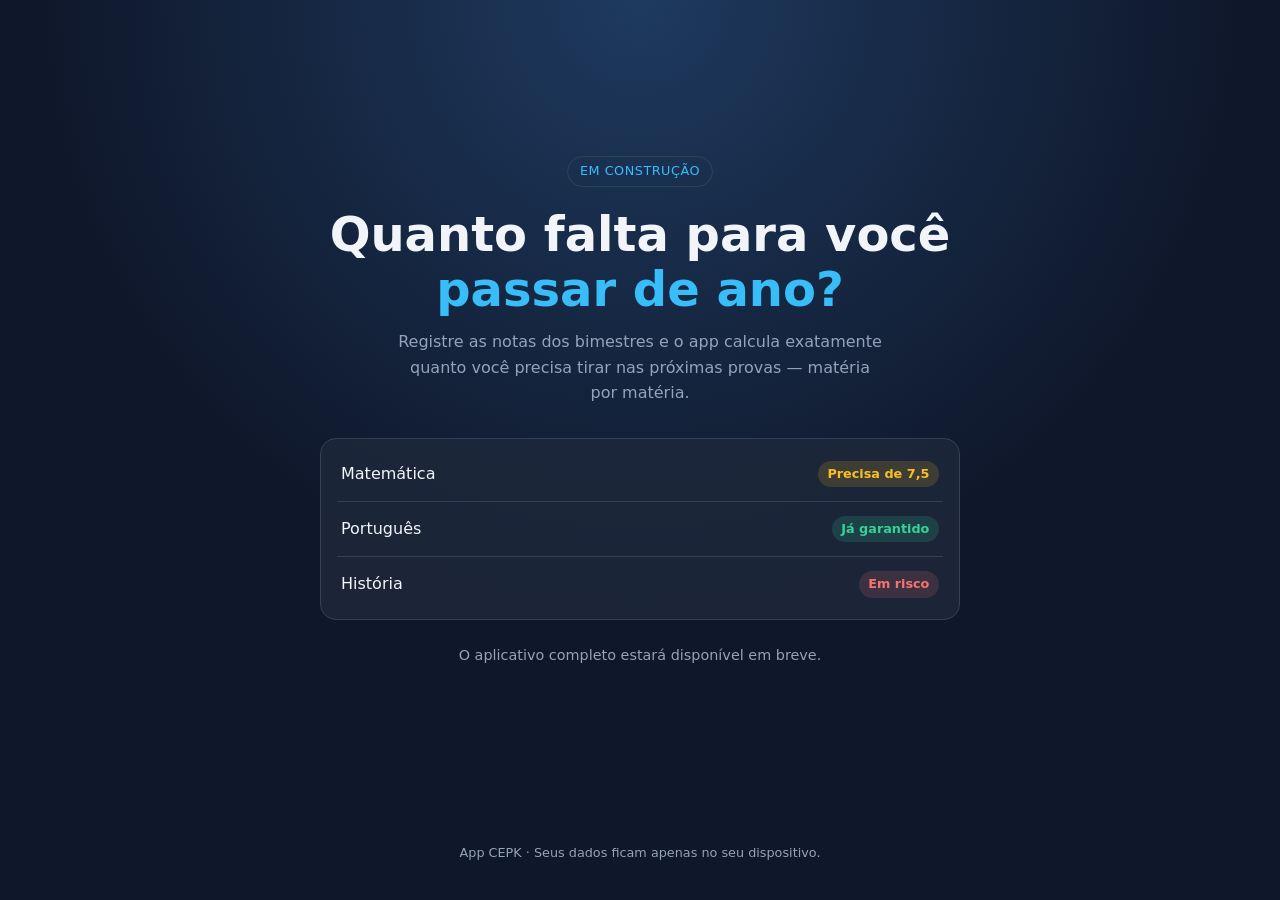
<file: index.html>
<!DOCTYPE html>
<html lang="pt-BR">
<head>
  <meta charset="UTF-8">
  <meta name="viewport" content="width=device-width, initial-scale=1.0">
  <meta name="description" content="Registre suas notas e descubra quanto precisa tirar para passar de ano.">
  <title>App CEPK — Calculadora de notas</title>
  <link rel="stylesheet" href="assets/styles.css">
</head>
<body>
  <main class="hero">
    <span class="badge">Em construção</span>
    <h1>Quanto falta para você <strong>passar de ano?</strong></h1>
    <p class="subtitle">
      Registre as notas dos bimestres e o app calcula exatamente quanto você
      precisa tirar nas próximas provas — matéria por matéria.
    </p>

    <section class="preview" aria-label="Prévia do app">
      <div class="preview-row">
        <span>Matemática</span>
        <span class="status status-risk">Precisa de 7,5</span>
      </div>
      <div class="preview-row">
        <span>Português</span>
        <span class="status status-safe">Já garantido</span>
      </div>
      <div class="preview-row">
        <span>História</span>
        <span class="status status-critical">Em risco</span>
      </div>
    </section>

    <p class="note">O aplicativo completo estará disponível em breve.</p>
  </main>

  <footer>
    <p>App CEPK · Seus dados ficam apenas no seu dispositivo.</p>
  </footer>

  <script type="module" src="src/main.js"></script>
</body>
</html>
</file>
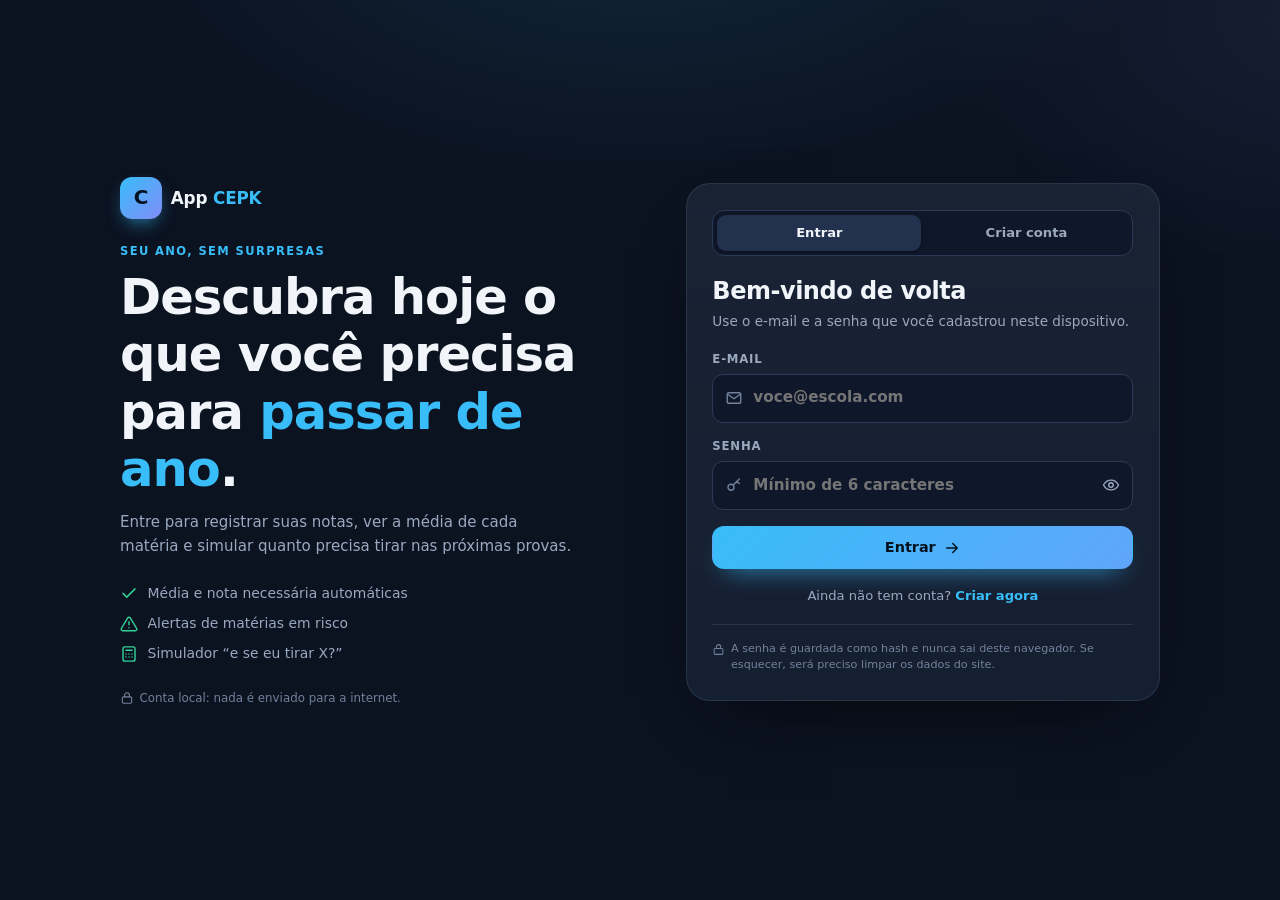
<file: app-cepk.html>
<!DOCTYPE html>
<html lang="pt-BR">
<head>
  <meta charset="UTF-8">
  <meta name="viewport" content="width=device-width, initial-scale=1.0, viewport-fit=cover">
  <meta name="description" content="Registre suas notas e descubra quanto precisa tirar para passar de ano — matéria por matéria.">
  <meta name="theme-color" content="#0f172a">
  <title>App CEPK — Calculadora de notas</title>
  <style>
/* ================================================================== */
/* App CEPK — estilos                                                  */
/* ================================================================== */

:root {
  --bg: #0b1220;
  --bg-2: #0f172a;
  --surface: #162033;
  --surface-2: #1b2840;
  --surface-3: #22314d;
  --border: #2b3b57;
  --border-soft: rgba(148, 163, 184, 0.16);
  --text: #f1f5f9;
  --muted: #9aa9c0;
  --muted-2: #71829c;
  --accent: #38bdf8;
  --accent-2: #818cf8;
  --accent-ink: #04121f;
  --safe: #34d399;
  --attention: #fbbf24;
  --risk: #fb923c;
  --critical: #f87171;
  --empty: #94a3b8;
  --radius: 18px;
  --radius-sm: 12px;
  --shadow: 0 18px 40px -28px rgba(0, 0, 0, 0.9);
  --max: 980px;
  --tabbar-h: 70px;
}

* {
  box-sizing: border-box;
}

[hidden] {
  display: none !important;
}

html {
  scroll-behavior: smooth;
  -webkit-text-size-adjust: 100%;
}

body {
  margin: 0;
  min-height: 100vh;
  min-height: 100dvh;
  background:
    radial-gradient(900px 500px at 50% -12%, rgba(56, 189, 248, 0.13), transparent 60%),
    radial-gradient(700px 420px at 105% 2%, rgba(129, 140, 248, 0.1), transparent 60%),
    var(--bg);
  background-attachment: fixed;
  color: var(--text);
  font-family: system-ui, -apple-system, "Segoe UI", Roboto, "Helvetica Neue", Arial, sans-serif;
  line-height: 1.55;
  -webkit-font-smoothing: antialiased;
}

h1,
h2,
h3,
h4,
p {
  margin: 0;
}

h1,
h2,
h3 {
  line-height: 1.15;
  letter-spacing: -0.02em;
}

button,
input,
select,
textarea {
  font: inherit;
  color: inherit;
}

button {
  cursor: pointer;
}

a {
  color: var(--accent);
}

img,
svg {
  display: block;
}

:focus-visible {
  outline: 2px solid var(--accent);
  outline-offset: 2px;
}

.icon {
  width: 20px;
  height: 20px;
  flex: 0 0 auto;
}

code {
  padding: 0.1rem 0.35rem;
  border-radius: 5px;
  background: rgba(148, 163, 184, 0.12);
  font-size: 0.85em;
}

/* ------------------------------------------------------------------ */
/* Marca e navegação                                                   */
/* ------------------------------------------------------------------ */

.app {
  min-height: 100vh;
  min-height: 100dvh;
}

.noscript {
  max-width: 540px;
  margin: 3rem auto;
  padding: 1.2rem;
  border: 1px solid rgba(251, 191, 36, 0.35);
  border-radius: var(--radius-sm);
  background: rgba(251, 191, 36, 0.08);
  color: #fde68a;
  text-align: center;
}

.noscript strong {
  display: block;
  margin-bottom: 0.25rem;
  color: #fef3c7;
}

.noscript p {
  color: #d6c690;
  font-size: 0.85rem;
}

.topbar {
  position: sticky;
  top: 0;
  z-index: 50;
  display: flex;
  align-items: center;
  gap: 1rem;
  padding: 0.75rem max(1rem, calc((100vw - 1180px) / 2));
  background: rgba(11, 18, 32, 0.82);
  border-bottom: 1px solid var(--border-soft);
  backdrop-filter: blur(16px);
  -webkit-backdrop-filter: blur(16px);
}

.brand {
  display: inline-flex;
  align-items: center;
  gap: 0.55rem;
  color: var(--text);
  text-decoration: none;
  font-weight: 600;
  letter-spacing: -0.01em;
  white-space: nowrap;
}

.brand__mark {
  display: grid;
  place-items: center;
  width: 34px;
  height: 34px;
  border-radius: 10px;
  background: linear-gradient(135deg, var(--accent), var(--accent-2));
  color: var(--accent-ink);
  font-size: 1.05rem;
  font-weight: 900;
  box-shadow: 0 8px 20px -8px rgba(56, 189, 248, 0.9);
}

.brand__text strong {
  color: var(--accent);
}

.brand--lg .brand__mark {
  width: 42px;
  height: 42px;
  border-radius: 12px;
  font-size: 1.25rem;
}

.brand--lg {
  font-size: 1.05rem;
}

.topnav {
  display: flex;
  align-items: center;
  gap: 0.2rem;
  margin-inline: auto;
}

.topnav__link {
  display: inline-flex;
  align-items: center;
  gap: 0.45rem;
  padding: 0.5rem 0.8rem;
  border-radius: 10px;
  color: var(--muted);
  text-decoration: none;
  font-size: 0.85rem;
  font-weight: 600;
  transition: background 0.15s ease, color 0.15s ease;
}

.topnav__link .icon {
  width: 17px;
  height: 17px;
}

.topnav__link:hover {
  color: var(--text);
  background: var(--surface);
}

.topnav__link.is-active {
  color: var(--accent);
  background: rgba(56, 189, 248, 0.1);
}

.topbar__meta {
  display: flex;
  align-items: center;
  gap: 0.5rem;
  margin-left: auto;
}

.student-chip {
  display: inline-flex;
  align-items: center;
  gap: 0.4rem;
  padding: 0.35rem 0.65rem;
  border: 1px solid var(--border-soft);
  border-radius: 999px;
  background: var(--surface);
  color: var(--muted);
  font-size: 0.8rem;
  max-width: 220px;
}

.student-chip .icon {
  width: 16px;
  height: 16px;
}

.student-chip span {
  overflow: hidden;
  text-overflow: ellipsis;
  white-space: nowrap;
}

.student-chip small {
  padding-left: 0.45rem;
  border-left: 1px solid var(--border);
  color: var(--muted-2);
  font-size: 0.7rem;
  white-space: nowrap;
}

.topbar .icon-btn {
  background: transparent;
}

.tabbar {
  position: fixed;
  left: 0;
  right: 0;
  bottom: 0;
  z-index: 60;
  display: grid;
  grid-template-columns: repeat(4, 1fr);
  gap: 0.15rem;
  padding: 0.35rem 0.5rem calc(0.35rem + env(safe-area-inset-bottom));
  background: rgba(11, 18, 32, 0.94);
  border-top: 1px solid var(--border-soft);
  backdrop-filter: blur(16px);
  -webkit-backdrop-filter: blur(16px);
}

.tablink {
  display: flex;
  flex-direction: column;
  align-items: center;
  gap: 0.1rem;
  padding: 0.45rem 0.2rem;
  border-radius: 10px;
  color: var(--muted);
  text-decoration: none;
  font-size: 0.66rem;
  font-weight: 650;
}

.tablink .icon {
  width: 22px;
  height: 22px;
}

.tablink.is-active {
  color: var(--accent);
  background: rgba(56, 189, 248, 0.09);
}

/* ------------------------------------------------------------------ */
/* Layout                                                              */
/* ------------------------------------------------------------------ */

.view {
  width: 100%;
  max-width: var(--max);
  margin: 0 auto;
  padding: 1.5rem 1rem calc(var(--tabbar-h) + 2rem + env(safe-area-inset-bottom));
  outline: none;
}

.page-head {
  display: flex;
  align-items: flex-start;
  justify-content: space-between;
  gap: 1rem;
  margin-bottom: 1.4rem;
}

.page-head h1 {
  margin: 0.2rem 0 0.4rem;
  font-size: clamp(1.7rem, 5.5vw, 2.45rem);
  font-weight: 750;
}

.page-sub {
  max-width: 62ch;
  color: var(--muted);
  font-size: 0.92rem;
}

.eyebrow {
  color: var(--accent);
  font-size: 0.7rem;
  font-weight: 750;
  letter-spacing: 0.11em;
  text-transform: uppercase;
}

.section-head {
  display: flex;
  align-items: center;
  justify-content: space-between;
  gap: 1rem;
  margin: 1.8rem 0 0.8rem;
}

.section-head h2 {
  font-size: 1.15rem;
}

.hint {
  color: var(--muted-2);
  font-size: 0.78rem;
  line-height: 1.5;
}

.hint .icon {
  display: inline-block;
  width: 14px;
  height: 14px;
  vertical-align: -2px;
  margin-right: 0.2rem;
}

.form-error {
  margin-top: 1rem;
  padding: 0.65rem 0.8rem;
  border: 1px solid rgba(248, 113, 113, 0.35);
  border-radius: 10px;
  background: rgba(248, 113, 113, 0.1);
  color: #fca5a5;
  font-size: 0.83rem;
}

.banner {
  display: flex;
  gap: 0.7rem;
  margin-bottom: 1rem;
  padding: 0.85rem 1rem;
  border: 1px solid rgba(251, 191, 36, 0.35);
  border-radius: var(--radius-sm);
  background: rgba(251, 191, 36, 0.08);
  color: #fde68a;
  font-size: 0.82rem;
}

.banner .icon {
  width: 19px;
  height: 19px;
  flex: 0 0 auto;
  margin-top: 0.1rem;
}

.banner strong {
  display: block;
  color: #fef3c7;
}

.banner p {
  margin-top: 0.1rem;
  color: #d6c690;
}

/* ------------------------------------------------------------------ */
/* Botões, campos e pílulas                                            */
/* ------------------------------------------------------------------ */

.btn {
  display: inline-flex;
  align-items: center;
  justify-content: center;
  gap: 0.45rem;
  padding: 0.7rem 1rem;
  border: 1px solid transparent;
  border-radius: 12px;
  font-size: 0.9rem;
  font-weight: 650;
  line-height: 1.2;
  text-decoration: none;
  white-space: nowrap;
  transition: transform 0.15s ease, background 0.15s ease, border-color 0.15s ease,
    filter 0.15s ease;
}

.btn .icon {
  width: 18px;
  height: 18px;
}

.btn--primary {
  background: linear-gradient(135deg, var(--accent), #60a5fa);
  color: var(--accent-ink);
  box-shadow: 0 12px 26px -14px rgba(56, 189, 248, 0.95);
}

.btn--primary:hover {
  filter: brightness(1.07);
  transform: translateY(-1px);
}

.btn--ghost {
  background: var(--surface);
  border-color: var(--border);
  color: var(--text);
}

.btn--ghost:hover {
  background: var(--surface-2);
  border-color: #3d5375;
}

.btn--danger {
  background: rgba(248, 113, 113, 0.12);
  border-color: rgba(248, 113, 113, 0.4);
  color: #fca5a5;
}

.btn--danger:hover {
  background: rgba(248, 113, 113, 0.2);
}

.btn--small {
  padding: 0.45rem 0.7rem;
  border-radius: 9px;
  font-size: 0.8rem;
}

.btn:disabled {
  opacity: 0.45;
  cursor: not-allowed;
  transform: none;
}

.link-btn {
  display: inline-flex;
  align-items: center;
  gap: 0.3rem;
  padding: 0;
  border: 0;
  background: none;
  color: var(--accent);
  font-size: 0.85rem;
  font-weight: 650;
  text-decoration: none;
}

.link-btn:hover {
  text-decoration: underline;
}

.link-btn .icon {
  width: 15px;
  height: 15px;
}

.icon-btn {
  display: inline-grid;
  place-items: center;
  width: 38px;
  height: 38px;
  flex: 0 0 auto;
  border: 1px solid var(--border);
  border-radius: 10px;
  background: var(--surface);
  color: var(--muted);
  transition: background 0.15s ease, color 0.15s ease, border-color 0.15s ease;
}

.icon-btn .icon {
  width: 18px;
  height: 18px;
}

.icon-btn:hover {
  border-color: #3d5375;
  background: var(--surface-2);
  color: var(--text);
}

.icon-btn--danger:hover {
  border-color: rgba(248, 113, 113, 0.4);
  background: rgba(248, 113, 113, 0.1);
  color: var(--critical);
}

.icon-btn:disabled {
  opacity: 0.32;
  cursor: not-allowed;
}

.field {
  display: grid;
  gap: 0.38rem;
  color: var(--muted);
  font-size: 0.85rem;
}

.field > span,
.field__label {
  color: var(--muted);
  font-size: 0.73rem;
  font-weight: 700;
  letter-spacing: 0.07em;
  text-transform: uppercase;
}

.field input,
.field select {
  width: 100%;
  padding: 0.68rem 0.8rem;
  border: 1px solid var(--border);
  border-radius: 11px;
  background: var(--bg-2);
  color: var(--text);
  font-size: 0.95rem;
}

.field input:focus,
.field select:focus {
  border-color: var(--accent);
  outline: none;
  box-shadow: 0 0 0 3px rgba(56, 189, 248, 0.14);
}

.field small {
  color: var(--muted-2);
  font-size: 0.74rem;
}

.field--inline {
  display: flex;
  align-items: center;
  justify-content: space-between;
  gap: 1rem;
  padding: 0.8rem 1rem;
  border: 1px solid var(--border);
  border-radius: 12px;
  background: var(--surface-2);
}

.field__control {
  display: flex;
  align-items: center;
  gap: 0.35rem;
}

.field__control input {
  width: 5rem;
  padding: 0.45rem 0.5rem;
  text-align: center;
  font-weight: 750;
}

.field__suffix {
  color: var(--muted);
  font-size: 0.85rem;
}

.field-grid {
  display: grid;
  grid-template-columns: repeat(2, minmax(0, 1fr));
  gap: 1rem;
}

.field-group {
  margin: 1.2rem 0 0;
  padding: 0;
  border: 0;
}

.field-group legend {
  margin-bottom: 0.5rem;
  padding: 0;
  color: var(--muted);
  font-size: 0.73rem;
  font-weight: 700;
  letter-spacing: 0.07em;
  text-transform: uppercase;
}

.search {
  position: relative;
  display: flex;
  align-items: center;
  flex: 1;
  min-width: 0;
}

.search .icon {
  position: absolute;
  left: 0.8rem;
  width: 18px;
  height: 18px;
  color: var(--muted-2);
  pointer-events: none;
}

.search input {
  width: 100%;
  padding: 0.7rem 0.9rem 0.7rem 2.5rem;
  border: 1px solid var(--border);
  border-radius: 12px;
  background: var(--surface);
  color: var(--text);
}

.search input:focus {
  border-color: var(--accent);
  outline: none;
  box-shadow: 0 0 0 3px rgba(56, 189, 248, 0.14);
}

.pill {
  display: inline-flex;
  align-items: center;
  gap: 0.3rem;
  padding: 0.22rem 0.55rem;
  border: 1px solid transparent;
  border-radius: 999px;
  font-size: 0.69rem;
  font-weight: 750;
  letter-spacing: 0.01em;
  white-space: nowrap;
}

.pill--safe {
  border-color: rgba(52, 211, 153, 0.3);
  background: rgba(52, 211, 153, 0.12);
  color: var(--safe);
}

.pill--attention {
  border-color: rgba(251, 191, 36, 0.3);
  background: rgba(251, 191, 36, 0.12);
  color: var(--attention);
}

.pill--risk {
  border-color: rgba(251, 146, 60, 0.32);
  background: rgba(251, 146, 60, 0.12);
  color: var(--risk);
}

.pill--critical {
  border-color: rgba(248, 113, 113, 0.32);
  background: rgba(248, 113, 113, 0.12);
  color: var(--critical);
}

.pill--empty {
  border-color: var(--border);
  background: rgba(148, 163, 184, 0.08);
  color: var(--muted);
}

.flag {
  display: inline-flex;
  align-items: center;
  padding: 0.12rem 0.4rem;
  border-radius: 5px;
  background: rgba(148, 163, 184, 0.1);
  color: var(--muted);
  font-size: 0.6rem;
  font-weight: 750;
  letter-spacing: 0.07em;
  text-transform: uppercase;
  white-space: nowrap;
}

.flag--warn {
  background: rgba(251, 191, 36, 0.12);
  color: var(--attention);
}

.chip {
  display: inline-flex;
  align-items: center;
  gap: 0.4rem;
  padding: 0.42rem 0.7rem;
  border: 1px solid var(--border);
  border-radius: 999px;
  background: var(--surface);
  color: var(--text);
  font-size: 0.78rem;
  font-weight: 600;
  text-decoration: none;
}

.chip small {
  color: var(--muted);
  font-size: 0.68rem;
  font-weight: 500;
}

.chip--muted {
  background: rgba(148, 163, 184, 0.07);
  color: var(--muted);
  font-size: 0.72rem;
  font-weight: 550;
}

.chip--attention {
  border-color: rgba(251, 191, 36, 0.3);
  background: rgba(251, 191, 36, 0.08);
}

.chip--risk {
  border-color: rgba(251, 146, 60, 0.32);
  background: rgba(251, 146, 60, 0.08);
}

.chip--critical {
  border-color: rgba(248, 113, 113, 0.32);
  background: rgba(248, 113, 113, 0.08);
}

.chip:hover {
  border-color: var(--accent);
}

.meter {
  position: relative;
  height: 8px;
  border-radius: 999px;
  background: #0a1424;
}

.meter > span {
  position: absolute;
  inset: 0 auto 0 0;
  border-radius: 999px;
  background: linear-gradient(90deg, var(--accent), var(--safe));
  transition: width 0.3s ease;
}

.meter > i,
.meter__target {
  position: absolute;
  top: -4px;
  width: 2px;
  height: 16px;
  border-radius: 2px;
  background: #e2e8f0;
  opacity: 0.75;
}

.meter--hero {
  height: 10px;
}

.meter--hero > span {
  background: linear-gradient(90deg, var(--accent), #818cf8 55%, var(--safe));
}

.meter-legend {
  display: flex;
  justify-content: space-between;
  margin-top: 0.35rem;
  color: var(--muted-2);
  font-size: 0.64rem;
}

/* ------------------------------------------------------------------ */
/* Aviso de falha ao carregar (file://)                                */
/* ------------------------------------------------------------------ */

.boot-help {
  min-height: 100vh;
  min-height: 100dvh;
  display: grid;
  place-items: center;
  padding: 1.5rem 1rem 2.5rem;
}

.boot-help__card {
  width: 100%;
  max-width: 560px;
  padding: 1.6rem;
  border: 1px solid var(--border-soft);
  border-radius: 20px;
  background: var(--surface);
  box-shadow: 0 30px 70px -40px rgba(0, 0, 0, 0.95);
}

.boot-help__card .brand {
  margin-bottom: 1.1rem;
}

.boot-help__card h1 {
  margin-bottom: 0.6rem;
  font-size: 1.5rem;
}

.boot-help__card p {
  margin-bottom: 0.7rem;
  color: var(--muted);
  font-size: 0.88rem;
  line-height: 1.6;
}

.boot-help__card strong {
  color: var(--text);
}

.boot-help__label {
  margin-bottom: 0.25rem !important;
  color: var(--muted-2) !important;
  font-size: 0.72rem !important;
  font-weight: 750;
  letter-spacing: 0.06em;
  text-transform: uppercase;
}

.boot-help__card pre {
  margin: 0.4rem 0 0.9rem;
  padding: 0.7rem 0.8rem;
  overflow-x: auto;
  border: 1px solid var(--border);
  border-radius: 10px;
  background: var(--bg-2);
  color: var(--accent);
  font-size: 0.85rem;
}

.boot-help__card a {
  color: var(--accent);
  text-decoration: underline;
}

/* ------------------------------------------------------------------ */
/* Entrar / criar conta                                                */
/* ------------------------------------------------------------------ */

.auth {
  min-height: 100vh;
  min-height: 100dvh;
  display: flex;
  align-items: center;
  padding: 2rem 1rem 3rem;
}

body.is-auth .toasts {
  bottom: calc(0.9rem + env(safe-area-inset-bottom));
}

.auth__inner {
  width: 100%;
  max-width: 1040px;
  margin: 0 auto;
  display: grid;
  grid-template-columns: 1.05fr 0.95fr;
  gap: 2.6rem;
  align-items: center;
}

.auth__intro .brand {
  margin-bottom: 1.5rem;
}

.auth__kicker {
  color: var(--accent);
  font-size: 0.72rem;
  font-weight: 750;
  letter-spacing: 0.12em;
  text-transform: uppercase;
}

.auth__intro h1 {
  margin: 0.55rem 0 0.8rem;
  font-size: clamp(2rem, 4.2vw, 3.1rem);
  font-weight: 780;
}

.auth__intro h1 strong {
  color: var(--accent);
}

.auth__sub {
  max-width: 48ch;
  color: var(--muted);
  font-size: 0.94rem;
  line-height: 1.6;
}

.auth__benefits {
  display: grid;
  gap: 0.55rem;
  margin: 1.5rem 0;
  padding: 0;
  list-style: none;
}

.auth__benefits li {
  display: flex;
  align-items: center;
  gap: 0.6rem;
  color: var(--muted);
  font-size: 0.87rem;
}

.auth__benefits .icon {
  width: 18px;
  height: 18px;
  flex: 0 0 auto;
  color: var(--safe);
}

.auth__privacy {
  display: flex;
  align-items: center;
  gap: 0.35rem;
  color: var(--muted-2);
  font-size: 0.74rem;
}

.auth__privacy .icon {
  width: 14px;
  height: 14px;
  flex: 0 0 auto;
}

.auth__card {
  padding: 1.6rem;
  border: 1px solid var(--border-soft);
  border-radius: 24px;
  background: linear-gradient(180deg, rgba(30, 41, 59, 0.74), rgba(22, 32, 51, 0.94));
  box-shadow: 0 30px 70px -40px rgba(0, 0, 0, 0.95);
}

.auth__tabs {
  display: grid;
  grid-template-columns: repeat(2, minmax(0, 1fr));
  gap: 0.2rem;
  margin-bottom: 1.35rem;
  padding: 0.25rem;
  border: 1px solid var(--border);
  border-radius: 12px;
  background: var(--bg-2);
}

.auth__tabs button {
  padding: 0.5rem 0.6rem;
  border: 0;
  border-radius: 9px;
  background: transparent;
  color: var(--muted);
  font-size: 0.82rem;
  font-weight: 650;
}

.auth__tabs button.is-active {
  background: var(--surface-3);
  color: var(--text);
  box-shadow: 0 1px 4px rgba(0, 0, 0, 0.3);
}

.auth__card h2 {
  font-size: 1.5rem;
}

.auth__hint {
  margin: 0.35rem 0 1.15rem;
  color: var(--muted);
  font-size: 0.85rem;
  line-height: 1.5;
}

.auth__card .field {
  margin-bottom: 0.9rem;
}

.auth__error {
  margin: 0 0 0.85rem;
}

.auth__submit {
  width: 100%;
  margin-top: 0.15rem;
}

.auth__submit.is-busy {
  opacity: 0.75;
  cursor: progress;
}

.auth__switch {
  margin-top: 1.1rem;
  color: var(--muted);
  font-size: 0.82rem;
  text-align: center;
}

.auth__switch .link-btn {
  font-size: 0.82rem;
}

.auth__note {
  display: flex;
  gap: 0.35rem;
  margin-top: 1.1rem;
  padding-top: 0.95rem;
  border-top: 1px solid var(--border-soft);
  color: var(--muted-2);
  font-size: 0.7rem;
  line-height: 1.5;
}

.auth__note .icon {
  width: 13px;
  height: 13px;
  flex: 0 0 auto;
  margin-top: 0.15rem;
}

.auth__banner {
  margin-bottom: 1rem;
}

/* Campo com ícone e botão de mostrar senha */
.input-icon {
  position: relative;
  display: block;
}

.input-icon > .icon {
  position: absolute;
  left: 0.8rem;
  top: 50%;
  width: 18px;
  height: 18px;
  color: var(--muted-2);
  transform: translateY(-50%);
  pointer-events: none;
}

.input-icon input {
  width: 100%;
  padding: 0.72rem 0.8rem 0.72rem 2.5rem;
  border: 1px solid var(--border);
  border-radius: 11px;
  background: var(--bg-2);
  color: var(--text);
  font-size: 0.95rem;
}

.input-icon input:focus {
  border-color: var(--accent);
  outline: none;
  box-shadow: 0 0 0 3px rgba(56, 189, 248, 0.14);
}

.input-icon--password input {
  padding-right: 3rem;
}

.password-toggle {
  position: absolute;
  right: 0.3rem;
  top: 50%;
  display: grid;
  place-items: center;
  width: 36px;
  height: 36px;
  border: 0;
  border-radius: 8px;
  background: transparent;
  color: var(--muted);
  transform: translateY(-50%);
}

.password-toggle:hover {
  background: var(--surface-3);
  color: var(--text);
}

.password-toggle .icon {
  width: 18px;
  height: 18px;
}

/* ------------------------------------------------------------------ */
/* Onboarding                                                          */
/* ------------------------------------------------------------------ */

.onboarding {
  min-height: 100vh;
  min-height: 100dvh;
  display: flex;
  align-items: center;
  padding: 2rem 1rem 3rem;
}

.onboarding__inner {
  width: 100%;
  max-width: 720px;
  margin: 0 auto;
}

.onboarding__header {
  max-width: 620px;
  margin: 0 auto;
  text-align: center;
}

.onboarding__header .brand {
  justify-content: center;
  margin-bottom: 1.4rem;
}

.onboarding__kicker {
  color: var(--accent);
  font-size: 0.72rem;
  font-weight: 750;
  letter-spacing: 0.12em;
  text-transform: uppercase;
}

.onboarding__header h1 {
  margin: 0.5rem 0 0.7rem;
  font-size: clamp(1.8rem, 6vw, 2.8rem);
  font-weight: 780;
}

.onboarding__header h1 strong {
  color: var(--accent);
}

.onboarding__sub {
  color: var(--muted);
  font-size: 0.92rem;
}

.onboarding__card {
  margin-top: 1.8rem;
  padding: 1.4rem;
  border: 1px solid var(--border-soft);
  border-radius: 24px;
  background: linear-gradient(180deg, rgba(30, 41, 59, 0.72), rgba(22, 32, 51, 0.92));
  box-shadow: 0 30px 70px -40px rgba(0, 0, 0, 0.95);
}

.steps {
  display: flex;
  gap: 0.5rem;
  margin: 0 0 1.4rem;
  padding: 0;
  list-style: none;
}

.step {
  flex: 1;
  display: flex;
  align-items: center;
  gap: 0.4rem;
  min-width: 0;
  color: var(--muted-2);
  font-size: 0.72rem;
  font-weight: 600;
}

.step__mark {
  display: grid;
  place-items: center;
  width: 26px;
  height: 26px;
  flex: 0 0 auto;
  border: 1px solid var(--border);
  border-radius: 50%;
  font-size: 0.72rem;
  font-weight: 750;
}

.step__mark .icon {
  width: 14px;
  height: 14px;
}

.step.is-current {
  color: var(--text);
}

.step.is-current .step__mark {
  border-color: var(--accent);
  color: var(--accent);
  box-shadow: 0 0 0 3px rgba(56, 189, 248, 0.12);
}

.step.is-done .step__mark {
  border-color: rgba(52, 211, 153, 0.4);
  background: rgba(52, 211, 153, 0.14);
  color: var(--safe);
}

.onboarding__step h2 {
  margin: 0.35rem 0 0.4rem;
  font-size: 1.4rem;
}

.step__sub {
  margin-bottom: 1.2rem;
  color: var(--muted);
  font-size: 0.88rem;
}

.onboarding__step .field + .field-group,
.onboarding__step .field-group + .field {
  margin-top: 1.2rem;
}

.option-grid {
  display: grid;
  grid-template-columns: repeat(2, minmax(0, 1fr));
  gap: 0.6rem;
}

.option-grid--3 {
  grid-template-columns: repeat(3, minmax(0, 1fr));
}

.option {
  position: relative;
  display: flex;
  flex-direction: column;
  gap: 0.15rem;
  padding: 0.8rem 0.9rem;
  border: 1px solid var(--border);
  border-radius: 12px;
  background: var(--surface-2);
  cursor: pointer;
  transition: border-color 0.15s ease, background 0.15s ease, transform 0.15s ease;
}

.option:hover {
  border-color: #40577a;
  transform: translateY(-1px);
}

.option input {
  position: absolute;
  inset: 0;
  width: 100%;
  height: 100%;
  opacity: 0;
  cursor: pointer;
}

.option:has(input:focus-visible) {
  outline: 2px solid var(--accent);
  outline-offset: 2px;
}

.option.is-selected {
  border-color: var(--accent);
  background: rgba(56, 189, 248, 0.1);
  box-shadow: inset 0 0 0 1px rgba(56, 189, 248, 0.25);
}

.option__title {
  color: var(--text);
  font-size: 0.88rem;
  font-weight: 650;
}

.option__hint {
  color: var(--muted-2);
  font-size: 0.72rem;
  line-height: 1.4;
}

.preview-periods {
  display: flex;
  flex-wrap: wrap;
  gap: 0.4rem;
  margin-top: 1rem;
}

.subject-picker {
  display: flex;
  flex-wrap: wrap;
  gap: 0.5rem;
}

.subject-groups {
  display: grid;
  gap: 1rem;
}

.subject-group {
  margin: 0;
  padding: 0;
  border: 0;
}

.subject-group legend {
  margin-bottom: 0.45rem;
  padding: 0;
  color: var(--muted-2);
  font-size: 0.68rem;
  font-weight: 750;
  letter-spacing: 0.08em;
  text-transform: uppercase;
}

.check-chip {
  position: relative;
  display: inline-flex;
  align-items: center;
  gap: 0.4rem;
  padding: 0.5rem 0.75rem;
  border: 1px solid var(--border);
  border-radius: 999px;
  background: var(--surface-2);
  color: var(--muted);
  font-size: 0.83rem;
  cursor: pointer;
  transition: border-color 0.15s ease, background 0.15s ease, color 0.15s ease;
}

.check-chip input {
  position: absolute;
  opacity: 0;
  width: 1px;
  height: 1px;
}

.check-chip::before {
  content: "+";
  display: grid;
  place-items: center;
  width: 16px;
  height: 16px;
  border-radius: 50%;
  background: rgba(148, 163, 184, 0.12);
  color: var(--muted-2);
  font-size: 0.7rem;
  font-weight: 800;
}

.check-chip.is-checked {
  border-color: rgba(56, 189, 248, 0.55);
  background: rgba(56, 189, 248, 0.12);
  color: var(--text);
}

.check-chip.is-checked::before {
  content: "✓";
  background: var(--accent);
  color: var(--accent-ink);
}

.check-chip:has(input:focus-visible) {
  outline: 2px solid var(--accent);
  outline-offset: 2px;
}

.picker-actions {
  display: flex;
  align-items: center;
  gap: 1rem;
  margin-top: 0.8rem;
}

.picker-count {
  margin-left: auto;
  color: var(--muted-2);
  font-size: 0.75rem;
}

.inline-add {
  display: flex;
  gap: 0.5rem;
  margin-top: 1rem;
}

.inline-add input {
  flex: 1;
  min-width: 0;
  padding: 0.65rem 0.8rem;
  border: 1px solid var(--border);
  border-radius: 11px;
  background: var(--bg-2);
  color: var(--text);
}

.inline-add input:focus {
  border-color: var(--accent);
  outline: none;
  box-shadow: 0 0 0 3px rgba(56, 189, 248, 0.14);
}

.onboarding__actions {
  display: flex;
  align-items: center;
  justify-content: space-between;
  gap: 1rem;
  margin-top: 1.6rem;
  padding-top: 1.2rem;
  border-top: 1px solid var(--border-soft);
}

.onboarding__step-hint {
  color: var(--muted-2);
  font-size: 0.75rem;
}

.onboarding__privacy {
  margin-top: 1.2rem;
  text-align: center;
  color: var(--muted-2);
  font-size: 0.74rem;
}

.onboarding__privacy .icon {
  display: inline-block;
  width: 14px;
  height: 14px;
  vertical-align: -2px;
  margin-right: 0.2rem;
}

/* ------------------------------------------------------------------ */
/* Dashboard                                                           */
/* ------------------------------------------------------------------ */

.hero-card {
  display: grid;
  grid-template-columns: 1.45fr 1fr;
  gap: 1.4rem;
  padding: 1.4rem;
  border: 1px solid rgba(56, 189, 248, 0.18);
  border-radius: 22px;
  background:
    radial-gradient(500px 260px at 0% 0%, rgba(56, 189, 248, 0.14), transparent 70%),
    linear-gradient(145deg, rgba(30, 41, 59, 0.9), rgba(18, 28, 46, 0.95));
  box-shadow: 0 26px 60px -40px rgba(56, 189, 248, 0.5);
}

.hero-card__content {
  min-width: 0;
}

.hero-card__label {
  color: var(--muted);
  font-size: 0.72rem;
  font-weight: 700;
  letter-spacing: 0.09em;
  text-transform: uppercase;
}

.hero-card__value {
  margin: 0.25rem 0 0.1rem;
  font-size: clamp(3rem, 10vw, 4.4rem);
  font-weight: 800;
  line-height: 1;
  letter-spacing: -0.05em;
}

.hero-card__value small {
  margin-left: 0.25rem;
  color: var(--muted-2);
  font-size: 1rem;
  font-weight: 600;
  letter-spacing: 0;
}

.hero-card__hint {
  margin-bottom: 1.1rem;
  color: var(--muted);
  font-size: 0.82rem;
}

.hero-card__grid {
  display: grid;
  grid-template-columns: repeat(2, minmax(0, 1fr));
  gap: 0.55rem;
  align-content: center;
}

.mini-stat {
  display: flex;
  flex-direction: column;
  gap: 0.1rem;
  padding: 0.7rem 0.8rem;
  border: 1px solid var(--border-soft);
  border-radius: 12px;
  background: rgba(11, 18, 32, 0.4);
}

.mini-stat strong {
  font-size: 1.35rem;
  line-height: 1.1;
}

.mini-stat span {
  color: var(--muted-2);
  font-size: 0.66rem;
  font-weight: 650;
  letter-spacing: 0.05em;
  text-transform: uppercase;
}

.mini-stat--safe strong {
  color: var(--safe);
}

.mini-stat--attention strong {
  color: var(--attention);
}

.mini-stat--risk strong {
  color: var(--risk);
}

.mini-stat--critical strong {
  color: var(--critical);
}

.callout {
  display: flex;
  gap: 0.8rem;
  margin-top: 1rem;
  padding: 0.95rem 1rem;
  border: 1px solid var(--border);
  border-radius: 14px;
  background: var(--surface);
}

.callout__icon {
  display: grid;
  place-items: center;
  width: 34px;
  height: 34px;
  flex: 0 0 auto;
  border-radius: 10px;
  background: rgba(148, 163, 184, 0.12);
  color: var(--muted);
}

.callout__icon .icon {
  width: 18px;
  height: 18px;
}

.callout__body strong {
  display: block;
  font-size: 0.9rem;
}

.callout__body p {
  margin-top: 0.15rem;
  color: var(--muted);
  font-size: 0.8rem;
}

.callout--risk {
  border-color: rgba(251, 146, 60, 0.28);
  background: linear-gradient(135deg, rgba(251, 146, 60, 0.09), rgba(248, 113, 113, 0.05));
}

.callout--risk .callout__icon {
  background: rgba(251, 146, 60, 0.14);
  color: var(--risk);
}

.callout--safe {
  border-color: rgba(52, 211, 153, 0.24);
  background: rgba(52, 211, 153, 0.06);
}

.callout--safe .callout__icon {
  background: rgba(52, 211, 153, 0.14);
  color: var(--safe);
}

.alert-chips {
  display: flex;
  flex-wrap: wrap;
  gap: 0.4rem;
  margin-top: 0.7rem;
}

.alert-chips .chip small::before {
  content: "· ";
}

.accumulated-note {
  display: flex;
  align-items: flex-start;
  gap: 0.4rem;
  margin-top: 0.7rem;
  color: var(--attention);
  font-size: 0.76rem;
  line-height: 1.45;
}

.accumulated-note .icon {
  width: 15px;
  height: 15px;
  flex: 0 0 auto;
  margin-top: 0.1rem;
}

.empty-card {
  margin-top: 1rem;
  padding: 1.8rem 1.4rem;
  border: 1px dashed var(--border);
  border-radius: 18px;
  background: rgba(22, 32, 51, 0.5);
  text-align: center;
}

.empty-card__icon {
  display: inline-grid;
  place-items: center;
  width: 46px;
  height: 46px;
  margin-bottom: 0.6rem;
  border-radius: 14px;
  background: rgba(56, 189, 248, 0.12);
  color: var(--accent);
}

.empty-card__icon .icon {
  width: 24px;
  height: 24px;
}

.empty-card h2 {
  font-size: 1.2rem;
}

.empty-card p {
  max-width: 46ch;
  margin: 0.35rem auto 1rem;
  color: var(--muted);
  font-size: 0.86rem;
}

.subject-list {
  display: grid;
  gap: 0.6rem;
}

.subject-row {
  display: flex;
  align-items: center;
  justify-content: space-between;
  gap: 1rem;
  width: 100%;
  padding: 0.9rem 1rem;
  border: 1px solid var(--border-soft);
  border-left: 3px solid var(--status-color, var(--border));
  border-radius: 14px;
  background: var(--surface);
  color: var(--text);
  text-align: left;
  transition: transform 0.15s ease, border-color 0.15s ease, background 0.15s ease;
}

.subject-row[data-status="safe"] {
  --status-color: var(--safe);
}

.subject-row[data-status="attention"] {
  --status-color: var(--attention);
}

.subject-row[data-status="risk"] {
  --status-color: var(--risk);
}

.subject-row[data-status="critical"] {
  --status-color: var(--critical);
}

.subject-row[data-status="empty"] {
  --status-color: var(--border);
}

.subject-row:hover {
  transform: translateY(-1px);
  border-color: #3d5375;
  border-left-color: var(--status-color, var(--accent));
  background: var(--surface-2);
}

.subject-row__main {
  display: flex;
  flex-direction: column;
  gap: 0.45rem;
  min-width: 0;
}

.subject-row__line {
  display: flex;
  align-items: center;
  flex-wrap: wrap;
  gap: 0.45rem;
}

.subject-row__name {
  font-size: 1rem;
  font-weight: 700;
}

.subject-row__stats {
  display: flex;
  align-items: baseline;
  flex-wrap: wrap;
  gap: 0.25rem 1rem;
  color: var(--muted);
  font-size: 0.76rem;
}

.subject-row__stats strong {
  color: var(--text);
  font-size: 0.9rem;
}

.subject-row__needed {
  color: var(--muted);
}

.subject-row[data-status="attention"] .subject-row__needed {
  color: var(--attention);
}

.subject-row[data-status="risk"] .subject-row__needed {
  color: var(--risk);
}

.subject-row[data-status="critical"] .subject-row__needed {
  color: var(--critical);
}

.subject-row__dots {
  display: flex;
  flex-wrap: wrap;
  gap: 0.3rem;
}

.period-dot {
  display: inline-flex;
  align-items: center;
  justify-content: center;
  min-width: 1.55rem;
  height: 1.3rem;
  padding: 0 0.25rem;
  border: 1px solid var(--border);
  border-radius: 6px;
  background: rgba(148, 163, 184, 0.06);
  color: var(--muted-2);
  font-size: 0.61rem;
  font-weight: 700;
}

.period-dot--safe {
  border-color: rgba(52, 211, 153, 0.3);
  background: rgba(52, 211, 153, 0.11);
  color: var(--safe);
}

.period-dot--attention {
  border-color: rgba(251, 191, 36, 0.3);
  background: rgba(251, 191, 36, 0.1);
  color: var(--attention);
}

.period-dot--critical {
  border-color: rgba(248, 113, 113, 0.3);
  background: rgba(248, 113, 113, 0.1);
  color: var(--critical);
}

.period-dot--empty {
  color: var(--muted-2);
}

.subject-row__side {
  display: flex;
  align-items: center;
  gap: 0.7rem;
  flex: 0 0 auto;
}

.subject-row__arrow {
  color: var(--muted-2);
}

.subject-row__arrow .icon {
  width: 16px;
  height: 16px;
}

.quick-actions {
  display: grid;
  grid-template-columns: repeat(3, minmax(0, 1fr));
  gap: 0.6rem;
  margin-top: 1.4rem;
}

.quick-action {
  display: flex;
  align-items: center;
  gap: 0.7rem;
  padding: 0.8rem;
  border: 1px solid var(--border-soft);
  border-radius: 14px;
  background: var(--surface);
  color: var(--text);
  text-align: left;
  text-decoration: none;
  transition: background 0.15s ease, border-color 0.15s ease, transform 0.15s ease;
}

.quick-action:hover {
  border-color: #3d5375;
  background: var(--surface-2);
  transform: translateY(-1px);
}

.quick-action__icon {
  display: grid;
  place-items: center;
  width: 36px;
  height: 36px;
  flex: 0 0 auto;
  border-radius: 10px;
  background: rgba(56, 189, 248, 0.1);
  color: var(--accent);
}

.quick-action__icon .icon {
  width: 18px;
  height: 18px;
}

.quick-action strong {
  display: block;
  font-size: 0.82rem;
}

.quick-action small {
  display: block;
  color: var(--muted-2);
  font-size: 0.68rem;
}

.explainer {
  margin-top: 1.6rem;
  border: 1px solid var(--border-soft);
  border-radius: 14px;
  background: rgba(22, 32, 51, 0.55);
}

.explainer summary {
  padding: 0.8rem 1rem;
  color: var(--muted);
  font-size: 0.82rem;
  font-weight: 650;
  cursor: pointer;
  list-style-position: inside;
}

.explainer[open] summary {
  border-bottom: 1px solid var(--border-soft);
  color: var(--text);
}

.explainer__body {
  display: grid;
  gap: 0.5rem;
  padding: 0.9rem 1rem;
  color: var(--muted);
  font-size: 0.8rem;
}

.explainer__body strong {
  color: var(--text);
}

/* ------------------------------------------------------------------ */
/* Notas                                                               */
/* ------------------------------------------------------------------ */

.notes-toolbar {
  display: flex;
  align-items: center;
  gap: 0.6rem;
  margin-bottom: 1rem;
}

.notes-list {
  display: grid;
  gap: 0.75rem;
}

.subject-card {
  --status-color: var(--empty);
  border: 1px solid var(--border-soft);
  border-left: 3px solid var(--status-color);
  border-radius: var(--radius);
  background: var(--surface);
  overflow: hidden;
  transition: border-color 0.15s ease;
}

.subject-card[data-status="safe"] {
  --status-color: var(--safe);
}

.subject-card[data-status="attention"] {
  --status-color: var(--attention);
}

.subject-card[data-status="risk"] {
  --status-color: var(--risk);
}

.subject-card[data-status="critical"] {
  --status-color: var(--critical);
}

.subject-card.is-open {
  border-color: var(--border);
  border-left-color: var(--status-color);
}

.subject-card__head {
  display: flex;
  align-items: center;
  justify-content: space-between;
  gap: 0.8rem;
  width: 100%;
  padding: 0.9rem 1rem;
  border: 0;
  background: transparent;
  color: var(--text);
  text-align: left;
}

.subject-card__head:hover {
  background: rgba(148, 163, 184, 0.04);
}

.subject-card__identity {
  display: flex;
  align-items: center;
  flex-wrap: wrap;
  gap: 0.4rem;
  min-width: 0;
}

.subject-card__name {
  font-size: 1rem;
  font-weight: 700;
}

.subject-card__flags {
  display: inline-flex;
  flex-wrap: wrap;
  gap: 0.3rem;
}

.subject-card__summary {
  display: flex;
  align-items: center;
  gap: 0.7rem;
  flex: 0 0 auto;
}

.subject-card__avg {
  display: flex;
  flex-direction: column;
  align-items: flex-end;
  line-height: 1.1;
}

.subject-card__avg strong {
  font-size: 1.1rem;
}

.subject-card__avg small {
  color: var(--muted-2);
  font-size: 0.6rem;
  letter-spacing: 0.04em;
  text-transform: uppercase;
}

.chevron {
  color: var(--muted-2);
  transition: transform 0.2s ease;
}

.chevron .icon {
  width: 18px;
  height: 18px;
}

.subject-card.is-open .chevron {
  transform: rotate(180deg);
}

.subject-card__body {
  padding: 0 1rem 1.1rem;
  border-top: 1px solid var(--border-soft);
}

.subject-progress {
  display: grid;
  gap: 0.45rem;
  padding-top: 0.9rem;
}

.subject-card__needed {
  color: var(--muted);
  font-size: 0.78rem;
}

.subject-card[data-status="attention"] .subject-card__needed {
  color: var(--attention);
}

.subject-card[data-status="risk"] .subject-card__needed {
  color: var(--risk);
}

.subject-card[data-status="critical"] .subject-card__needed {
  color: var(--critical);
}

.period {
  margin-top: 0.85rem;
  padding: 0.85rem;
  border: 1px solid var(--border-soft);
  border-radius: 14px;
  background: rgba(11, 18, 32, 0.32);
}

.period__head {
  display: flex;
  align-items: center;
  justify-content: space-between;
  flex-wrap: wrap;
  gap: 0.5rem;
}

.period__title {
  display: flex;
  align-items: center;
  gap: 0.45rem;
}

.period__title h3 {
  font-size: 0.9rem;
  font-weight: 650;
}

.period__dot {
  width: 9px;
  height: 9px;
  flex: 0 0 auto;
  border-radius: 50%;
  background: var(--empty);
}

.period__dot--safe {
  background: var(--safe);
  box-shadow: 0 0 0 3px rgba(52, 211, 153, 0.12);
}

.period__dot--attention {
  background: var(--attention);
  box-shadow: 0 0 0 3px rgba(251, 191, 36, 0.12);
}

.period__dot--critical {
  background: var(--critical);
  box-shadow: 0 0 0 3px rgba(248, 113, 113, 0.12);
}

.period__dot--empty {
  background: var(--empty);
}

.period__stats {
  display: flex;
  align-items: center;
  gap: 0.65rem;
}

.period__avg {
  color: var(--muted);
  font-size: 0.73rem;
  font-weight: 600;
}

.weight-field {
  display: inline-flex;
  align-items: center;
  gap: 0.3rem;
  color: var(--muted-2);
  font-size: 0.62rem;
  letter-spacing: 0.04em;
  text-transform: uppercase;
}

.weight-field input {
  width: 3.8rem;
  padding: 0.28rem 0.35rem;
  border: 1px solid var(--border);
  border-radius: 7px;
  background: var(--bg-2);
  color: var(--text);
  font-size: 0.75rem;
  text-align: center;
}

.period__needed {
  margin-top: 0.3rem;
  color: var(--muted);
  font-size: 0.75rem;
}

.assessment-list {
  display: grid;
  gap: 0.45rem;
  margin: 0.7rem 0;
}

.assessment {
  display: grid;
  grid-template-columns: minmax(0, 1fr) 4.4rem 4.4rem 2.1rem;
  align-items: end;
  gap: 0.5rem;
  padding: 0.5rem 0.55rem;
  border: 1px solid var(--border-soft);
  border-radius: 10px;
  background: var(--surface-2);
}

.assessment__name {
  width: 100%;
  min-width: 0;
  padding: 0.42rem 0.35rem;
  border: 1px solid transparent;
  border-radius: 7px;
  background: transparent;
  color: var(--text);
  font-size: 0.83rem;
  font-weight: 600;
}

.assessment__name:hover {
  border-color: var(--border);
}

.assessment__name:focus {
  border-color: var(--accent);
  background: var(--bg-2);
  outline: none;
}

.mini-field {
  display: grid;
  gap: 0.12rem;
  color: var(--muted-2);
  font-size: 0.58rem;
  font-weight: 700;
  letter-spacing: 0.06em;
  text-transform: uppercase;
}

.mini-field input {
  width: 100%;
  padding: 0.38rem 0.3rem;
  border: 1px solid var(--border);
  border-radius: 7px;
  background: var(--bg-2);
  color: var(--text);
  font-size: 0.8rem;
  text-align: center;
}

.mini-field--grade input {
  color: var(--accent);
  font-weight: 750;
}

.mini-field input:focus {
  border-color: var(--accent);
  outline: none;
  box-shadow: 0 0 0 2px rgba(56, 189, 248, 0.13);
}

.assessment .icon-btn {
  width: 32px;
  height: 32px;
  border-radius: 8px;
}

.assessment .icon-btn .icon {
  width: 15px;
  height: 15px;
}

.subject-card__hint {
  margin-top: 0.8rem;
  color: var(--muted-2);
  font-size: 0.72rem;
  line-height: 1.5;
}

.empty-search {
  padding: 2rem 1rem;
  color: var(--muted);
  text-align: center;
  font-size: 0.85rem;
}

/* ------------------------------------------------------------------ */
/* Simulador                                                           */
/* ------------------------------------------------------------------ */

.panel {
  margin-bottom: 1rem;
  padding: 1.15rem;
  border: 1px solid var(--border-soft);
  border-radius: var(--radius);
  background: var(--surface);
  box-shadow: var(--shadow);
}

.panel__head {
  display: flex;
  align-items: flex-start;
  justify-content: space-between;
  gap: 1rem;
  margin-bottom: 1rem;
}

.panel__head h2 {
  margin-top: 0.15rem;
  font-size: 1.2rem;
}

.panel__text {
  margin-bottom: 0.9rem;
  color: var(--muted);
  font-size: 0.84rem;
}

.panel--danger {
  border-color: rgba(248, 113, 113, 0.28);
  background: linear-gradient(135deg, rgba(248, 113, 113, 0.07), rgba(22, 32, 51, 0.9));
}

.needed-panel {
  background:
    radial-gradient(500px 220px at 100% 0%, rgba(56, 189, 248, 0.11), transparent 70%),
    linear-gradient(145deg, rgba(30, 41, 59, 0.92), rgba(20, 30, 49, 0.96));
  border-color: rgba(56, 189, 248, 0.2);
}

.needed-grid {
  display: grid;
  grid-template-columns: repeat(3, minmax(0, 1fr));
  gap: 0.6rem;
}

.needed-stat {
  display: flex;
  flex-direction: column;
  gap: 0.15rem;
  padding: 0.8rem;
  border: 1px solid var(--border-soft);
  border-radius: 12px;
  background: rgba(11, 18, 32, 0.38);
}

.needed-stat__label {
  color: var(--muted-2);
  font-size: 0.62rem;
  font-weight: 700;
  letter-spacing: 0.06em;
  text-transform: uppercase;
}

.needed-stat__value {
  font-size: 1.45rem;
  line-height: 1.15;
  font-weight: 800;
  letter-spacing: -0.02em;
}

.needed-stat small {
  color: var(--muted);
  font-size: 0.68rem;
  line-height: 1.35;
}

.tone--safe {
  color: var(--safe);
}

.tone--attention {
  color: var(--attention);
}

.tone--risk {
  color: var(--risk);
}

.tone--critical {
  color: var(--critical);
}

.tone--empty {
  color: var(--muted-2);
}

.needed-panel .hint {
  margin-top: 0.8rem;
}

.segmented {
  display: flex;
  gap: 2px;
  padding: 3px;
  border: 1px solid var(--border);
  border-radius: 10px;
  background: var(--bg-2);
}

.segmented button {
  flex: 1;
  padding: 0.42rem 0.55rem;
  border: 0;
  border-radius: 7px;
  background: transparent;
  color: var(--muted);
  font-size: 0.78rem;
  font-weight: 600;
  white-space: nowrap;
}

.segmented button.is-active {
  background: var(--surface-3);
  color: var(--text);
  box-shadow: 0 1px 4px rgba(0, 0, 0, 0.3);
}

.grade-control {
  margin-top: 1.1rem;
  padding: 0.9rem 1rem;
  border: 1px solid var(--border-soft);
  border-radius: 14px;
  background: rgba(11, 18, 32, 0.32);
}

.grade-control__top {
  display: flex;
  align-items: center;
  justify-content: space-between;
  gap: 1rem;
  margin-bottom: 0.7rem;
}

.grade-control__value {
  display: inline-flex;
  align-items: baseline;
  gap: 0.25rem;
  color: var(--muted);
  font-size: 0.8rem;
}

.grade-control__value input {
  width: 4.6rem;
  padding: 0.3rem 0.4rem;
  border: 1px solid var(--border);
  border-radius: 9px;
  background: var(--surface-2);
  color: var(--text);
  font-size: 1.5rem;
  font-weight: 800;
  text-align: center;
}

.grade-control__value input:focus {
  border-color: var(--accent);
  outline: none;
  box-shadow: 0 0 0 3px rgba(56, 189, 248, 0.14);
}

input[type="range"] {
  width: 100%;
  height: 8px;
  margin: 0.35rem 0 0;
  border-radius: 999px;
  background: linear-gradient(
    90deg,
    var(--accent) 0%,
    var(--accent) var(--fill, 70%),
    #0a1424 var(--fill, 70%),
    #0a1424 100%
  );
  appearance: none;
  -webkit-appearance: none;
  cursor: pointer;
}

input[type="range"]::-webkit-slider-thumb {
  appearance: none;
  -webkit-appearance: none;
  width: 22px;
  height: 22px;
  border: 4px solid var(--accent);
  border-radius: 50%;
  background: #fff;
  box-shadow: 0 2px 8px rgba(0, 0, 0, 0.4);
}

input[type="range"]::-moz-range-thumb {
  width: 14px;
  height: 14px;
  border: 4px solid var(--accent);
  border-radius: 50%;
  background: #fff;
}

.grade-presets {
  display: flex;
  flex-wrap: wrap;
  gap: 0.4rem;
  margin-top: 0.7rem;
}

.preset {
  min-width: 2.4rem;
  padding: 0.3rem 0.5rem;
  border: 1px solid var(--border);
  border-radius: 7px;
  background: var(--surface-2);
  color: var(--muted);
  font-size: 0.75rem;
  font-weight: 650;
}

.preset:hover {
  color: var(--text);
  border-color: #3d5375;
}

.preset.is-active {
  border-color: var(--accent);
  background: rgba(56, 189, 248, 0.14);
  color: var(--accent);
}

.sim-summary {
  margin-top: 1.2rem;
  padding-top: 1.1rem;
  border-top: 1px solid var(--border-soft);
}

.sim-summary__top {
  display: flex;
  align-items: center;
  justify-content: space-between;
  gap: 1rem;
  margin-bottom: 0.7rem;
}

.sim-summary__label {
  color: var(--muted-2);
  font-size: 0.68rem;
  font-weight: 700;
  letter-spacing: 0.07em;
  text-transform: uppercase;
}

.delta {
  padding: 0.18rem 0.45rem;
  border-radius: 999px;
  background: rgba(148, 163, 184, 0.1);
  color: var(--muted);
  font-size: 0.72rem;
  font-weight: 750;
}

.delta--up {
  background: rgba(52, 211, 153, 0.12);
  color: var(--safe);
}

.delta--down {
  background: rgba(248, 113, 113, 0.12);
  color: var(--critical);
}

.compare-grid {
  display: grid;
  grid-template-columns: repeat(auto-fit, minmax(150px, 1fr));
  gap: 0.5rem;
}

.compare {
  display: grid;
  gap: 0.3rem;
  padding: 0.7rem 0.8rem;
  border: 1px solid var(--border-soft);
  border-radius: 11px;
  background: rgba(11, 18, 32, 0.3);
}

.compare__label {
  color: var(--muted-2);
  font-size: 0.64rem;
  font-weight: 650;
  letter-spacing: 0.05em;
  text-transform: uppercase;
}

.compare__values {
  display: flex;
  align-items: baseline;
  flex-wrap: wrap;
  gap: 0.4rem;
  font-size: 1.05rem;
}

.compare__values strong {
  font-weight: 750;
}

.compare__arrow {
  color: var(--muted-2);
}

.compare__after {
  color: var(--accent);
}

.sim-sentence {
  margin-top: 0.9rem;
  color: var(--muted);
  font-size: 0.87rem;
  line-height: 1.6;
}

.sim-sentence strong {
  color: var(--text);
}

.sim-outcome {
  display: flex;
  align-items: center;
  flex-wrap: wrap;
  gap: 0.6rem;
  margin-top: 0.8rem;
  padding: 0.7rem 0.8rem;
  border: 1px solid var(--border-soft);
  border-radius: 11px;
  background: rgba(148, 163, 184, 0.05);
}

.sim-outcome p {
  flex: 1;
  min-width: 180px;
  color: var(--muted);
  font-size: 0.8rem;
}

.sim-empty {
  display: grid;
  place-items: center;
  gap: 0.4rem;
  padding: 2rem 1rem;
  text-align: center;
}

.sim-empty .icon {
  width: 30px;
  height: 30px;
  color: var(--accent);
}

.sim-empty h3 {
  font-size: 1rem;
}

.sim-empty p {
  max-width: 40ch;
  color: var(--muted);
  font-size: 0.82rem;
}

/* ------------------------------------------------------------------ */
/* Ajustes                                                             */
/* ------------------------------------------------------------------ */

.settings-subjects {
  display: grid;
  gap: 0.45rem;
}

.account-row {
  display: flex;
  align-items: center;
  gap: 0.7rem;
  margin-bottom: 1rem;
  padding: 0.7rem 0.8rem;
  border: 1px solid var(--border-soft);
  border-radius: 12px;
  background: rgba(11, 18, 32, 0.35);
}

.account-row__icon {
  display: grid;
  place-items: center;
  width: 36px;
  height: 36px;
  flex: 0 0 auto;
  border-radius: 10px;
  background: rgba(56, 189, 248, 0.1);
  color: var(--accent);
}

.account-row__icon .icon {
  width: 18px;
  height: 18px;
}

.account-row__body {
  display: flex;
  flex-direction: column;
  flex: 1;
  min-width: 0;
}

.account-row__body strong {
  overflow: hidden;
  font-size: 0.85rem;
  text-overflow: ellipsis;
  white-space: nowrap;
}

.account-row__body small {
  color: var(--muted-2);
  font-size: 0.7rem;
}

.settings-subject {
  display: flex;
  gap: 0.5rem;
}

.settings-subject input {
  flex: 1;
  min-width: 0;
  padding: 0.6rem 0.75rem;
  border: 1px solid var(--border);
  border-radius: 10px;
  background: var(--bg-2);
  color: var(--text);
}

.settings-subject input:focus {
  border-color: var(--accent);
  outline: none;
  box-shadow: 0 0 0 3px rgba(56, 189, 248, 0.13);
}

.btn-row {
  display: flex;
  flex-wrap: wrap;
  gap: 0.5rem;
}

.privacy-note {
  display: flex;
  align-items: center;
  gap: 0.35rem;
  margin-top: 1.2rem;
  color: var(--muted-2);
  font-size: 0.73rem;
}

.privacy-note .icon {
  width: 14px;
  height: 14px;
  flex: 0 0 auto;
}

/* ------------------------------------------------------------------ */
/* Toasts e diálogo                                                    */
/* ------------------------------------------------------------------ */

.toasts {
  position: fixed;
  right: 1rem;
  bottom: calc(var(--tabbar-h) + 0.8rem + env(safe-area-inset-bottom));
  left: 1rem;
  z-index: 100;
  display: grid;
  justify-items: end;
  gap: 0.45rem;
  pointer-events: none;
}

.toast {
  display: flex;
  align-items: flex-start;
  gap: 0.5rem;
  max-width: min(420px, 100%);
  padding: 0.7rem 0.85rem;
  border: 1px solid var(--border);
  border-radius: 12px;
  background: rgba(15, 23, 42, 0.97);
  color: var(--text);
  font-size: 0.8rem;
  box-shadow: 0 18px 40px -18px rgba(0, 0, 0, 0.9);
  pointer-events: auto;
  animation: toast-in 0.22s ease both;
}

.toast__dot {
  width: 8px;
  height: 8px;
  flex: 0 0 auto;
  margin-top: 0.4rem;
  border-radius: 50%;
  background: var(--accent);
}

.toast--success .toast__dot {
  background: var(--safe);
}

.toast--warn .toast__dot {
  background: var(--attention);
}

.toast--error .toast__dot {
  background: var(--critical);
}

.toast.is-leaving {
  animation: toast-out 0.2s ease both;
}

@keyframes toast-in {
  from {
    opacity: 0;
    transform: translateY(8px);
  }
  to {
    opacity: 1;
    transform: translateY(0);
  }
}

@keyframes toast-out {
  to {
    opacity: 0;
    transform: translateY(6px);
  }
}

.dialog {
  width: min(430px, calc(100vw - 2rem));
  padding: 0;
  border: 1px solid var(--border);
  border-radius: 18px;
  background: var(--surface);
  color: var(--text);
  box-shadow: 0 30px 80px -20px rgba(0, 0, 0, 0.95);
}

.dialog::backdrop {
  background: rgba(4, 8, 16, 0.72);
  backdrop-filter: blur(3px);
}

.dialog__form {
  padding: 1.35rem;
}

.dialog__title {
  margin-bottom: 0.5rem;
  font-size: 1.15rem;
}

.dialog__message {
  color: var(--muted);
  font-size: 0.86rem;
  line-height: 1.55;
}

.dialog__actions {
  display: flex;
  justify-content: flex-end;
  gap: 0.5rem;
  margin-top: 1.2rem;
}

/* ------------------------------------------------------------------ */
/* Responsivo                                                          */
/* ------------------------------------------------------------------ */

@media (min-width: 861px) {
  .view {
    padding: 2.4rem 1.5rem 4rem;
  }

  .tabbar {
    display: none;
  }

  .toasts {
    left: auto;
    bottom: 1.2rem;
    width: 380px;
  }
}

@media (max-width: 860px) {
  .topnav {
    display: none;
  }

  .auth {
    align-items: flex-start;
    padding-top: 1.1rem;
  }

  .auth__inner {
    grid-template-columns: 1fr;
    gap: 1.1rem;
    max-width: 560px;
  }

  .auth__intro .brand {
    margin-bottom: 0.6rem;
  }

  .auth__intro .brand--lg .brand__mark {
    width: 36px;
    height: 36px;
    border-radius: 10px;
    font-size: 1.05rem;
  }

  .auth__kicker,
  .auth__sub,
  .auth__benefits {
    display: none;
  }

  .auth__intro h1 {
    margin: 0.2rem 0 0.5rem;
    font-size: clamp(1.55rem, 5.6vw, 2rem);
  }

  .auth__privacy {
    margin-top: 0.45rem;
    font-size: 0.7rem;
  }

  .auth__card {
    padding: 1.2rem;
  }

  .auth__tabs {
    margin-bottom: 1rem;
  }

  .auth__card h2 {
    font-size: 1.3rem;
  }

  .auth__hint {
    margin-bottom: 0.9rem;
  }
}

@media (max-width: 720px) {
  .hero-card {
    grid-template-columns: 1fr;
    gap: 1rem;
  }

  .hero-card__grid {
    grid-template-columns: repeat(4, minmax(0, 1fr));
  }

  .mini-stat {
    padding: 0.55rem 0.45rem;
  }

  .mini-stat strong {
    font-size: 1.15rem;
  }

  .mini-stat span {
    font-size: 0.58rem;
  }

  .option-grid--3 {
    grid-template-columns: 1fr;
  }

  .needed-grid {
    grid-template-columns: 1fr;
  }

  .needed-stat {
    flex-direction: row;
    align-items: baseline;
    flex-wrap: wrap;
    gap: 0.25rem 0.6rem;
  }

  .needed-stat__value {
    font-size: 1.2rem;
  }

  .needed-stat small {
    flex-basis: 100%;
  }

  .quick-actions {
    grid-template-columns: 1fr;
  }

  .field-grid {
    grid-template-columns: 1fr;
  }
}

@media (max-width: 640px) {
  .onboarding {
    align-items: flex-start;
    padding-top: 1.5rem;
  }

  .onboarding__card {
    padding: 1.1rem;
    border-radius: 20px;
  }

  .auth__card {
    padding: 1.2rem;
    border-radius: 20px;
  }

  .option-grid {
    grid-template-columns: 1fr;
  }

  .student-chip small {
    display: none;
  }

  .brand__text {
    font-size: 0.9rem;
  }
}

@media (max-width: 560px) {
  .assessment {
    grid-template-columns: minmax(0, 1fr) minmax(0, 1fr) 2.1rem;
    grid-template-areas:
      "name name remove"
      "weight grade remove";
    align-items: end;
  }

  .assessment__name {
    grid-area: name;
  }

  .assessment .mini-field:not(.mini-field--grade) {
    grid-area: weight;
  }

  .assessment .mini-field--grade {
    grid-area: grade;
  }

  .assessment .icon-btn {
    grid-area: remove;
    align-self: center;
  }

  .subject-row {
    flex-direction: column;
    align-items: stretch;
    gap: 0.6rem;
  }

  .subject-row__side {
    flex-direction: row;
    justify-content: space-between;
  }

  .subject-row__arrow {
    transform: rotate(90deg);
  }

  .notes-toolbar {
    flex-direction: column;
    align-items: stretch;
  }

  .notes-toolbar .btn {
    align-self: flex-start;
  }

  .inline-add {
    flex-direction: column;
    align-items: stretch;
  }

  .inline-add .btn {
    width: 100%;
  }

  .subject-card__head {
    align-items: flex-start;
  }

  .subject-card__summary {
    gap: 0.45rem;
  }

  .subject-card__avg small {
    display: none;
  }

  .subject-card__avg strong {
    font-size: 1rem;
  }

  .period__head {
    align-items: flex-start;
  }

  .grade-control {
    padding: 0.8rem;
  }

  .onboarding__actions .btn {
    flex: 1;
  }
}

@media (max-width: 420px) {
  .hero-card__grid {
    grid-template-columns: repeat(2, minmax(0, 1fr));
  }

  .hero-card__value {
    font-size: 3.2rem;
  }

  .topbar .brand__text {
    display: none;
  }

  .page-head h1 {
    font-size: 1.6rem;
  }

  .callout {
    padding: 0.8rem;
  }

  .subject-card__summary .pill {
    font-size: 0.62rem;
    padding: 0.18rem 0.4rem;
  }

  .period {
    padding: 0.7rem;
  }

  .period__stats {
    gap: 0.45rem;
  }
}

@media (prefers-reduced-motion: reduce) {
  *,
  *::before,
  *::after {
    scroll-behavior: auto !important;
    animation-duration: 0.01ms !important;
    animation-iteration-count: 1 !important;
    transition-duration: 0.01ms !important;
  }
}

</style>
  <link rel="icon" href="data:image/svg+xml,%3Csvg xmlns='http://www.w3.org/2000/svg' viewBox='0 0 64 64'%3E%3Crect width='64' height='64' rx='16' fill='%2338bdf8'/%3E%3Ctext x='32' y='45' font-family='system-ui,sans-serif' font-size='36' font-weight='700' text-anchor='middle' fill='%230f172a'%3EC%3C/text%3E%3C/svg%3E">
</head>
<body>
  <div id="app" class="app">
    <noscript>
      <div class="noscript">
        <strong>O App CEPK precisa de JavaScript.</strong>
        <p>Ative o JavaScript no navegador para registrar suas notas e ver os cálculos.</p>
      </div>
    </noscript>
    <section id="auth" class="auth" aria-label="Entrar ou criar conta" hidden></section>
    <section id="onboarding" class="onboarding" aria-label="Configuração inicial" hidden></section>

    <section id="boot-help" class="boot-help" aria-live="polite" hidden>
      <div class="boot-help__card">
        <span class="brand brand--lg">
          <span class="brand__mark" aria-hidden="true">C</span>
          <span class="brand__text">App <strong>CEPK</strong></span>
        </span>
        <h1>A tela não carregou</h1>
        <p>
          Este arquivo precisa ser aberto por um endereço <strong>http://</strong>.
          Abrir o <code>index.html</code> direto pelo disco (<code>file://</code>) faz o
          navegador bloquear os scripts do app.
        </p>
        <p class="boot-help__label">Opção mais fácil:</p>
        <p>Abra o arquivo <strong>app-cepk.html</strong> (versão de arquivo único) com dois cliques.</p>
        <p class="boot-help__label">Ou inicie um servidor local na pasta do projeto:</p>
        <pre><code>python3 -m http.server 8000</code></pre>
        <p>Depois acesse <a href="http://localhost:8000">http://localhost:8000</a>.</p>
      </div>
    </section>

    <div id="workspace" class="workspace" hidden>
      <header class="topbar">
        <a class="brand" href="#/inicio" aria-label="App CEPK — início">
          <span class="brand__mark" aria-hidden="true">C</span>
          <span class="brand__text">App <strong>CEPK</strong></span>
        </a>

        <nav id="topnav" class="topnav" aria-label="Navegação principal"></nav>

        <div class="topbar__meta">
          <span id="student-chip" class="student-chip"></span>
          <button class="icon-btn" type="button" data-action="export" title="Exportar backup" aria-label="Exportar backup em JSON">
            <span data-icon="download" aria-hidden="true"></span>
          </button>
        </div>
      </header>

      <main id="view" class="view" tabindex="-1"></main>

      <nav id="tabbar" class="tabbar" aria-label="Navegação principal"></nav>
    </div>

    <div id="toasts" class="toasts" role="status" aria-live="polite" aria-atomic="false"></div>

    <dialog id="dialog" class="dialog" aria-labelledby="dialog-title">
      <form method="dialog" class="dialog__form">
        <h2 id="dialog-title" class="dialog__title"></h2>
        <p class="dialog__message"></p>
        <div class="dialog__actions">
          <button class="btn btn--ghost" value="cancel" type="submit">Cancelar</button>
          <button class="btn btn--primary dialog__confirm" value="confirm" type="submit">Confirmar</button>
        </div>
      </form>
    </dialog>
  </div>

  <script>
    // Se os módulos não carregarem (ex.: aberto por file://), mostra instruções
    // em vez de deixar a página vazia com o fundo azul.
    (function () {
      var help = document.getElementById("boot-help");
      function appStarted() {
        return (
          document.getElementById("auth").childElementCount > 0 ||
          document.getElementById("onboarding").childElementCount > 0 ||
          !document.getElementById("workspace").hidden
        );
      }
      function showHelp() {
        if (!appStarted()) help.hidden = false;
      }
      window.addEventListener(
        "error",
        function (event) {
          if (event.target && event.target.tagName === "SCRIPT") showHelp();
        },
        true,
      );
      if (window.location.protocol === "file:") window.setTimeout(showHelp, 300);
      window.setTimeout(showHelp, 3000);
    })();
  </script>
  <script type="module">
/* src/calc.js */
// Motor de cálculo do App CEPK.
// Funções puras, sem acesso ao DOM ou ao localStorage — por isso são testáveis no Node.

const MIN_GRADE = 0;
const MAX_GRADE = 10;
const EPSILON = 1e-9;

/* ------------------------------------------------------------------ */
/* Números e formatação                                                */
/* ------------------------------------------------------------------ */

/** Converte "7,5", "7.5" ou 7.5 em número. Retorna null para vazio/inválido. */
function toNumber(value) {
  if (typeof value === "number") return Number.isFinite(value) ? value : null;
  if (typeof value !== "string") return null;
  const trimmed = value.trim().replace(",", ".");
  if (!trimmed) return null;
  const parsed = Number(trimmed);
  return Number.isFinite(parsed) ? parsed : null;
}

/** Limita uma nota ao intervalo 0–10. Notas vazias viram null. */
function clampGrade(value) {
  const number = toNumber(value);
  if (number === null) return null;
  return Math.min(MAX_GRADE, Math.max(MIN_GRADE, number));
}

/** Peso válido: números positivos. Qualquer outra coisa vale 0 (ignorado). */
function safeWeight(value) {
  const number = toNumber(value);
  return number !== null && number > 0 ? number : 0;
}

function roundTo(value, decimals = 1) {
  const factor = 10 ** decimals;
  return Math.round((value + Number.EPSILON) * factor) / factor;
}

/** Arredonda para cima (6,34 → 6,4), tolerando imprecisão de ponto flutuante. */
function ceilTo(value, decimals = 1) {
  const factor = 10 ** decimals;
  return Math.ceil(value * factor - 1e-7) / factor;
}

const gradeFormatter = new Intl.NumberFormat("pt-BR", {
  minimumFractionDigits: 1,
  maximumFractionDigits: 1,
});

/** 7.5 → "7,5"; null → "—". */
function formatGrade(value) {
  return value === null || value === undefined || !Number.isFinite(value)
    ? "—"
    : gradeFormatter.format(value);
}

/** Valor para preencher um input de nota, com vírgula e sem zeros inúteis. */
function gradeToInput(value) {
  if (value === null || value === undefined || !Number.isFinite(value)) return "";
  return String(roundTo(value, 2)).replace(".", ",");
}

/* ------------------------------------------------------------------ */
/* Nota necessária                                                     */
/* ------------------------------------------------------------------ */

function result(base, status, required, raw) {
  return { ...base, status, required, raw };
}

/**
 * Nota mínima uniforme nas avaliações restantes para alcançar a meta.
 *
 *   n = (meta × (P + F) − S) / F
 *
 * S = soma ponderada já obtida, P = peso já lançado, F = peso restante.
 * Status:
 *  - empty:      nenhum peso válido
 *  - guaranteed: já atingiu a meta mesmo tirando 0 no que falta
 *  - possible:   precisa de uma nota entre 0 e 10
 *  - impossible: precisaria de mais de 10
 */
function requiredGrade({ target, sumWeighted = 0, doneWeight = 0, remainingWeight = 0 }) {
  const meta = toNumber(target) ?? 0;
  const sum = toNumber(sumWeighted) ?? 0;
  const done = Math.max(0, toNumber(doneWeight) ?? 0);
  const remaining = Math.max(0, toNumber(remainingWeight) ?? 0);
  const total = done + remaining;
  const base = {
    target: meta,
    sumWeighted: sum,
    doneWeight: done,
    remainingWeight: remaining,
    totalWeight: total,
    average: done > EPSILON ? sum / done : null,
  };

  if (total <= EPSILON) return result(base, "empty", null, null);

  if (remaining <= EPSILON) {
    const reached = base.average !== null && base.average + EPSILON >= meta;
    return reached
      ? result(base, "guaranteed", 0, 0)
      : result(base, "impossible", null, Infinity);
  }

  const raw = (meta * total - sum) / remaining;

  if (raw <= EPSILON) return result(base, "guaranteed", 0, Math.max(0, raw));
  if (raw > MAX_GRADE + EPSILON) return result(base, "impossible", null, raw);

  return result(base, "possible", Math.min(MAX_GRADE, ceilTo(raw, 1)), raw);
}

/**
 * Nota mínima apenas na próxima avaliação, assumindo que as seguintes
 * serão tiradas exatamente na meta.
 */
function requiredForNext({
  target,
  sumWeighted = 0,
  doneWeight = 0,
  remainingWeight = 0,
  nextWeight = 0,
}) {
  const next = Math.max(0, toNumber(nextWeight) ?? 0);
  const remaining = Math.max(0, toNumber(remainingWeight) ?? 0);

  if (next <= 0 || next > remaining + EPSILON) {
    return requiredGrade({ target, sumWeighted, doneWeight, remainingWeight });
  }

  const meta = toNumber(target) ?? 0;
  const sum = toNumber(sumWeighted) ?? 0;
  const done = Math.max(0, toNumber(doneWeight) ?? 0);
  const total = done + remaining;
  const later = Math.max(0, remaining - next);
  const base = {
    target: meta,
    sumWeighted: sum,
    doneWeight: done,
    remainingWeight: remaining,
    totalWeight: total,
    average: done > EPSILON ? sum / done : null,
    nextWeight: next,
  };

  const raw = (meta * total - sum - meta * later) / next;

  if (raw <= EPSILON) return result(base, "guaranteed", 0, Math.max(0, raw));
  if (raw > MAX_GRADE + EPSILON) return result(base, "impossible", null, raw);
  return result(base, "possible", Math.min(MAX_GRADE, ceilTo(raw, 1)), raw);
}

/* ------------------------------------------------------------------ */
/* Períodos e matérias                                                 */
/* ------------------------------------------------------------------ */

function isGraded(assessment) {
  return clampGrade(assessment?.grade) !== null;
}

/** Estatísticas de um bimestre/trimestre/semestre. */
function periodStats(period, target) {
  const assessments = Array.isArray(period?.assessments) ? period.assessments : [];
  const weight = safeWeight(period?.weight) || 1;

  let sumWeighted = 0;
  let doneWeight = 0;
  let remainingWeight = 0;
  let gradedCount = 0;
  let activeCount = 0;
  let remainingCount = 0;
  let nextAssessment = null;

  for (const assessment of assessments) {
    const assessmentWeight = safeWeight(assessment?.weight);
    if (assessmentWeight <= 0) continue;
    activeCount += 1;

    const grade = clampGrade(assessment?.grade);
    if (grade === null) {
      remainingWeight += assessmentWeight;
      remainingCount += 1;
      if (!nextAssessment) nextAssessment = assessment;
    } else {
      sumWeighted += grade * assessmentWeight;
      doneWeight += assessmentWeight;
      gradedCount += 1;
    }
  }

  const needed = requiredGrade({ target, sumWeighted, doneWeight, remainingWeight });
  const nextNeeded = nextAssessment
    ? requiredForNext({
        target,
        sumWeighted,
        doneWeight,
        remainingWeight,
        nextWeight: safeWeight(nextAssessment.weight),
      })
    : null;

  return {
    id: period?.id ?? null,
    name: period?.name ?? "",
    weight,
    average: doneWeight > 0 ? sumWeighted / doneWeight : null,
    sumWeighted,
    doneWeight,
    remainingWeight,
    totalWeight: doneWeight + remainingWeight,
    gradedCount,
    remainingCount,
    activeCount,
    needed,
    nextAssessment,
    nextNeeded,
    complete: activeCount > 0 && remainingWeight <= EPSILON,
    hasGrades: doneWeight > 0,
  };
}

/**
 * Estatísticas anuais de uma matéria.
 *
 * Cada avaliação recebe um peso anual proporcional:
 *   pesoAnual = pesoDoPeríodo × pesoDaAvaliação / somaDosPesosDoPeríodo
 *
 * Assim a soma dos pesos anuais de um período é igual ao peso do período,
 * e a média anual é a média ponderada das avaliações.
 */
function subjectStats(subject, target) {
  const periods = Array.isArray(subject?.periods) ? subject.periods : [];
  const periodResults = periods.map((period) => periodStats(period, target));

  let sumWeighted = 0;
  let doneWeight = 0;
  let remainingWeight = 0;

  periods.forEach((period, index) => {
    const periodWeight = safeWeight(period?.weight);
    if (periodWeight <= 0) return;

    const assessments = Array.isArray(period.assessments) ? period.assessments : [];
    const assessmentTotal = assessments.reduce(
      (total, assessment) => total + safeWeight(assessment?.weight),
      0,
    );

    if (assessmentTotal <= EPSILON) {
      remainingWeight += periodWeight;
      return;
    }

    for (const assessment of assessments) {
      const assessmentWeight = safeWeight(assessment?.weight);
      if (assessmentWeight <= 0) continue;
      const annualWeight = (periodWeight * assessmentWeight) / assessmentTotal;
      const grade = clampGrade(assessment?.grade);
      if (grade === null) {
        remainingWeight += annualWeight;
      } else {
        sumWeighted += grade * annualWeight;
        doneWeight += annualWeight;
      }
    }
  });

  const needed = requiredGrade({ target, sumWeighted, doneWeight, remainingWeight });
  const closedPeriods = periodResults.filter(
    (period) => period.complete && period.hasGrades && period.weight > 0,
  );
  const accumulatedPeriods = closedPeriods.filter(
    (period) => period.average !== null && period.average + EPSILON < (toNumber(target) ?? 0),
  );
  const accumulatedDeficit = accumulatedPeriods.reduce(
    (total, period) => total + ((toNumber(target) ?? 0) - period.average) * period.weight,
    0,
  );

  return {
    id: subject?.id ?? null,
    name: subject?.name ?? "",
    periods: periodResults,
    average: doneWeight > 0 ? sumWeighted / doneWeight : null,
    sumWeighted,
    doneWeight,
    remainingWeight,
    totalWeight: doneWeight + remainingWeight,
    needed,
    complete: remainingWeight <= EPSILON && doneWeight > 0,
    closedPeriods,
    accumulatedPeriods,
    accumulatedDeficit,
    hasAccumulated: accumulatedPeriods.length > 0,
  };
}

/**
 * Classificação usada nos alertas:
 *  - safe:      meta garantida ou já está acima da meta
 *  - attention: precisa recuperar, mas a nota exigida é ≤ meta
 *  - risk:      precisa de nota acima da meta
 *  - critical:  impossível alcançar a meta no ano
 *  - empty:     ainda sem notas
 */
function classifySubject(stats, target) {
  const meta = toNumber(target) ?? 0;
  if (stats.average === null || stats.needed.status === "empty") return "empty";
  if (stats.needed.status === "guaranteed") return "safe";
  if (stats.needed.status === "impossible") return "critical";
  if (stats.average + EPSILON >= meta) return "safe";
  // A partir daqui o aluno está abaixo da meta. Exigir 8,0 ou mais
  // nas avaliações restantes é tratado como risco alto.
  if (stats.needed.required !== null && stats.needed.required >= 8) return "risk";
  return "attention";
}

const SEVERITY = { critical: 3, risk: 2, attention: 1, safe: 0, empty: 0 };

/** Resumo do ano inteiro: média geral, contagens e matérias que pedem atenção. */
function yearStats(subjects, target) {
  const items = (subjects ?? []).map((subject) => {
    const stats = subjectStats(subject, target);
    return {
      ...stats,
      subject,
      status: classifySubject(stats, target),
    };
  });

  const withGrades = items.filter((item) => item.average !== null);
  const average = withGrades.length
    ? withGrades.reduce((total, item) => total + item.average, 0) / withGrades.length
    : null;

  const counts = { safe: 0, attention: 0, risk: 0, critical: 0, empty: 0 };
  for (const item of items) counts[item.status] += 1;

  const alerts = items
    .filter((item) => item.status === "attention" || item.status === "risk" || item.status === "critical")
    .sort((a, b) => SEVERITY[b.status] - SEVERITY[a.status]);

  const accumulated = items.filter((item) => item.hasAccumulated);

  return {
    items,
    average,
    counts,
    alerts,
    accumulated,
    target: toNumber(target) ?? 0,
    total: items.length,
    withGrades: withGrades.length,
  };
}

/** Primeira avaliação ainda sem nota, na ordem dos períodos. */
function nextUngraded(subject) {
  const periods = Array.isArray(subject?.periods) ? subject.periods : [];
  for (const period of periods) {
    const assessments = Array.isArray(period.assessments) ? period.assessments : [];
    for (const assessment of assessments) {
      if (safeWeight(assessment.weight) > 0 && !isGraded(assessment)) {
        return { period, assessment };
      }
    }
  }
  return null;
}

/* ------------------------------------------------------------------ */
/* Simulador                                                           */
/* ------------------------------------------------------------------ */

/** Devolve uma cópia da matéria com a nota de uma avaliação alterada. */
function applyGrade(subject, periodId, assessmentId, grade) {
  const value = clampGrade(grade);
  return {
    ...subject,
    periods: (subject.periods ?? []).map((period) =>
      period.id !== periodId
        ? period
        : {
            ...period,
            assessments: (period.assessments ?? []).map((assessment) =>
              assessment.id !== assessmentId ? assessment : { ...assessment, grade: value },
            ),
          },
    ),
  };
}

/** Devolve uma cópia da matéria com a mesma nota em todas as avaliações restantes. */
function applyGradeToRemaining(subject, grade) {
  const value = clampGrade(grade);
  return {
    ...subject,
    periods: (subject.periods ?? []).map((period) => ({
      ...period,
      assessments: (period.assessments ?? []).map((assessment) =>
        isGraded(assessment) ? assessment : { ...assessment, grade: value },
      ),
    })),
  };
}

/** Lista achatada de avaliações de uma matéria (para selects do simulador). */
function listAssessments(subject) {
  const list = [];
  for (const period of subject?.periods ?? []) {
    for (const assessment of period.assessments ?? []) {
      list.push({
        periodId: period.id,
        periodName: period.name,
        assessmentId: assessment.id,
        assessmentName: assessment.name,
        weight: safeWeight(assessment.weight),
        grade: clampGrade(assessment.grade),
        graded: isGraded(assessment),
      });
    }
  }
  return list;
}

/* src/store.js */
// Camada de dados do App CEPK: padrões, localStorage e backup em JSON.
// Nenhum dado sai do dispositivo do usuário.



const STORAGE_KEY = "app-cepk:v1";
const DATA_VERSION = 1;

/** Cada conta local tem seu próprio conjunto de dados. */
function dataKeyFor(accountId) {
  return accountId ? `${STORAGE_KEY}:user:${accountId}` : STORAGE_KEY;
}

const STRUCTURES = {
  bimestres: {
    id: "bimestres",
    label: "4 bimestres",
    short: "Bimestres",
    hint: "O mais comum no Fundamental e no Médio.",
    names: ["1º Bimestre", "2º Bimestre", "3º Bimestre", "4º Bimestre"],
  },
  trimestres: {
    id: "trimestres",
    label: "3 trimestres",
    short: "Trimestres",
    hint: "Usado por algumas escolas e redes estaduais.",
    names: ["1º Trimestre", "2º Trimestre", "3º Trimestre"],
  },
  semestres: {
    id: "semestres",
    label: "2 semestres",
    short: "Semestres",
    hint: "Duas etapas no ano.",
    names: ["1º Semestre", "2º Semestre"],
  },
};

const GRADE_LEVELS = [
  {
    id: "9f",
    label: "9º ano do Fundamental",
    short: "9º Fundamental",
    subjects: [
      "Português",
      "Matemática",
      "Ciências",
      "História",
      "Geografia",
      "Inglês",
      "Arte",
      "Educação Física",
    ],
  },
  {
    id: "1m",
    label: "1º ano do Médio",
    short: "1º Médio",
    subjects: [
      "Português",
      "Matemática",
      "Biologia",
      "Física",
      "Química",
      "História",
      "Geografia",
      "Filosofia",
      "Sociologia",
      "Inglês",
      "Arte",
      "Educação Física",
    ],
  },
  {
    id: "2m",
    label: "2º ano do Médio",
    short: "2º Médio",
    subjects: [
      "Português",
      "Matemática",
      "Biologia",
      "Física",
      "Química",
      "História",
      "Geografia",
      "Filosofia",
      "Sociologia",
      "Inglês",
      "Arte",
      "Educação Física",
    ],
  },
  {
    id: "3m",
    label: "3º ano do Médio",
    short: "3º Médio",
    subjects: [
      "Português",
      "Matemática",
      "Biologia",
      "Física",
      "Química",
      "História",
      "Geografia",
      "Filosofia",
      "Sociologia",
      "Inglês",
      "Arte",
      "Educação Física",
    ],
  },
];

/**
 * Catálogo amplo de matérias para o aluno escolher livremente.
 * As sugestões por série continuam existindo, mas qualquer matéria do
 * catálogo (ou uma digitada) pode ser adicionada.
 */
const SUBJECT_CATALOG = [
  {
    id: "linguagens",
    label: "Linguagens",
    subjects: [
      "Português",
      "Redação",
      "Literatura",
      "Interpretação de Texto",
      "Inglês",
      "Espanhol",
      "Arte",
      "Música",
      "Teatro",
      "Educação Física",
    ],
  },
  {
    id: "matematica",
    label: "Matemática",
    subjects: ["Matemática", "Matemática Financeira", "Raciocínio Lógico"],
  },
  {
    id: "natureza",
    label: "Ciências da Natureza",
    subjects: ["Ciências", "Biologia", "Física", "Química"],
  },
  {
    id: "humanas",
    label: "Ciências Humanas",
    subjects: [
      "História",
      "Geografia",
      "Filosofia",
      "Sociologia",
      "História da Arte",
      "Atualidades",
    ],
  },
  {
    id: "outras",
    label: "Outras",
    subjects: [
      "Ensino Religioso",
      "Tecnologia",
      "Informática",
      "Programação",
      "Projeto de Vida",
      "Empreendedorismo",
      "Robótica",
    ],
  },
];

function allCatalogSubjects() {
  return SUBJECT_CATALOG.flatMap((group) => group.subjects);
}

function isCatalogSubject(name) {
  const normalized = String(name ?? "").toLocaleLowerCase("pt-BR");
  return allCatalogSubjects().some(
    (subject) => subject.toLocaleLowerCase("pt-BR") === normalized,
  );
}

const DEFAULT_PASSING_GRADE = 6;

/* ------------------------------------------------------------------ */
/* Identificadores e fábricas                                          */
/* ------------------------------------------------------------------ */

function uid(prefix = "id") {
  const random =
    globalThis.crypto && typeof globalThis.crypto.randomUUID === "function"
      ? globalThis.crypto.randomUUID()
      : `${Date.now().toString(36)}-${Math.random().toString(36).slice(2, 10)}`;
  return `${prefix}_${random}`;
}

function getStructure(key) {
  return STRUCTURES[key] ?? STRUCTURES.bimestres;
}

function getGradeLevel(id) {
  return GRADE_LEVELS.find((level) => level.id === id) ?? GRADE_LEVELS[0];
}

function defaultSubjects(gradeLevelId) {
  return [...getGradeLevel(gradeLevelId).subjects];
}

function cleanName(value, fallback) {
  const name = typeof value === "string" ? value.trim().replace(/\s+/g, " ") : "";
  return name || fallback;
}

function createAssessment(name = "Prova 1") {
  return { id: uid("ava"), name: cleanName(name, "Avaliação"), weight: 1, grade: null };
}

function createPeriod(name) {
  return {
    id: uid("per"),
    name: cleanName(name, "Período"),
    weight: 1,
    assessments: [createAssessment("Prova 1"), createAssessment("Prova 2")],
  };
}

function createSubject(name, structureKey = "bimestres") {
  const structure = getStructure(structureKey);
  return {
    id: uid("mat"),
    name: cleanName(name, "Nova matéria"),
    periods: structure.names.map((periodName) => createPeriod(periodName)),
  };
}

/**
 * Cria os dados iniciais a partir do onboarding.
 * draft = { studentName, gradeLevelId, structure, passingGrade, subjects: string[] }
 */
function createData(draft = {}) {
  const structure = STRUCTURES[draft.structure] ? draft.structure : "bimestres";
  const names = Array.isArray(draft.subjects)
    ? draft.subjects.map((name) => cleanName(name, "")).filter(Boolean)
    : [];

  const unique = [];
  const seen = new Set();
  for (const name of names) {
    const key = name.toLocaleLowerCase("pt-BR");
    if (seen.has(key)) continue;
    seen.add(key);
    unique.push(name);
  }

  const subjectNames = unique.length ? unique : defaultSubjects(draft.gradeLevelId);
  const now = new Date().toISOString();
  const passingGrade = toNumber(draft.passingGrade);

  return {
    version: DATA_VERSION,
    onboardingComplete: true,
    studentName: cleanName(draft.studentName, ""),
    gradeLevelId: getGradeLevel(draft.gradeLevelId).id,
    structure,
    passingGrade:
      passingGrade === null ? DEFAULT_PASSING_GRADE : Math.min(10, Math.max(0, passingGrade)),
    subjects: subjectNames.map((name) => createSubject(name, structure)),
    createdAt: now,
    updatedAt: now,
  };
}

/* ------------------------------------------------------------------ */
/* Alterações estruturais                                              */
/* ------------------------------------------------------------------ */

/**
 * Troca a estrutura de períodos preservando as notas por posição.
 * Ao reduzir a quantidade de períodos, os excedentes são descartados.
 */
function applyStructure(data, structureKey) {
  const structure = getStructure(structureKey);
  const subjects = (data.subjects ?? []).map((subject) => ({
    ...subject,
    periods: structure.names.map((name, index) => {
      const existing = subject.periods?.[index];
      if (existing) return { ...existing, name };
      return createPeriod(name);
    }),
  }));

  return { ...data, structure: structure.id, subjects };
}

function findSubject(data, subjectId) {
  return (data?.subjects ?? []).find((subject) => subject.id === subjectId) ?? null;
}

/* ------------------------------------------------------------------ */
/* Normalização e validação (localStorage + importação)                */
/* ------------------------------------------------------------------ */

function normalizeId(value, prefix, usedIds) {
  let id = typeof value === "string" && value.trim() ? value.trim() : uid(prefix);
  while (usedIds.has(id)) id = uid(prefix);
  usedIds.add(id);
  return id;
}

function normalizeAssessment(raw, usedIds) {
  const assessment = raw && typeof raw === "object" ? raw : {};
  const weight = safeWeight(assessment.weight);
  return {
    id: normalizeId(assessment.id, "ava", usedIds),
    name: cleanName(assessment.name, "Avaliação"),
    weight: weight > 0 ? Math.min(99, weight) : 1,
    grade: clampGrade(assessment.grade),
  };
}

function normalizePeriod(raw, usedIds, fallbackName) {
  const period = raw && typeof raw === "object" ? raw : {};
  const rawAssessments = Array.isArray(period.assessments) ? period.assessments.slice(0, 50) : [];
  const assessments = rawAssessments.map((assessment) => normalizeAssessment(assessment, usedIds));
  const weight = safeWeight(period.weight);

  return {
    id: normalizeId(period.id, "per", usedIds),
    name: cleanName(period.name, fallbackName),
    weight: weight > 0 ? Math.min(99, weight) : 1,
    assessments: assessments.length ? assessments : [createAssessment("Prova 1")],
  };
}

/**
 * Valida e completa dados vindos do localStorage ou de um backup.
 * Lança um Error com mensagem amigável quando o formato é inválido.
 */
function normalizeData(raw) {
  if (!raw || typeof raw !== "object" || Array.isArray(raw)) {
    throw new Error("Os dados não estão em um formato reconhecido.");
  }

  // Aceita tanto o backup completo ({ data: {...} }) quanto os dados diretos.
  const source = raw.data && typeof raw.data === "object" && !Array.isArray(raw.data) ? raw.data : raw;

  if (!Array.isArray(source.subjects)) {
    throw new Error("O arquivo não contém uma lista de matérias.");
  }
  if (source.subjects.length === 0) {
    throw new Error("O arquivo não contém nenhuma matéria.");
  }
  if (source.subjects.length > 60) {
    throw new Error("O arquivo tem matérias demais para ser um backup do App CEPK.");
  }

  const structureKey = STRUCTURES[source.structure] ? source.structure : "bimestres";
  const structure = getStructure(structureKey);
  const usedIds = new Set();
  const passingGrade = toNumber(source.passingGrade);

  const subjects = source.subjects.map((rawSubject, subjectIndex) => {
    const subject = rawSubject && typeof rawSubject === "object" ? rawSubject : {};
    const rawPeriods = Array.isArray(subject.periods) ? subject.periods.slice(0, 12) : [];
    const periods = rawPeriods.map((period, periodIndex) =>
      normalizePeriod(period, usedIds, structure.names[periodIndex] ?? `Período ${periodIndex + 1}`),
    );

    return {
      id: normalizeId(subject.id, "mat", usedIds),
      name: cleanName(subject.name, `Matéria ${subjectIndex + 1}`),
      periods: periods.length
        ? periods
        : structure.names.map((name) => normalizePeriod({}, usedIds, name)),
    };
  });

  const now = new Date().toISOString();

  return {
    version: DATA_VERSION,
    onboardingComplete: source.onboardingComplete !== false,
    studentName: cleanName(source.studentName, "").slice(0, 60),
    gradeLevelId: getGradeLevel(source.gradeLevelId).id,
    structure: structureKey,
    passingGrade:
      passingGrade === null ? DEFAULT_PASSING_GRADE : Math.min(10, Math.max(0, passingGrade)),
    subjects,
    createdAt: typeof source.createdAt === "string" ? source.createdAt : now,
    updatedAt: now,
  };
}

function buildBackup(data) {
  return {
    app: "App CEPK",
    version: DATA_VERSION,
    exportedAt: new Date().toISOString(),
    data,
  };
}

function parseBackup(text) {
  let parsed;
  try {
    parsed = JSON.parse(text);
  } catch {
    throw new Error("O arquivo selecionado não é um JSON válido.");
  }
  return normalizeData(parsed);
}

/* ------------------------------------------------------------------ */
/* localStorage                                                        */
/* ------------------------------------------------------------------ */

function storageAvailable() {
  try {
    if (typeof window === "undefined" || !window.localStorage) return false;
    const key = "__cepk_test__";
    window.localStorage.setItem(key, "1");
    window.localStorage.removeItem(key);
    return true;
  } catch {
    return false;
  }
}

function loadData(key = STORAGE_KEY) {
  try {
    if (typeof window === "undefined" || !window.localStorage) return null;
    const raw = window.localStorage.getItem(key);
    if (!raw) return null;
    const data = normalizeData(JSON.parse(raw));
    return data.onboardingComplete ? data : null;
  } catch (error) {
    console.warn("App CEPK: não foi possível carregar os dados salvos.", error);
    return null;
  }
}

function saveData(data, key = STORAGE_KEY) {
  if (typeof window === "undefined" || !window.localStorage) {
    throw new Error("Este navegador não permite salvar dados localmente.");
  }
  window.localStorage.setItem(key, JSON.stringify(data));
}

function clearData(key = STORAGE_KEY) {
  try {
    if (typeof window !== "undefined" && window.localStorage) {
      window.localStorage.removeItem(key);
    }
  } catch {
    // Ignora: se não dá para limpar, também não havia o que limpar.
  }
}

/* src/auth.js */
// Contas locais do App CEPK.
//
// Não existe servidor: a conta serve para separar os dados de cada aluno
// neste dispositivo e evitar que qualquer pessoa abra o painel por engano.
// A senha nunca é salva em texto puro — apenas um hash PBKDF2-SHA256 com sal
// aleatório. Nada é enviado para a internet.



const ACCOUNTS_KEY = "app-cepk:accounts:v1";
const SESSION_KEY = "app-cepk:session:v1";
const PBKDF2_ITERATIONS = 120_000;
const MIN_PASSWORD_LENGTH = 6;
const MAX_PASSWORD_LENGTH = 128;

/* ------------------------------------------------------------------ */
/* Validação                                                           */
/* ------------------------------------------------------------------ */

function normalizeEmail(value) {
  return String(value ?? "").trim().toLocaleLowerCase("pt-BR");
}

function isValidEmail(value) {
  const email = normalizeEmail(value);
  if (email.length < 5 || email.length > 120) return false;
  return /^[^\s@]+@[^\s@]+\.[^\s@]{2,}$/.test(email);
}

/** Retorna "" quando a senha é válida ou uma mensagem de erro. */
function validatePassword(value) {
  const password = String(value ?? "");
  if (password.length < MIN_PASSWORD_LENGTH) {
    return `Use pelo menos ${MIN_PASSWORD_LENGTH} caracteres.`;
  }
  if (password.length > MAX_PASSWORD_LENGTH) {
    return `Use no máximo ${MAX_PASSWORD_LENGTH} caracteres.`;
  }
  return "";
}

/** O hash forte depende de Web Crypto (HTTPS ou localhost). */
function authAvailable() {
  return Boolean(globalThis.crypto && globalThis.crypto.subtle);
}

/* ------------------------------------------------------------------ */
/* Hash de senha                                                       */
/* ------------------------------------------------------------------ */

function bytesToHex(bytes) {
  return [...bytes].map((byte) => byte.toString(16).padStart(2, "0")).join("");
}

function hexToBytes(hex) {
  const clean = String(hex ?? "");
  if (clean.length % 2 !== 0) return new Uint8Array();
  const bytes = new Uint8Array(clean.length / 2);
  for (let index = 0; index < bytes.length; index += 1) {
    bytes[index] = Number.parseInt(clean.slice(index * 2, index * 2 + 2), 16);
  }
  return bytes;
}

function makeSalt() {
  const bytes = new Uint8Array(16);
  globalThis.crypto.getRandomValues(bytes);
  return bytesToHex(bytes);
}

/** Deriva o hash da senha. Usado tanto no cadastro quanto no login. */
async function hashPassword(password, salt, iterations = PBKDF2_ITERATIONS) {
  if (!authAvailable()) {
    throw new Error(
      "Este navegador não permite criar conta com segurança nesta conexão. Abra o app por HTTPS ou localhost.",
    );
  }
  const material = await globalThis.crypto.subtle.importKey(
    "raw",
    new TextEncoder().encode(String(password ?? "")),
    "PBKDF2",
    false,
    ["deriveBits"],
  );
  const bits = await globalThis.crypto.subtle.deriveBits(
    {
      name: "PBKDF2",
      salt: hexToBytes(salt),
      iterations: Math.max(10_000, Number(iterations) || PBKDF2_ITERATIONS),
      hash: "SHA-256",
    },
    material,
    256,
  );
  return bytesToHex(new Uint8Array(bits));
}

function safeEqual(a, b) {
  const left = String(a ?? "");
  const right = String(b ?? "");
  if (left.length !== right.length) return false;
  let diff = 0;
  for (let index = 0; index < left.length; index += 1) {
    diff |= left.charCodeAt(index) ^ right.charCodeAt(index);
  }
  return diff === 0;
}

/* ------------------------------------------------------------------ */
/* Armazenamento das contas                                            */
/* ------------------------------------------------------------------ */

function storage() {
  try {
    if (typeof window === "undefined" || !window.localStorage) return null;
    return window.localStorage;
  } catch {
    return null;
  }
}

function normalizeRecord(raw) {
  if (!raw || typeof raw !== "object") return null;
  const email = normalizeEmail(raw.email);
  const salt = typeof raw.salt === "string" ? raw.salt : "";
  const hash = typeof raw.hash === "string" ? raw.hash : "";
  if (!isValidEmail(email) || salt.length < 16 || hash.length < 32) return null;
  return {
    id: typeof raw.id === "string" && raw.id ? raw.id : uid("usr"),
    email,
    salt,
    hash,
    iterations: Number.isFinite(raw.iterations) ? raw.iterations : PBKDF2_ITERATIONS,
    createdAt: typeof raw.createdAt === "string" ? raw.createdAt : new Date().toISOString(),
  };
}

function loadAccounts() {
  const store = storage();
  if (!store) return [];
  try {
    const raw = store.getItem(ACCOUNTS_KEY);
    if (!raw) return [];
    const parsed = JSON.parse(raw);
    if (!Array.isArray(parsed)) return [];
    return parsed.map(normalizeRecord).filter(Boolean);
  } catch {
    return [];
  }
}

function saveAccounts(accounts) {
  const store = storage();
  if (!store) throw new Error("Este navegador não permite salvar contas localmente.");
  store.setItem(ACCOUNTS_KEY, JSON.stringify(accounts));
}

function findAccountByEmail(email) {
  const normalized = normalizeEmail(email);
  return loadAccounts().find((account) => account.email === normalized) ?? null;
}

function findAccountById(id) {
  if (!id) return null;
  return loadAccounts().find((account) => account.id === id) ?? null;
}

function hasAccounts() {
  return loadAccounts().length > 0;
}

/**
 * Cria uma conta local. Lança Error com mensagem amigável em caso de problema.
 * Retorna { account, firstAccount }.
 */
async function createAccount({ email, password }) {
  const normalized = normalizeEmail(email);
  if (!isValidEmail(normalized)) {
    throw new Error("Digite um e-mail válido, como nome@escola.com.");
  }
  const passwordError = validatePassword(password);
  if (passwordError) throw new Error(passwordError);

  const accounts = loadAccounts();
  if (accounts.some((account) => account.email === normalized)) {
    throw new Error("Já existe uma conta com esse e-mail neste dispositivo. Tente entrar.");
  }

  const salt = makeSalt();
  const hash = await hashPassword(password, salt);
  const account = {
    id: uid("usr"),
    email: normalized,
    salt,
    hash,
    iterations: PBKDF2_ITERATIONS,
    createdAt: new Date().toISOString(),
  };
  const firstAccount = accounts.length === 0;
  accounts.push(account);
  saveAccounts(accounts);
  return { account, firstAccount };
}

/** Confere e-mail e senha. Lança Error genérico para não revelar qual falhou. */
async function authenticate({ email, password }) {
  const normalized = normalizeEmail(email);
  if (!isValidEmail(normalized)) {
    throw new Error("Digite um e-mail válido, como nome@escola.com.");
  }
  if (!String(password ?? "")) {
    throw new Error("Digite sua senha.");
  }

  const account = findAccountByEmail(normalized);
  if (!account) throw new Error("E-mail ou senha incorretos.");

  const hash = await hashPassword(password, account.salt, account.iterations);
  if (!safeEqual(hash, account.hash)) throw new Error("E-mail ou senha incorretos.");
  return account;
}

/* ------------------------------------------------------------------ */
/* Sessão                                                              */
/* ------------------------------------------------------------------ */

function loadSession() {
  const store = storage();
  if (!store) return null;
  try {
    const id = store.getItem(SESSION_KEY);
    if (!id) return null;
    return findAccountById(id) ? id : null;
  } catch {
    return null;
  }
}

function saveSession(accountId) {
  const store = storage();
  if (!store) return;
  try {
    store.setItem(SESSION_KEY, String(accountId));
  } catch {
    // Sem sessão persistente: o login continua válido só nesta aba.
  }
}

function clearSession() {
  const store = storage();
  if (!store) return;
  try {
    store.removeItem(SESSION_KEY);
  } catch {
    // Ignora.
  }
}

/* src/main.js */
// App CEPK — interface, onboarding, lançamento de notas, simulador e backup.
// Sem frameworks e sem build: apenas módulos ES nativos.





/* ------------------------------------------------------------------ */
/* Ícones                                                              */
/* ------------------------------------------------------------------ */

const ICONS = {
  home: '<path d="M3 10.5 12 3l9 7.5"/><path d="M5 9.5V21h14V9.5"/>',
  list: '<path d="M8 6h13M8 12h13M8 18h13"/><circle cx="3.5" cy="6" r="1"/><circle cx="3.5" cy="12" r="1"/><circle cx="3.5" cy="18" r="1"/>',
  calculator:
    '<rect x="4" y="2.5" width="16" height="19" rx="2.5"/><path d="M8 7h8M8 12h.01M12 12h.01M16 12h.01M8 16h.01M12 16h.01M16 16h.01"/>',
  settings:
    '<circle cx="12" cy="12" r="3"/><path d="M19.4 15a1.7 1.7 0 0 0 .34 1.87l.06.06a2 2 0 1 1-2.83 2.83l-.06-.06a1.7 1.7 0 0 0-1.87-.34 1.7 1.7 0 0 0-1 1.55V21a2 2 0 1 1-4 0v-.09a1.7 1.7 0 0 0-1.1-1.55 1.7 1.7 0 0 0-1.88.34l-.06.06a2 2 0 1 1-2.83-2.83l.06-.06a1.7 1.7 0 0 0 .34-1.87 1.7 1.7 0 0 0-1.55-1H3a2 2 0 1 1 0-4h.09a1.7 1.7 0 0 0 1.55-1.1 1.7 1.7 0 0 0-.34-1.88l-.06-.06a2 2 0 1 1 2.83-2.83l.06.06a1.7 1.7 0 0 0 1.87.34H9a1.7 1.7 0 0 0 1-1.55V3a2 2 0 1 1 4 0v.09a1.7 1.7 0 0 0 1 1.55 1.7 1.7 0 0 0 1.88-.34l.06-.06a2 2 0 1 1 2.83 2.83l-.06.06a1.7 1.7 0 0 0-.34 1.87V9a1.7 1.7 0 0 0 1.55 1H21a2 2 0 1 1 0 4h-.09a1.7 1.7 0 0 0-1.55 1z"/>',
  download: '<path d="M12 3v12m0 0 4-4m-4 4-4-4"/><path d="M4 17v2a2 2 0 0 0 2 2h12a2 2 0 0 0 2-2v-2"/>',
  plus: '<path d="M12 5v14M5 12h14"/>',
  arrow: '<path d="M5 12h14m0 0-6-6m6 6-6 6"/>',
  check: '<path d="m4 12.5 5 5L20 6.5"/>',
  alert: '<path d="M12 9v4m0 4h.01"/><path d="M10.3 3.9 1.8 18a2 2 0 0 0 1.7 3h17a2 2 0 0 0 1.7-3L13.7 3.9a2 2 0 0 0-3.4 0Z"/>',
  chevron: '<path d="m6 9 6 6 6-6"/>',
  trash: '<path d="M4 7h16M9 7V4h6v3m-8 0 1 13h8l1-13"/>',
  search: '<circle cx="11" cy="11" r="7"/><path d="m20 20-3.5-3.5"/>',
  lock: '<rect x="4" y="10" width="16" height="11" rx="2"/><path d="M8 10V7a4 4 0 0 1 8 0v3"/>',
  user: '<circle cx="12" cy="8" r="4"/><path d="M4 21c0-4 3.6-6.5 8-6.5s8 2.5 8 6.5"/>',
  spark: '<path d="M12 3v4M12 17v4M3 12h4M17 12h4M5.6 5.6l2.8 2.8M15.6 15.6l2.8 2.8M18.4 5.6l-2.8 2.8M8.4 15.6l-2.8 2.8"/>',
  mail: '<rect x="3" y="5" width="18" height="14" rx="2.5"/><path d="m3.5 7 8.5 6 8.5-6"/>',
  eye: '<path d="M2 12s3.5-6.5 10-6.5S22 12 22 12s-3.5 6.5-10 6.5S2 12 2 12Z"/><circle cx="12" cy="12" r="3"/>',
  eyeOff:
    '<path d="M3 3l18 18"/><path d="M10.6 6.1A10.9 10.9 0 0 1 12 6c6.5 0 10 6 10 6a17 17 0 0 1-3.4 4M6.2 6.6C3.4 8.6 2 12 2 12s3.5 6 10 6a10 10 0 0 0 4.4-1"/><path d="M9.9 9.9a3 3 0 0 0 4.2 4.2"/>',
  logout: '<path d="M9 4H5a2 2 0 0 0-2 2v12a2 2 0 0 0 2 2h4"/><path d="M16 17l5-5-5-5M21 12H9"/>',
  key: '<circle cx="8" cy="15" r="4"/><path d="m11 12 8-8m-3 3 3 3"/>',
};

function icon(name, className = "icon") {
  return `<svg class="${className}" viewBox="0 0 24 24" fill="none" stroke="currentColor" stroke-width="1.9" stroke-linecap="round" stroke-linejoin="round" aria-hidden="true" focusable="false">${ICONS[name] ?? ""}</svg>`;
}

/* ------------------------------------------------------------------ */
/* Elementos e estado                                                  */
/* ------------------------------------------------------------------ */

const els = {
  auth: document.getElementById("auth"),
  onboarding: document.getElementById("onboarding"),
  workspace: document.getElementById("workspace"),
  view: document.getElementById("view"),
  topnav: document.getElementById("topnav"),
  tabbar: document.getElementById("tabbar"),
  studentChip: document.getElementById("student-chip"),
  toasts: document.getElementById("toasts"),
  dialog: document.getElementById("dialog"),
};

const NAV = [
  { route: "inicio", label: "Início", icon: "home" },
  { route: "notas", label: "Notas", icon: "list" },
  { route: "simulador", label: "Simular", icon: "calculator" },
  { route: "ajustes", label: "Ajustes", icon: "settings" },
];

const STATUS_META = {
  safe: { label: "Na meta", tone: "safe" },
  attention: { label: "Atenção", tone: "attention" },
  risk: { label: "Risco", tone: "risk" },
  critical: { label: "Fora de alcance", tone: "critical" },
  empty: { label: "Sem notas", tone: "empty" },
};

const state = {
  account: null,
  auth: { mode: "login", email: "", error: "", busy: false },
  data: null,
  route: "inicio",
  onboarding: null,
  onboardingStep: 0,
  onboardingError: "",
  openSubjects: new Set(),
  notesSearch: "",
  sim: { subjectId: null, mode: "single", assessmentId: null, grade: 7 },
  storageOk: true,
  saveErrorShown: false,
  pendingScrollSubject: null,
};

let saveTimer = null;

/** Chave do localStorage da conta logada. */
function currentDataKey() {
  return dataKeyFor(state.account?.id);
}

/* ------------------------------------------------------------------ */
/* Utilidades                                                          */
/* ------------------------------------------------------------------ */

function esc(value) {
  return String(value ?? "").replace(/[&<>"']/g, (char) => {
    switch (char) {
      case "&":
        return "&amp;";
      case "<":
        return "&lt;";
      case ">":
        return "&gt;";
      case '"':
        return "&quot;";
      default:
        return "&#39;";
    }
  });
}

function normalizeText(value) {
  return String(value ?? "")
    .normalize("NFD")
    .replace(/[\u0300-\u036f]/g, "")
    .toLocaleLowerCase("pt-BR")
    .trim();
}

function sameName(a, b) {
  return normalizeText(a) === normalizeText(b);
}

function firstName(name) {
  return String(name ?? "").trim().split(/\s+/)[0] || "";
}

function greeting() {
  const hour = new Date().getHours();
  if (hour < 12) return "Bom dia";
  if (hour < 18) return "Boa tarde";
  return "Boa noite";
}

function clamp(value, min, max) {
  return Math.min(max, Math.max(min, value));
}

function weightFromInput(value) {
  const number = toNumber(value);
  if (number === null) return 1;
  return clamp(Math.round(number * 100) / 100, 0.1, 99);
}

function statusPill(status) {
  const meta = STATUS_META[status] ?? STATUS_META.empty;
  return `<span class="pill pill--${meta.tone}">${meta.label}</span>`;
}

function neededText(stats) {
  if (stats.average === null) return "Sem notas lançadas";
  const needed = stats.needed;
  if (needed.status === "empty") return "Sem notas lançadas";
  if (needed.status === "guaranteed") return "Meta garantida";
  if (needed.status === "impossible") {
    return stats.complete ? "Média final abaixo da meta" : "Fora de alcance no ano";
  }
  return `Precisa de ${formatGrade(needed.required)} no restante`;
}

function neededShort(stats) {
  if (stats.average === null) return "sem notas";
  const needed = stats.needed;
  if (needed.status === "empty") return "sem notas";
  if (needed.status === "guaranteed") return "meta garantida";
  if (needed.status === "impossible") return "fora de alcance";
  return `faltam ${formatGrade(needed.required)}`;
}

function periodNeededText(period, target) {
  if (!period.activeCount) return "Adicione pelo menos uma avaliação.";
  if (period.complete) {
    return period.average !== null && period.average + 1e-9 >= target
      ? "Período fechado acima da meta."
      : "Período fechado abaixo da meta.";
  }
  if (!period.gradedCount) return "Sem notas neste período ainda.";
  if (period.needed.status === "guaranteed") return "Meta do período garantida.";
  if (period.needed.status === "impossible") return "Meta do período fora de alcance.";
  const count = period.remainingCount;
  return `Precisa de ${formatGrade(period.needed.required)} ${
    count === 1 ? "na avaliação restante" : `nas ${count} avaliações restantes`
  }.`;
}

function periodTone(period, target) {
  if (period.average === null) return "empty";
  if (period.complete) return period.average + 1e-9 >= target ? "safe" : "critical";
  return period.average + 1e-9 >= target ? "safe" : "attention";
}

function subjectFlags(stats) {
  const flags = [];
  if (stats.hasAccumulated) {
    flags.push(
      `<span class="flag flag--warn" title="Período fechado abaixo da meta · déficit de ${formatGrade(
        stats.accumulatedDeficit,
      )} pontos">Acumulada</span>`,
    );
  }
  if (stats.complete) flags.push('<span class="flag">Completa</span>');
  return flags.join("");
}

function findSubjectCard(subjectId) {
  return [...els.view.querySelectorAll("[data-subject-card]")].find(
    (card) => card.dataset.subjectCard === subjectId,
  ) ?? null;
}

function setText(element, text) {
  if (element) element.textContent = text;
}

function showToast(message, tone = "info") {
  const toast = document.createElement("div");
  toast.className = `toast toast--${tone}`;
  toast.innerHTML = `<span class="toast__dot" aria-hidden="true"></span><span>${esc(message)}</span>`;
  els.toasts.append(toast);
  window.setTimeout(() => {
    toast.classList.add("is-leaving");
    window.setTimeout(() => toast.remove(), 220);
  }, 3800);
}

/* ------------------------------------------------------------------ */
/* Persistência                                                        */
/* ------------------------------------------------------------------ */

function commit({ rerender = false, toast = "" } = {}) {
  if (!state.data) return;
  state.data.updatedAt = new Date().toISOString();
  try {
    saveData(state.data, currentDataKey());
    state.storageOk = true;
  } catch (error) {
    state.storageOk = false;
    if (!state.saveErrorShown) {
      state.saveErrorShown = true;
      showToast("Não foi possível salvar no navegador. Exporte um backup.", "error");
    }
    console.warn("App CEPK: falha ao salvar.", error);
  }
  if (toast) showToast(toast, "success");
  if (rerender) renderApp();
}

function scheduleSave() {
  window.clearTimeout(saveTimer);
  saveTimer = window.setTimeout(() => {
    saveTimer = null;
    commit();
  }, 250);
}

function flushSave() {
  if (saveTimer) {
    window.clearTimeout(saveTimer);
    saveTimer = null;
    commit();
  }
}

/* ------------------------------------------------------------------ */
/* Diálogo e backup                                                    */
/* ------------------------------------------------------------------ */

function confirmDialog({ title, message, confirmLabel = "Confirmar", danger = false }) {
  return new Promise((resolve) => {
    const dialog = els.dialog;
    if (!dialog) {
      resolve(window.confirm(`${title}\n\n${message}`));
      return;
    }
    dialog.querySelector(".dialog__title").textContent = title;
    dialog.querySelector(".dialog__message").textContent = message;
    const confirmButton = dialog.querySelector(".dialog__confirm");
    confirmButton.textContent = confirmLabel;
    confirmButton.classList.toggle("btn--danger", danger);
    confirmButton.classList.toggle("btn--primary", !danger);
    dialog.returnValue = "";
    dialog.onclose = () => {
      dialog.onclose = null;
      resolve(dialog.returnValue === "confirm");
    };
    if (!dialog.open) dialog.showModal();
  });
}

function exportBackup() {
  if (!state.data) return;
  flushSave();
  const backup = buildBackup(state.data);
  const blob = new Blob([JSON.stringify(backup, null, 2)], { type: "application/json" });
  const url = URL.createObjectURL(blob);
  const anchor = document.createElement("a");
  const today = new Date().toISOString().slice(0, 10);
  anchor.href = url;
  anchor.download = `app-cepk-backup-${today}.json`;
  document.body.append(anchor);
  anchor.click();
  anchor.remove();
  window.setTimeout(() => URL.revokeObjectURL(url), 1500);
  showToast("Backup exportado. Guarde o arquivo em um lugar seguro.", "success");
}

async function importFile(file) {
  try {
    const text = await file.text();
    const imported = parseBackup(text);
    const ok = await confirmDialog({
      title: "Importar este backup?",
      message:
        "Os dados atuais serão substituídos pelas matérias e notas do arquivo. Exporte um backup antes se quiser manter o que está aqui.",
      confirmLabel: "Importar e substituir",
      danger: true,
    });
    if (!ok) return;

    state.data = { ...imported, onboardingComplete: true };
    state.openSubjects.clear();
    state.sim = {
      subjectId: imported.subjects[0]?.id ?? null,
      mode: "single",
      assessmentId: null,
      grade: 7,
    };
    state.notesSearch = "";
    commit();
    navigate("inicio");
    showToast("Backup importado com sucesso.", "success");
  } catch (error) {
    showToast(error instanceof Error ? error.message : "Não foi possível importar o arquivo.", "error");
  }
}

/* ------------------------------------------------------------------ */
/* Navegação                                                           */
/* ------------------------------------------------------------------ */

function parseRoute() {
  const hash = window.location.hash.replace(/^#\/?/, "").split("?")[0];
  return NAV.some((item) => item.route === hash) ? hash : "inicio";
}

function navigate(route) {
  const target = `#/${route}`;
  if (window.location.hash === target) {
    state.route = route;
    renderApp();
  } else {
    window.location.hash = target;
  }
}

function renderNav() {
  els.topnav.innerHTML = NAV.map(
    (item) =>
      `<a class="topnav__link" href="#/${item.route}" data-nav="${item.route}">${icon(item.icon)}<span>${item.label}</span></a>`,
  ).join("");
  els.tabbar.innerHTML = NAV.map(
    (item) =>
      `<a class="tablink" href="#/${item.route}" data-nav="${item.route}">${icon(item.icon)}<span>${item.label}</span></a>`,
  ).join("");
}

function updateNav() {
  document.querySelectorAll("[data-nav]").forEach((link) => {
    const active = link.dataset.nav === state.route;
    link.classList.toggle("is-active", active);
    if (active) link.setAttribute("aria-current", "page");
    else link.removeAttribute("aria-current");
  });
}

function updateTopbar() {
  if (!state.data) return;
  const name = firstName(state.data.studentName);
  const level = getGradeLevel(state.data.gradeLevelId);
  els.studentChip.innerHTML = `${icon("user")}<span>${esc(name || "Seu painel")}</span><small>${esc(level.short)}</small>`;
  els.studentChip.title = state.account ? `Conta: ${state.account.email}` : "";
}

/* ------------------------------------------------------------------ */
/* Conta local (entrar / criar)                                        */
/* ------------------------------------------------------------------ */

function showAuthError(message) {
  state.auth.error = message;
  const box = els.auth.querySelector('[data-role="auth-error"]');
  if (!box) return;
  box.textContent = message;
  box.hidden = !message;
}

function setAuthBusy(busy) {
  state.auth.busy = busy;
  const button = els.auth.querySelector('[data-role="auth-submit"]');
  if (!button) return;
  const isSignup = state.auth.mode === "signup";
  button.disabled = busy;
  button.classList.toggle("is-busy", busy);
  const label = button.querySelector("[data-role=\"auth-submit-label\"]");
  if (label) {
    label.textContent = busy ? (isSignup ? "Criando conta…" : "Entrando…") : isSignup ? "Criar conta" : "Entrar";
  }
}

function renderAuth() {
  const mode = state.auth.mode;
  const isSignup = mode === "signup";
  const cryptoOk = authAvailable();

  els.auth.hidden = false;
  els.onboarding.hidden = true;
  els.workspace.hidden = true;
  document.body.classList.add("is-auth");
  document.body.classList.remove("is-app", "is-onboarding");

  els.auth.innerHTML = `
    <div class="auth__inner">
      <section class="auth__intro">
        <span class="brand brand--lg">
          <span class="brand__mark" aria-hidden="true">C</span>
          <span class="brand__text">App <strong>CEPK</strong></span>
        </span>
        <p class="auth__kicker">Seu ano, sem surpresas</p>
        <h1>Descubra hoje o que você precisa para <strong>passar de ano</strong>.</h1>
        <p class="auth__sub">Entre para registrar suas notas, ver a média de cada matéria e simular quanto precisa tirar nas próximas provas.</p>
        <ul class="auth__benefits">
          <li>${icon("check")} Média e nota necessária automáticas</li>
          <li>${icon("alert")} Alertas de matérias em risco</li>
          <li>${icon("calculator")} Simulador “e se eu tirar X?”</li>
        </ul>
        <p class="auth__privacy">${icon("lock")} Conta local: nada é enviado para a internet.</p>
      </section>

      <section class="auth__card" aria-labelledby="auth-title">
        <div class="auth__tabs" role="tablist" aria-label="Entrar ou criar conta">
          <button type="button" role="tab" aria-selected="${!isSignup}" class="${
            !isSignup ? "is-active" : ""
          }" data-action="auth-mode" data-mode="login">Entrar</button>
          <button type="button" role="tab" aria-selected="${isSignup}" class="${
            isSignup ? "is-active" : ""
          }" data-action="auth-mode" data-mode="signup">Criar conta</button>
        </div>

        <h2 id="auth-title">${isSignup ? "Crie sua conta" : "Bem-vindo de volta"}</h2>
        <p class="auth__hint">${
          isSignup
            ? "Leva menos de 1 minuto. Depois você escolhe a série e as matérias."
            : "Use o e-mail e a senha que você cadastrou neste dispositivo."
        }</p>

        ${
          cryptoOk
            ? ""
            : `<p class="banner banner--warn auth__banner">${icon(
                "alert",
              )}<span>Para proteger sua senha, abra o app por <strong>HTTPS</strong> ou <strong>localhost</strong>. Nesta conexão o navegador não libera o cadastro seguro.</span></p>`
        }

        <form data-form="auth" novalidate>
          <label class="field">
            <span>E-mail</span>
            <span class="input-icon">
              ${icon("mail")}
              <input type="email" name="email" inputmode="email" autocomplete="email" maxlength="120"
                placeholder="voce@escola.com" value="${esc(state.auth.email)}" aria-label="E-mail" required>
            </span>
          </label>

          <label class="field">
            <span>Senha</span>
            <span class="input-icon input-icon--password">
              ${icon("key")}
              <input type="password" name="password" autocomplete="${
                isSignup ? "new-password" : "current-password"
              }" maxlength="128" placeholder="Mínimo de 6 caracteres" aria-label="Senha" required>
              <button type="button" class="password-toggle" data-action="toggle-password" aria-label="Mostrar senha" title="Mostrar senha">
                ${icon("eye")}
              </button>
            </span>
          </label>

          ${
            isSignup
              ? `<label class="field">
                  <span>Confirmar senha</span>
                  <span class="input-icon">
                    ${icon("lock")}
                    <input type="password" name="confirm" autocomplete="new-password" maxlength="128"
                      placeholder="Digite a senha novamente" aria-label="Confirmar senha" required>
                  </span>
                </label>`
              : ""
          }

          <p class="form-error auth__error" data-role="auth-error" role="alert" ${
            state.auth.error ? "" : "hidden"
          }>${esc(state.auth.error)}</p>

          <button type="submit" class="btn btn--primary auth__submit" data-role="auth-submit" ${
            state.auth.busy ? "disabled" : ""
          }>
            <span data-role="auth-submit-label">${isSignup ? "Criar conta" : "Entrar"}</span>
            ${icon("arrow")}
          </button>
        </form>

        <p class="auth__switch">
          ${isSignup ? "Já tem conta neste dispositivo?" : "Ainda não tem conta?"}
          <button type="button" class="link-btn" data-action="auth-mode" data-mode="${
            isSignup ? "login" : "signup"
          }">${isSignup ? "Entrar" : "Criar agora"}</button>
        </p>

        <p class="auth__note">${icon("lock")} A senha é guardada como hash e nunca sai deste navegador. Se esquecer, será preciso limpar os dados do site.</p>
      </section>
    </div>`;
}

function startOnboarding({ isNew = false } = {}) {
  state.data = null;
  state.onboarding = createOnboardingDraft();
  state.onboardingStep = 0;
  state.onboardingError = "";
  els.auth.hidden = true;
  document.body.classList.remove("is-auth");
  renderOnboarding();
  if (isNew) showToast("Conta criada! Vamos configurar seu ano.", "success");
}

async function enterAccount(account, { firstAccount = false, isNew = false } = {}) {
  state.account = account;
  saveSession(account.id);

  let stored = loadData(currentDataKey());

  // Quem já usava o app antes do login pode levar o painel antigo para a conta.
  if (!stored && firstAccount) {
    const legacy = loadData();
    if (legacy) {
      const adopt = await confirmDialog({
        title: "Aproveitar os dados deste dispositivo?",
        message:
          "Encontramos um painel salvo antes da conta existir. Quer vincular as matérias e notas a este e-mail?",
        confirmLabel: "Vincular dados",
      });
      if (adopt) {
        try {
          saveData(legacy, currentDataKey());
          clearData();
          stored = legacy;
          showToast("Seus dados anteriores foram vinculados à conta.", "success");
        } catch {
          showToast("Não foi possível vincular os dados antigos. Exporte um backup antes.", "error");
        }
      }
    }
  }

  if (stored) {
    state.data = stored;
    state.sim.subjectId = stored.subjects[0]?.id ?? null;
    state.sim.assessmentId = null;
    if (state.route === "notas" && stored.subjects[0]) {
      state.openSubjects.add(stored.subjects[0].id);
    }
    els.auth.hidden = true;
    document.body.classList.remove("is-auth");
    renderApp();
    window.scrollTo(0, 0);
    return;
  }

  startOnboarding({ isNew });
}

async function handleAuthSubmit(form) {
  if (state.auth.busy) return;
  const mode = state.auth.mode;
  const isSignup = mode === "signup";
  const emailInput = form.querySelector('[name="email"]');
  const passwordInput = form.querySelector('[name="password"]');
  const confirmInput = form.querySelector('[name="confirm"]');
  const email = normalizeEmail(emailInput?.value);
  const password = passwordInput?.value ?? "";

  state.auth.email = email;
  showAuthError("");

  if (!isValidEmail(email)) {
    showAuthError("Digite um e-mail válido, como nome@escola.com.");
    emailInput?.focus();
    return;
  }

  const passwordError = validatePassword(password);
  if (passwordError) {
    showAuthError(passwordError);
    passwordInput?.focus();
    return;
  }

  if (isSignup && password !== (confirmInput?.value ?? "")) {
    showAuthError("As senhas não conferem.");
    confirmInput?.focus();
    return;
  }

  if (!authAvailable()) {
    showAuthError(
      "Este navegador não libera o cadastro seguro nesta conexão. Abra o app por HTTPS ou localhost.",
    );
    return;
  }

  setAuthBusy(true);
  try {
    if (isSignup) {
      const { account, firstAccount } = await createAccount({ email, password });
      await enterAccount(account, { firstAccount, isNew: true });
    } else {
      const account = await authenticate({ email, password });
      await enterAccount(account, { isNew: false });
    }
  } catch (error) {
    showAuthError(error instanceof Error ? error.message : "Não foi possível entrar. Tente de novo.");
  } finally {
    if (state.auth) setAuthBusy(false);
  }
}

/* ------------------------------------------------------------------ */
/* Onboarding                                                          */
/* ------------------------------------------------------------------ */

function createOnboardingDraft() {
  const level = GRADE_LEVELS[0];
  return {
    studentName: "",
    gradeLevelId: level.id,
    structure: "bimestres",
    passingGrade: DEFAULT_PASSING_GRADE,
    subjects: [...level.subjects],
  };
}

function onboardingExtraSubjects() {
  const catalog = allCatalogSubjects();
  return state.onboarding.subjects.filter(
    (name) => !catalog.some((item) => sameName(item, name)),
  );
}

function onboardingCatalogGroups() {
  const groups = SUBJECT_CATALOG.map((group) => ({ ...group, subjects: [...group.subjects] }));
  const extras = onboardingExtraSubjects();
  if (extras.length) {
    groups.push({ id: "custom", label: "Suas matérias", subjects: extras });
  }
  return groups;
}

function onboardingOptions() {
  return [...allCatalogSubjects(), ...onboardingExtraSubjects()];
}

function onboardingSteps() {
  const labels = ["Série", "Notas", "Matérias"];
  return labels
    .map(
      (label, index) => `
      <li class="step ${index < state.onboardingStep ? "is-done" : ""} ${
        index === state.onboardingStep ? "is-current" : ""
      }">
        <span class="step__mark">${index < state.onboardingStep ? icon("check") : index + 1}</span>
        <small>${label}</small>
      </li>`,
    )
    .join("");
}

function onboardingContent() {
  const draft = state.onboarding;
  const step = state.onboardingStep;

  if (step === 0) {
    return `
      <div class="onboarding__step">
        <p class="eyebrow">Passo 1 · Quem está usando</p>
        <h2>Primeiro, como podemos te chamar?</h2>
        <p class="step__sub">O nome é opcional. Ele aparece só no seu painel, neste dispositivo.</p>
        <label class="field">
          <span>Seu nome (opcional)</span>
          <input type="text" maxlength="60" placeholder="Ex.: Ana" value="${esc(
            draft.studentName,
          )}" data-onboarding="student-name" autocomplete="given-name">
        </label>
        <fieldset class="field-group">
          <legend>Sua série</legend>
          <div class="option-grid">
            ${GRADE_LEVELS.map(
              (level) => `
              <label class="option ${draft.gradeLevelId === level.id ? "is-selected" : ""}">
                <input type="radio" name="grade-level" value="${level.id}" data-onboarding="grade-level" ${
                  draft.gradeLevelId === level.id ? "checked" : ""
                }>
                <span class="option__title">${level.label}</span>
              </label>`,
            ).join("")}
          </div>
        </fieldset>
      </div>`;
  }

  if (step === 1) {
    const structure = getStructure(draft.structure);
    return `
      <div class="onboarding__step">
        <p class="eyebrow">Passo 2 · Como o ano é dividido</p>
        <h2>Bimestres, trimestres ou semestres?</h2>
        <p class="step__sub">Escolha como a sua escola organiza as notas. Você pode mudar depois.</p>
        <div class="option-grid option-grid--3">
          ${Object.values(STRUCTURES)
            .map(
              (item) => `
              <label class="option option--stack ${draft.structure === item.id ? "is-selected" : ""}">
                <input type="radio" name="structure" value="${item.id}" data-onboarding="structure" ${
                  draft.structure === item.id ? "checked" : ""
                }>
                <span class="option__title">${item.label}</span>
                <span class="option__hint">${item.hint}</span>
              </label>`,
            )
            .join("")}
        </div>
        <label class="field field--inline">
          <span>Nota mínima para passar</span>
          <span class="field__control">
            <input type="text" inputmode="decimal" value="${gradeToInput(
              draft.passingGrade,
            )}" data-onboarding="passing-grade" aria-label="Nota mínima para passar">
            <span class="field__suffix">/10</span>
          </span>
        </label>
        <p class="hint">O padrão é 6,0. A meta vale para o ano inteiro.</p>
        <div class="preview-periods" aria-label="Períodos do ano">
          ${structure.names
            .map((name) => `<span class="chip chip--muted">${esc(name)}</span>`)
            .join("")}
        </div>
      </div>`;
  }

  const groups = onboardingCatalogGroups();
  return `
    <div class="onboarding__step">
      <p class="eyebrow">Passo 3 · Suas matérias</p>
      <h2>Escolha as matérias que você quer acompanhar</h2>
      <p class="step__sub">Marque qualquer matéria do catálogo — não precisa ser só as da sua série. Você pode adicionar outras depois.</p>
      <div class="subject-groups">
        ${groups
          .map(
            (group) => `
          <fieldset class="subject-group">
            <legend>${esc(group.label)}</legend>
            <div class="subject-picker">
              ${group.subjects
                .map((name) => {
                  const checked = draft.subjects.some((subject) => sameName(subject, name));
                  return `
                    <label class="check-chip ${checked ? "is-checked" : ""}">
                      <input type="checkbox" value="${esc(name)}" data-onboarding="subject" ${
                        checked ? "checked" : ""
                      }>
                      <span>${esc(name)}</span>
                    </label>`;
                })
                .join("")}
            </div>
          </fieldset>`,
          )
          .join("")}
      </div>
      <div class="picker-actions">
        <button type="button" class="link-btn" data-action="select-all-subjects">Selecionar todas</button>
        <button type="button" class="link-btn" data-action="clear-subjects">Limpar</button>
        <span class="picker-count" data-role="subject-count">${draft.subjects.length} selecionada(s)</span>
      </div>
      <form class="inline-add" data-form="custom-subject">
        <input id="custom-subject" type="text" maxlength="40" placeholder="Outra matéria (ex.: Redação)" autocomplete="off" aria-label="Nome de outra matéria">
        <button type="submit" class="btn btn--ghost">${icon("plus")} Adicionar</button>
      </form>
      <p class="hint">${icon("lock")} Você pode mudar tudo depois em Ajustes.</p>
    </div>`;
}

function renderOnboarding() {
  const draft = state.onboarding ?? createOnboardingDraft();
  state.onboarding = draft;
  const step = state.onboardingStep;

  els.auth.hidden = true;
  els.workspace.hidden = true;
  els.onboarding.hidden = false;
  document.body.classList.add("is-onboarding");
  document.body.classList.remove("is-app", "is-auth");

  els.onboarding.innerHTML = `
    <div class="onboarding__inner">
      <header class="onboarding__header">
        <span class="brand brand--lg">
          <span class="brand__mark" aria-hidden="true">C</span>
          <span class="brand__text">App <strong>CEPK</strong></span>
        </span>
        <p class="onboarding__kicker">Seu ano, sem surpresas</p>
        <h1>Descubra hoje o que você precisa para <strong>passar de ano</strong>.</h1>
        <p class="onboarding__sub">Leva menos de 2 minutos. Sua conta é local: nada é enviado para a internet.</p>
      </header>

      <div class="onboarding__card">
        <ol class="steps" aria-label="Etapas da configuração">${onboardingSteps()}</ol>
        <div class="onboarding__content">${onboardingContent()}</div>
        ${state.onboardingError ? `<p class="form-error" role="alert">${esc(state.onboardingError)}</p>` : ""}
        <footer class="onboarding__actions">
          ${
            step > 0
              ? `<button type="button" class="btn btn--ghost" data-action="onboarding-back">Voltar</button>`
              : `<span class="onboarding__step-hint">Passo ${step + 1} de 3</span>`
          }
          <button type="button" class="btn btn--primary" data-action="${
            step === 2 ? "onboarding-finish" : "onboarding-next"
          }">${step === 2 ? "Criar meu painel" : "Continuar"} ${icon("arrow")}</button>
        </footer>
      </div>

      <p class="onboarding__privacy">${icon("lock")} Conta local. Sem servidor. Você pode exportar ou apagar tudo quando quiser.</p>
    </div>`;
}

function updateOnboardingCount() {
  const count = els.onboarding.querySelector('[data-role="subject-count"]');
  if (count) count.textContent = `${state.onboarding.subjects.length} selecionada(s)`;
}

function finishOnboarding() {
  const draft = state.onboarding;
  const grade = toNumber(draft.passingGrade);
  if (grade === null || grade < 0 || grade > 10) {
    state.onboardingError = "Digite uma nota mínima entre 0 e 10.";
    renderOnboarding();
    return;
  }
  if (draft.subjects.length === 0) {
    state.onboardingError = "Escolha pelo menos uma matéria para começar.";
    renderOnboarding();
    return;
  }

  const data = createData({ ...draft, passingGrade: grade });
  state.data = data;
  state.openSubjects.clear();
  state.openSubjects.add(data.subjects[0].id);
  state.sim = {
    subjectId: data.subjects[0].id,
    mode: "single",
    assessmentId: null,
    grade: 7,
  };
  state.notesSearch = "";
  state.onboarding = null;
  state.onboardingError = "";

  try {
    saveData(data, currentDataKey());
    state.storageOk = true;
  } catch (error) {
    state.storageOk = false;
    console.warn("App CEPK: não foi possível salvar os dados iniciais.", error);
  }

  document.body.classList.remove("is-onboarding");
  navigate("notas");
  showToast("Painel criado! Agora lance suas primeiras notas.", "success");
}

/* ------------------------------------------------------------------ */
/* Dashboard                                                           */
/* ------------------------------------------------------------------ */

function renderDashboard() {
  const data = state.data;
  const target = data.passingGrade;
  const structure = getStructure(data.structure);
  const year = yearStats(data.subjects, target);
  const name = firstName(data.studentName);
  const overall = year.average;
  const overallPct = overall === null ? 0 : clamp((overall / 10) * 100, 0, 100);
  const targetPct = clamp(target * 10, 0, 100);

  const alerts = year.alerts;
  const alertHtml = alerts.length
    ? `
      <section class="callout callout--risk">
        <span class="callout__icon">${icon("alert")}</span>
        <div class="callout__body">
          <strong>${alerts.length === 1 ? "1 matéria pede atenção" : `${alerts.length} matérias pedem atenção`}</strong>
          <p>${
            year.counts.critical
              ? `${year.counts.critical} ${year.counts.critical === 1 ? "está" : "estão"} fora de alcance. `
              : ""
          }Comece pelas mais críticas.</p>
        </div>
      </section>
      <div class="alert-chips">
        ${alerts
          .slice(0, 6)
          .map(
            (item) => `
            <button type="button" class="chip chip--${item.status}" data-action="open-subject" data-subject="${item.id}">
              <span>${esc(item.name)}</span><small>${neededShort(item)}</small>
            </button>`,
          )
          .join("")}
      </div>`
    : year.withGrades
      ? `
      <section class="callout callout--safe">
        <span class="callout__icon">${icon("check")}</span>
        <div class="callout__body">
          <strong>Tudo em dia por enquanto</strong>
          <p>Nenhuma matéria está em risco com as notas lançadas até agora.</p>
        </div>
      </section>`
      : "";

  const accumulatedNames = year.accumulated
    .slice(0, 4)
    .map((item) => esc(item.name))
    .join(", ");
  const accumulatedNote = year.accumulated.length
    ? `<p class="accumulated-note">${icon("alert")} ${year.accumulated.length} ${
        year.accumulated.length === 1 ? "matéria tem" : "matérias têm"
      } período fechado abaixo da meta${
        accumulatedNames ? ` (${accumulatedNames}${year.accumulated.length > 4 ? " e outras" : ""})` : ""
      }. O cálculo do ano já considera esse acúmulo.</p>`
    : "";

  const rows = year.items
    .map((item) => {
      const dots = item.periods
        .map((period, index) => {
          const tone = periodTone(period, target);
          const label =
            period.average === null ? "sem nota" : `média ${formatGrade(period.average)}`;
          return `<span class="period-dot period-dot--${tone}" title="${esc(
            period.name,
          )}: ${esc(label)}">${index + 1}º</span>`;
        })
        .join("");

      return `
        <button type="button" class="subject-row" data-action="open-subject" data-subject="${item.id}" data-status="${item.status}">
          <span class="subject-row__main">
            <span class="subject-row__line">
              <span class="subject-row__name">${esc(item.name)}</span>
              ${subjectFlags(item)}
            </span>
            <span class="subject-row__stats">
              <span><strong>${formatGrade(item.average)}</strong> média anual</span>
              <span class="subject-row__needed">${neededText(item)}</span>
            </span>
            <span class="subject-row__dots">${dots}</span>
          </span>
          <span class="subject-row__side">
            ${statusPill(item.status)}
            <span class="subject-row__arrow" aria-hidden="true">${icon("arrow")}</span>
          </span>
        </button>`;
    })
    .join("");

  const emptyCard =
    year.withGrades === 0
      ? `
      <section class="empty-card">
        <span class="empty-card__icon">${icon("spark")}</span>
        <h2>Comece pelas notas que você já tem</h2>
        <p>Assim que lançar a primeira nota, o app mostra a média e quanto falta para a meta.</p>
        <a class="btn btn--primary" href="#/notas">Lançar minhas notas ${icon("arrow")}</a>
      </section>`
      : "";

  return `
    <div class="page-head">
      <div>
        <p class="eyebrow">${esc(structure.short)} · meta ${formatGrade(target)}</p>
        <h1>${name ? `${greeting()}, ${esc(name)}` : "Seu ano em um olhar"}</h1>
        <p class="page-sub">${
          year.withGrades
            ? `${year.withGrades} de ${year.total} matérias com notas lançadas.`
            : "Lance suas notas para descobrir quanto falta para passar."
        }</p>
      </div>
    </div>

    <section class="hero-card">
      <div class="hero-card__content">
        <p class="hero-card__label">Média parcial do ano</p>
        <div class="hero-card__value">${
          overall === null ? "—" : formatGrade(overall)
        }<small>/10</small></div>
        <p class="hero-card__hint">${
          overall === null
            ? "A média aparece quando você lançar a primeira nota."
            : `${year.counts.safe} de ${year.total} matérias na meta`
        }</p>
        <div class="meter meter--hero" aria-hidden="true">
          <span style="width:${overallPct}%"></span>
          <i style="left:${targetPct}%"></i>
        </div>
        <div class="meter-legend"><span>0</span><span>meta ${formatGrade(target)}</span><span>10</span></div>
      </div>
      <div class="hero-card__grid">
        <div class="mini-stat mini-stat--safe"><strong>${year.counts.safe}</strong><span>na meta</span></div>
        <div class="mini-stat mini-stat--attention"><strong>${year.counts.attention}</strong><span>atenção</span></div>
        <div class="mini-stat mini-stat--risk"><strong>${year.counts.risk}</strong><span>risco</span></div>
        <div class="mini-stat mini-stat--critical"><strong>${year.counts.critical}</strong><span>fora de alcance</span></div>
      </div>
    </section>

    ${alertHtml}
    ${accumulatedNote}
    ${emptyCard}

    <div class="section-head">
      <h2>Matérias</h2>
      <a class="link-btn" href="#/notas">Lançar notas ${icon("arrow")}</a>
    </div>
    <div class="subject-list">${rows}</div>

    <div class="quick-actions">
      <a class="quick-action" href="#/notas">
        <span class="quick-action__icon">${icon("list")}</span>
        <span><strong>Lançar notas</strong><small>Por matéria e avaliação</small></span>
      </a>
      <a class="quick-action" href="#/simulador">
        <span class="quick-action__icon">${icon("calculator")}</span>
        <span><strong>Simular cenário</strong><small>“E se eu tirar X?”</small></span>
      </a>
      <button type="button" class="quick-action" data-action="export">
        <span class="quick-action__icon">${icon("download")}</span>
        <span><strong>Backup</strong><small>Exportar seus dados</small></span>
      </button>
    </div>

    <details class="explainer">
      <summary>Como o app calcula?</summary>
      <div class="explainer__body">
        <p><strong>Média do período</strong> = soma das notas × pesos ÷ soma dos pesos.</p>
        <p><strong>Nota necessária</strong> = (meta × peso total − soma já obtida) ÷ peso que falta, arredondada para cima.</p>
        <p>Se a conta passa de 10, a meta fica fora de alcance apenas com as avaliações restantes. Períodos já fechados abaixo da meta continuam contando no ano.</p>
      </div>
    </details>`;
}

/* ------------------------------------------------------------------ */
/* Notas                                                               */
/* ------------------------------------------------------------------ */

function notesCard(subject, stats, target) {
  const open = state.openSubjects.has(subject.id);
  const status = classifySubject(stats, target);
  const averagePct = stats.average === null ? 0 : clamp((stats.average / 10) * 100, 0, 100);

  const periods = stats.periods
    .map((period) => {
      const rawPeriod = subject.periods.find((item) => item.id === period.id);
      if (!rawPeriod) return "";
      const tone = periodTone(period, target);
      const canRemove = rawPeriod.assessments.length > 1;

      const assessments = rawPeriod.assessments
        .map(
          (assessment) => `
          <div class="assessment" data-assessment-row="${assessment.id}">
            <input class="assessment__name" type="text" value="${esc(
              assessment.name,
            )}" data-scope="assessment" data-field="name" data-subject="${subject.id}" data-period="${
              period.id
            }" data-assessment="${assessment.id}" aria-label="Nome da avaliação" maxlength="40">
            <label class="mini-field">
              <span>peso</span>
              <input type="number" min="0.1" max="99" step="0.1" inputmode="decimal" value="${
                assessment.weight
              }" data-scope="assessment" data-field="weight" data-subject="${subject.id}" data-period="${
                period.id
              }" data-assessment="${assessment.id}" aria-label="Peso de ${esc(assessment.name)}">
            </label>
            <label class="mini-field mini-field--grade">
              <span>nota</span>
              <input type="text" inputmode="decimal" placeholder="—" value="${gradeToInput(
                assessment.grade,
              )}" data-scope="assessment" data-field="grade" data-subject="${subject.id}" data-period="${
                period.id
              }" data-assessment="${assessment.id}" aria-label="Nota de ${esc(assessment.name)}">
            </label>
            <button type="button" class="icon-btn icon-btn--danger" data-action="remove-assessment" data-subject="${
              subject.id
            }" data-period="${period.id}" data-assessment="${assessment.id}" ${
              canRemove ? "" : "disabled"
            } title="${canRemove ? "Remover avaliação" : "Mantenha pelo menos uma avaliação"}" aria-label="Remover ${esc(
              assessment.name,
            )}">${icon("trash")}</button>
          </div>`,
        )
        .join("");

      return `
        <section class="period" data-period-block="${period.id}">
          <header class="period__head">
            <div class="period__title">
              <span class="period__dot period__dot--${tone}" data-role="period-dot" aria-hidden="true"></span>
              <h3>${esc(period.name)}</h3>
            </div>
            <div class="period__stats">
              <span class="period__avg" data-role="period-average">${
                period.average === null ? "sem notas" : `média ${formatGrade(period.average)}`
              }</span>
              <label class="weight-field" title="Peso do período no ano">
                <span>peso</span>
                <input type="number" min="0.1" max="99" step="0.1" inputmode="decimal" value="${
                  period.weight
                }" data-scope="period" data-field="weight" data-subject="${subject.id}" data-period="${
                  period.id
                }" aria-label="Peso do ${esc(period.name)} no ano">
              </label>
            </div>
          </header>
          <p class="period__needed" data-role="period-needed">${periodNeededText(period, target)}</p>
          <div class="assessment-list">${assessments}</div>
          <button type="button" class="btn btn--small btn--ghost" data-action="add-assessment" data-subject="${
            subject.id
          }" data-period="${period.id}">${icon("plus")} Avaliação</button>
        </section>`;
    })
    .join("");

  return `
    <article class="subject-card ${open ? "is-open" : ""}" data-subject-card="${subject.id}" data-subject-name="${esc(
      normalizeText(subject.name),
    )}" data-status="${status}">
      <button type="button" class="subject-card__head" data-action="toggle-subject" data-subject="${
        subject.id
      }" aria-expanded="${open}" aria-controls="body-${subject.id}">
        <span class="subject-card__identity">
          <span class="subject-card__name">${esc(subject.name)}</span>
          <span class="subject-card__flags" data-role="subject-flags">${subjectFlags(stats)}</span>
        </span>
        <span class="subject-card__summary">
          <span class="subject-card__avg"><strong data-role="subject-average">${formatGrade(
            stats.average,
          )}</strong><small>média anual</small></span>
          <span data-role="subject-status">${statusPill(status)}</span>
          <span class="chevron" aria-hidden="true">${icon("chevron")}</span>
        </span>
      </button>
      <div class="subject-card__body" id="body-${subject.id}" ${open ? "" : "hidden"}>
        <div class="subject-progress">
          <div class="meter" aria-hidden="true">
            <span data-role="subject-bar" style="width:${averagePct}%"></span>
            <i class="meter__target" style="left:${clamp(target * 10, 0, 100)}%"></i>
          </div>
          <p class="subject-card__needed" data-role="subject-needed">${neededText(stats)}</p>
        </div>
        ${periods}
        <p class="subject-card__hint">As médias recalculam enquanto você digita. Use o peso para dar mais valor a uma prova.</p>
      </div>
    </article>`;
}

function renderNotes() {
  const data = state.data;
  const target = data.passingGrade;
  const items = data.subjects.map((subject) => ({
    subject,
    stats: subjectStats(subject, target),
  }));

  return `
    <div class="page-head">
      <div>
        <p class="eyebrow">Lançamento de notas</p>
        <h1>Suas notas</h1>
        <p class="page-sub">Abra uma matéria e preencha as notas que já tem. Deixe em branco o que ainda não aconteceu.</p>
      </div>
    </div>

    <div class="notes-toolbar">
      <label class="search">
        ${icon("search")}
        <input type="search" placeholder="Buscar matéria" value="${esc(
          state.notesSearch,
        )}" data-search="subjects" autocomplete="off" aria-label="Buscar matéria">
      </label>
      <button type="button" class="btn btn--small btn--ghost" data-action="collapse-all">Recolher tudo</button>
    </div>

    <div class="notes-list">
      ${items.map(({ subject, stats }) => notesCard(subject, stats, target)).join("")}
    </div>
    <p class="empty-search" data-role="search-empty" hidden>Nenhuma matéria encontrada com esse nome.</p>

    <details class="explainer">
      <summary>Dicas para lançar as notas</summary>
      <div class="explainer__body">
        <p>Deixe a nota vazia enquanto a avaliação não aconteceu — o app calcula quanto você precisa nela.</p>
        <p>Se a escola usa pesos diferentes, ajuste o “peso” da avaliação. Uma prova com peso 2 vale o dobro de uma com peso 1.</p>
        <p>Para trocar a quantidade de períodos ou a nota mínima, vá em <a href="#/ajustes">Ajustes</a>.</p>
      </div>
    </details>`;
}

function refreshSubjectCard(subjectId) {
  const card = findSubjectCard(subjectId);
  if (!card || !state.data) return;
  const subject = findSubject(state.data, subjectId);
  if (!subject) return;

  const target = state.data.passingGrade;
  const stats = subjectStats(subject, target);
  const status = classifySubject(stats, target);

  card.dataset.status = status;
  setText(card.querySelector('[data-role="subject-average"]'), formatGrade(stats.average));
  const statusElement = card.querySelector('[data-role="subject-status"]');
  if (statusElement) statusElement.innerHTML = statusPill(status);
  const flagsElement = card.querySelector('[data-role="subject-flags"]');
  if (flagsElement) flagsElement.innerHTML = subjectFlags(stats);
  const bar = card.querySelector('[data-role="subject-bar"]');
  if (bar) bar.style.width = `${stats.average === null ? 0 : clamp((stats.average / 10) * 100, 0, 100)}%`;
  const neededElement = card.querySelector('[data-role="subject-needed"]');
  if (neededElement) neededElement.textContent = neededText(stats);

  for (const period of stats.periods) {
    const block = card.querySelector(`[data-period-block="${period.id}"]`);
    if (!block) continue;
    const tone = periodTone(period, target);
    const averageElement = block.querySelector('[data-role="period-average"]');
    if (averageElement) {
      averageElement.textContent =
        period.average === null ? "sem notas" : `média ${formatGrade(period.average)}`;
    }
    const needed = block.querySelector('[data-role="period-needed"]');
    if (needed) needed.textContent = periodNeededText(period, target);
    const dot = block.querySelector('[data-role="period-dot"]');
    if (dot) dot.className = `period__dot period__dot--${tone}`;
  }
}

/* ------------------------------------------------------------------ */
/* Simulador                                                           */
/* ------------------------------------------------------------------ */

function simContext() {
  if (!state.data || state.data.subjects.length === 0) return null;
  const data = state.data;
  const target = data.passingGrade;
  let subject = findSubject(data, state.sim.subjectId);
  if (!subject) subject = data.subjects[0];
  state.sim.subjectId = subject.id;

  const stats = subjectStats(subject, target);
  const assessments = listAssessments(subject);
  let selected = assessments.find((item) => item.assessmentId === state.sim.assessmentId);
  if (!selected) {
    selected = assessments.find((item) => !item.graded) ?? assessments[0] ?? null;
    state.sim.assessmentId = selected?.assessmentId ?? null;
  }

  return { data, target, subject, stats, assessments, selected };
}

function neededValue(needed, impossibleLabel = "Impossível") {
  if (!needed) return { value: "—", tone: "empty" };
  if (needed.status === "guaranteed") return { value: "Garantida", tone: "safe" };
  if (needed.status === "possible") return { value: formatGrade(needed.required), tone: "attention" };
  if (needed.status === "impossible") return { value: impossibleLabel, tone: "critical" };
  return { value: "—", tone: "empty" };
}

function neededPanel(ctx) {
  const { subject, stats, target } = ctx;
  const status = classifySubject(stats, target);
  const next = nextUngraded(subject);
  let nextValue = { value: "—", tone: "empty" };
  let nextHint = "Todas as avaliações já foram lançadas";
  let periodValue = { value: "—", tone: "empty" };
  let periodHint = "Nenhuma avaliação restante";

  if (next) {
    const currentPeriod = periodStats(next.period, target);
    nextValue = neededValue(currentPeriod.nextNeeded, "Impossível só nela");
    nextHint = `${next.assessment.name} · ${next.period.name}`;
    periodValue = neededValue(currentPeriod.needed, "Impossível");
    periodHint = `${currentPeriod.name} · ${
      currentPeriod.remainingCount === 1
        ? "1 avaliação restante"
        : `${currentPeriod.remainingCount} avaliações restantes`
    }`;
  }

  const annualValue = neededValue(stats.needed, "Fora de alcance");
  const annualHint =
    stats.average === null
      ? "Média mínima em todas as avaliações"
      : stats.needed.status === "possible"
        ? "Nota mínima em todas as restantes"
        : stats.needed.status === "guaranteed"
          ? "Meta já garantida"
          : stats.needed.status === "impossible"
            ? "Nem com 10 em todas"
            : "Sem pesos válidos";

  return `
    <section class="panel needed-panel">
      <div class="panel__head">
        <div>
          <p class="eyebrow">Quanto você precisa</p>
          <h2>${esc(subject.name)}</h2>
        </div>
        ${statusPill(status)}
      </div>
      <div class="needed-grid">
        <div class="needed-stat">
          <span class="needed-stat__label">Próxima avaliação</span>
          <strong class="needed-stat__value tone--${nextValue.tone}">${nextValue.value}</strong>
          <small>${esc(nextHint)}</small>
        </div>
        <div class="needed-stat">
          <span class="needed-stat__label">Restante do período</span>
          <strong class="needed-stat__value tone--${periodValue.tone}">${periodValue.value}</strong>
          <small>${esc(periodHint)}</small>
        </div>
        <div class="needed-stat">
          <span class="needed-stat__label">Restante do ano</span>
          <strong class="needed-stat__value tone--${annualValue.tone}">${annualValue.value}</strong>
          <small>${esc(annualHint)}</small>
        </div>
      </div>
      <p class="hint">A nota da próxima avaliação assume que as seguintes serão tiradas na meta. A do restante do período considera todas as avaliações que faltam.</p>
    </section>`;
}

function compareCard(label, before, after, tone = "") {
  return `
    <div class="compare">
      <span class="compare__label">${label}</span>
      <span class="compare__values">
        <strong>${before}</strong>
        <span class="compare__arrow" aria-hidden="true">→</span>
        <strong class="compare__after ${tone}">${after}</strong>
      </span>
    </div>`;
}

function simResultsHtml(ctx, mode, grade) {
  const { subject, stats, target, selected } = ctx;
  const beforeAverage = stats.average;
  const beforeStatus = classifySubject(stats, target);

  if (mode === "all" && stats.remainingWeight <= 1e-9) {
    return `
      <div class="sim-empty">
        ${icon("check")}
        <h3>Todas as avaliações já foram lançadas</h3>
        <p>Use “Uma avaliação” para testar como ficaria a média se você mudasse uma nota existente.</p>
      </div>`;
  }

  if (mode === "single" && !selected) {
    return `
      <div class="sim-empty">
        ${icon("alert")}
        <h3>Nenhuma avaliação cadastrada</h3>
        <p>Adicione uma avaliação na matéria para simular.</p>
      </div>`;
  }

  let afterSubject;
  let scopeText;
  let afterPeriod = null;
  let beforePeriod = null;

  if (mode === "all") {
    afterSubject = applyGradeToRemaining(subject, grade);
    scopeText = "em todas as avaliações que faltam";
  } else {
    afterSubject = applyGrade(subject, selected.periodId, selected.assessmentId, grade);
    scopeText = `na ${esc(selected.assessmentName)} do ${esc(selected.periodName)}`;
    const afterRaw = afterSubject.periods.find((period) => period.id === selected.periodId);
    if (afterRaw) afterPeriod = periodStats(afterRaw, target);
    beforePeriod = stats.periods.find((period) => period.id === selected.periodId) ?? null;
  }

  const afterStats = subjectStats(afterSubject, target);
  const afterStatus = classifySubject(afterStats, target);
  const afterAverage = afterStats.average;
  const delta =
    beforeAverage !== null && afterAverage !== null ? afterAverage - beforeAverage : null;

  let outcome;
  if (afterStats.needed.status === "guaranteed") {
    outcome = "Com esse cenário, a meta do ano fica garantida.";
  } else if (afterStats.needed.status === "impossible") {
    outcome = afterStats.complete
      ? "A média final ficaria abaixo da meta."
      : "Mesmo assim, a meta do ano fica fora de alcance.";
  } else {
    outcome = `Depois disso, ainda seria preciso tirar ${formatGrade(
      afterStats.needed.required,
    )} no restante do ano.`;
  }

  const beforeAverageLabel = beforeAverage === null ? "—" : formatGrade(beforeAverage);
  const afterAverageLabel = afterAverage === null ? "—" : formatGrade(afterAverage);
  const deltaLabel =
    delta === null
      ? ""
      : `${delta > 0.004 ? "+" : ""}${delta.toLocaleString("pt-BR", {
          minimumFractionDigits: 1,
          maximumFractionDigits: 1,
        })}`;

  const sentence =
    beforeAverage === null
      ? `Se você tirar <strong>${formatGrade(grade)}</strong> ${scopeText}, a média anual de <strong>${esc(
          subject.name,
        )}</strong> começa em <strong>${afterAverageLabel}</strong>.`
      : `Se você tirar <strong>${formatGrade(grade)}</strong> ${scopeText}, a média anual de <strong>${esc(
          subject.name,
        )}</strong> ${delta > 0.004 ? "sobe" : delta < -0.004 ? "cai" : "fica"} de <strong>${beforeAverageLabel}</strong> para <strong>${afterAverageLabel}</strong>.`;

  const periodCompare =
    mode === "single" && beforePeriod && afterPeriod
      ? compareCard(
          `Média do ${esc(selected.periodName)}`,
          beforePeriod.average === null ? "—" : formatGrade(beforePeriod.average),
          afterPeriod.average === null ? "—" : formatGrade(afterPeriod.average),
        )
      : "";

  return `
    <div class="sim-summary">
      <div class="sim-summary__top">
        <span class="sim-summary__label">Resultado da simulação</span>
        ${deltaLabel ? `<span class="delta ${delta > 0.004 ? "delta--up" : delta < -0.004 ? "delta--down" : ""}">${deltaLabel}</span>` : ""}
      </div>
      <div class="compare-grid">
        ${compareCard("Média anual", beforeAverageLabel, afterAverageLabel)}
        ${periodCompare}
        ${compareCard(
          "Nota que falta no ano",
          neededShort(stats),
          neededShort(afterStats),
        )}
      </div>
      <p class="sim-sentence">${sentence}</p>
      <div class="sim-outcome">
        ${statusPill(afterStatus)}
        <p>${outcome}</p>
      </div>
    </div>`;
}

function renderSimulator() {
  const ctx = simContext();
  if (!ctx) {
    return `
      <div class="page-head"><div><p class="eyebrow">Simulador</p><h1>E se eu tirar X?</h1></div></div>
      <div class="empty-card"><h2>Adicione uma matéria primeiro</h2><p>O simulador precisa de pelo menos uma matéria cadastrada.</p><a class="btn btn--primary" href="#/ajustes">Ir para Ajustes</a></div>`;
  }

  const { data, subject, stats, assessments, selected } = ctx;
  const mode = state.sim.mode;
  const grade = state.sim.grade;

  const subjectOptions = data.subjects
    .map(
      (item) =>
        `<option value="${item.id}" ${item.id === subject.id ? "selected" : ""}>${esc(item.name)}</option>`,
    )
    .join("");

  const assessmentOptions = assessments
    .map(
      (item) =>
        `<option value="${item.assessmentId}" ${
          selected && item.assessmentId === selected.assessmentId ? "selected" : ""
        }>${esc(item.periodName)} · ${esc(item.assessmentName)}${
          item.graded ? ` — nota ${formatGrade(item.grade)}` : ""
        }</option>`,
    )
    .join("");

  const presets = [5, 6, 7, 8, 9, 10]
    .map(
      (value) =>
        `<button type="button" class="preset ${Math.abs(grade - value) < 0.05 ? "is-active" : ""}" data-action="sim-preset" data-grade="${value}">${value}</button>`,
    )
    .join("");

  return `
    <div class="page-head">
      <div>
        <p class="eyebrow">Simulador</p>
        <h1>E se eu tirar X?</h1>
        <p class="page-sub">Teste uma nota antes da prova e veja o efeito na média do período e do ano.</p>
      </div>
    </div>

    ${neededPanel(ctx)}

    <section class="panel sim-panel">
      <div class="panel__head">
        <div>
          <p class="eyebrow">Monte o cenário</p>
          <h2>${esc(subject.name)}</h2>
        </div>
        <span data-role="sim-status">${statusPill(classifySubject(stats, ctx.target))}</span>
      </div>

      <div class="field-grid">
        <label class="field">
          <span>Matéria</span>
          <select data-sim="subject">${subjectOptions}</select>
        </label>
        <div class="field">
          <span>Onde a nota entra</span>
          <div class="segmented" role="group" aria-label="Escopo da simulação">
            <button type="button" class="${mode === "single" ? "is-active" : ""}" data-action="sim-mode" data-mode="single" aria-pressed="${
              mode === "single"
            }">Uma avaliação</button>
            <button type="button" class="${mode === "all" ? "is-active" : ""}" data-action="sim-mode" data-mode="all" aria-pressed="${
              mode === "all"
            }">Todas as próximas</button>
          </div>
        </div>
      </div>

      ${
        mode === "single"
          ? `<label class="field">
              <span>Avaliação</span>
              <select data-sim="assessment" ${assessments.length ? "" : "disabled"}>${assessmentOptions}</select>
            </label>`
          : ""
      }

      <div class="grade-control">
        <div class="grade-control__top">
          <span class="field__label">Nota simulada</span>
          <span class="grade-control__value">
            <input type="text" inputmode="decimal" value="${gradeToInput(
              grade,
            )}" data-sim="grade-number" aria-label="Nota simulada">
            <span>/10</span>
          </span>
        </div>
        <input type="range" min="0" max="10" step="0.1" value="${grade}" data-sim="grade-range" aria-label="Nota simulada" style="--fill:${
          grade * 10
        }%">
        <div class="grade-presets">${presets}</div>
      </div>

      <div data-role="sim-results">${simResultsHtml(ctx, mode, grade)}</div>
    </section>

    <details class="explainer">
      <summary>Como interpretar o simulador</summary>
      <div class="explainer__body">
        <p>“Uma avaliação” muda só a nota escolhida. “Todas as próximas” aplica a mesma nota a todas as avaliações ainda sem nota.</p>
        <p>A média do período considera apenas as notas daquele período. A média anual pondera os períodos e as avaliações pelos pesos que você definiu.</p>
      </div>
    </details>`;
}

function setSimGrade(value, { syncNumber = true, syncRange = true } = {}) {
  const parsed = toNumber(value);
  if (parsed === null) return;
  const grade = clamp(Math.round(parsed * 10) / 10, 0, 10);
  state.sim.grade = grade;

  const range = document.querySelector('[data-sim="grade-range"]');
  if (range && syncRange) {
    range.value = String(grade);
    range.style.setProperty("--fill", `${grade * 10}%`);
  }
  const number = document.querySelector('[data-sim="grade-number"]');
  if (number && syncNumber) number.value = gradeToInput(grade);

  document.querySelectorAll('[data-action="sim-preset"]').forEach((button) => {
    button.classList.toggle("is-active", Math.abs(Number(button.dataset.grade) - grade) < 0.05);
  });

  const results = document.querySelector('[data-role="sim-results"]');
  const ctx = simContext();
  if (results && ctx) results.innerHTML = simResultsHtml(ctx, state.sim.mode, grade);
}

/* ------------------------------------------------------------------ */
/* Ajustes                                                             */
/* ------------------------------------------------------------------ */

function renderSettings() {
  const data = state.data;
  const target = data.passingGrade;
  const savedAt = (() => {
    try {
      return new Date(data.updatedAt).toLocaleString("pt-BR", {
        dateStyle: "short",
        timeStyle: "short",
      });
    } catch {
      return "agora";
    }
  })();

  const subjectRows = data.subjects
    .map(
      (subject) => `
      <div class="settings-subject">
        <input type="text" value="${esc(subject.name)}" maxlength="40" data-setting="subject-name" data-subject="${
          subject.id
        }" aria-label="Nome da matéria">
        <button type="button" class="icon-btn icon-btn--danger" data-action="remove-subject" data-subject="${
          subject.id
        }" title="Remover matéria" aria-label="Remover ${esc(subject.name)}">${icon("trash")}</button>
      </div>`,
    )
    .join("");

  return `
    <div class="page-head">
      <div>
        <p class="eyebrow">Ajustes</p>
        <h1>Do seu jeito</h1>
        <p class="page-sub">Mude a meta, a estrutura do ano, as matérias e faça backup dos seus dados.</p>
      </div>
    </div>

    <section class="panel">
      <div class="panel__head"><h2>Perfil</h2></div>
      <div class="account-row">
        <span class="account-row__icon" aria-hidden="true">${icon("user")}</span>
        <span class="account-row__body">
          <strong>${esc(state.account?.email ?? "")}</strong>
          <small>Conta local neste dispositivo</small>
        </span>
        <button type="button" class="btn btn--small btn--ghost" data-action="logout">${icon(
          "logout",
        )} Sair</button>
      </div>
      <div class="field-grid">
        <label class="field">
          <span>Seu nome</span>
          <input type="text" maxlength="60" value="${esc(
            data.studentName,
          )}" placeholder="Como quer ser chamado?" data-setting="student-name" autocomplete="given-name">
        </label>
        <label class="field">
          <span>Série</span>
          <select data-setting="grade-level">
            ${GRADE_LEVELS.map(
              (level) =>
                `<option value="${level.id}" ${level.id === data.gradeLevelId ? "selected" : ""}>${
                  level.label
                }</option>`,
            ).join("")}
          </select>
        </label>
      </div>
    </section>

    <section class="panel">
      <div class="panel__head"><h2>Notas e períodos</h2></div>
      <div class="field-grid">
        <label class="field">
          <span>Nota mínima para passar</span>
          <input type="text" inputmode="decimal" value="${gradeToInput(
            target,
          )}" data-setting="passing-grade" aria-label="Nota mínima para passar">
          <small>Entre 0 e 10. Padrão: 6,0.</small>
        </label>
        <label class="field">
          <span>Estrutura do ano</span>
          <select data-setting="structure">
            ${Object.values(STRUCTURES)
              .map(
                (structure) =>
                  `<option value="${structure.id}" ${
                    structure.id === data.structure ? "selected" : ""
                  }>${structure.label}</option>`,
              )
              .join("")}
          </select>
          <small>Ao trocar, as notas são preservadas por posição.</small>
        </label>
      </div>
    </section>

    <section class="panel">
      <div class="panel__head">
        <h2>Matérias</h2>
        <span class="pill pill--empty">${data.subjects.length}</span>
      </div>
      <div class="settings-subjects">${subjectRows}</div>
      <form class="inline-add" data-form="add-subject">
        <input type="text" name="subject" maxlength="40" list="subject-catalog" placeholder="Nova matéria (ex.: Redação)" autocomplete="off" aria-label="Nome da nova matéria" required>
        <button type="submit" class="btn btn--primary">${icon("plus")} Adicionar</button>
      </form>
      <datalist id="subject-catalog">
        ${allCatalogSubjects()
          .map((name) => `<option value="${esc(name)}"></option>`)
          .join("")}
      </datalist>
      <p class="hint">Digite ou escolha qualquer matéria do catálogo. As notas ficam separadas por conta.</p>
    </section>

    <section class="panel">
      <div class="panel__head"><h2>Backup dos dados</h2></div>
      <p class="panel__text">Seus dados ficam só neste navegador. Exporte um JSON para não perder as notas ao trocar de celular ou limpar o histórico.</p>
      <div class="btn-row">
        <button type="button" class="btn btn--primary" data-action="export">${icon(
          "download",
        )} Exportar JSON</button>
        <button type="button" class="btn btn--ghost" data-action="import">Importar JSON</button>
        <input id="import-file" type="file" accept=".json,application/json" hidden>
      </div>
      <p class="hint">Última alteração salva: ${esc(savedAt)}</p>
    </section>

    <section class="panel panel--danger">
      <div class="panel__head"><h2>Zona de perigo</h2></div>
      <p class="panel__text">Apaga as matérias, notas e configurações desta conta neste dispositivo. A conta e a senha continuam salvas. Não dá para desfazer sem um backup.</p>
      <button type="button" class="btn btn--danger" data-action="reset">Apagar dados da conta</button>
    </section>

    <p class="privacy-note">${icon("lock")} Nenhuma informação é enviada para servidores. Conta, notas e senha (em hash) ficam no <code>localStorage</code> deste navegador.</p>`;
}

/* ------------------------------------------------------------------ */
/* Render principal                                                    */
/* ------------------------------------------------------------------ */

function storageBanner() {
  if (state.storageOk) return "";
  return `
    <div class="banner banner--warn">
      ${icon("alert")}
      <div>
        <strong>Modo temporário</strong>
        <p>Este navegador bloqueou o salvamento local. Exporte um backup antes de fechar a página.</p>
      </div>
    </div>`;
}

function renderApp() {
  if (!state.account) {
    renderAuth();
    return;
  }
  if (!state.data) {
    renderOnboarding();
    return;
  }

  els.auth.hidden = true;
  els.onboarding.hidden = true;
  els.workspace.hidden = false;
  document.body.classList.remove("is-onboarding", "is-auth");
  document.body.classList.add("is-app");

  updateTopbar();
  updateNav();

  const content =
    state.route === "notas"
      ? renderNotes()
      : state.route === "simulador"
        ? renderSimulator()
        : state.route === "ajustes"
          ? renderSettings()
          : renderDashboard();

  els.view.innerHTML = storageBanner() + content;

  if (state.route === "notas" && state.notesSearch) {
    filterSubjects(state.notesSearch);
  }

  if (state.pendingScrollSubject) {
    const subjectId = state.pendingScrollSubject;
    state.pendingScrollSubject = null;
    window.requestAnimationFrame(() => {
      const card = findSubjectCard(subjectId);
      if (card) card.scrollIntoView({ behavior: "smooth", block: "start" });
    });
  }
}

function rerenderView({ preserveScroll = true } = {}) {
  const scrollY = window.scrollY;
  renderApp();
  if (preserveScroll) {
    window.requestAnimationFrame(() => window.scrollTo(0, scrollY));
  }
}

/* ------------------------------------------------------------------ */
/* Ações                                                               */
/* ------------------------------------------------------------------ */

async function handleAction(actionElement) {
  const action = actionElement.dataset.action;
  if (els.dialog?.open) return;

  switch (action) {
    case "auth-mode": {
      state.auth.mode = actionElement.dataset.mode === "signup" ? "signup" : "login";
      state.auth.error = "";
      state.auth.busy = false;
      renderAuth();
      const emailInput = els.auth.querySelector('[name="email"]');
      if (emailInput) emailInput.focus();
      return;
    }

    case "toggle-password": {
      const input = els.auth.querySelector('[name="password"]');
      if (!input) return;
      const show = input.type === "password";
      input.type = show ? "text" : "password";
      actionElement.innerHTML = icon(show ? "eyeOff" : "eye");
      actionElement.setAttribute("aria-label", show ? "Ocultar senha" : "Mostrar senha");
      actionElement.setAttribute("title", show ? "Ocultar senha" : "Mostrar senha");
      input.focus();
      return;
    }

    case "logout": {
      const email = state.account?.email ?? "";
      const ok = await confirmDialog({
        title: "Sair da conta?",
        message:
          "Suas notas continuam salvas neste dispositivo. Para voltar, entre com o mesmo e-mail e senha.",
        confirmLabel: "Sair",
      });
      if (!ok) return;
      flushSave();
      clearSession();
      state.account = null;
      state.data = null;
      state.openSubjects.clear();
      state.notesSearch = "";
      state.sim = { subjectId: null, mode: "single", assessmentId: null, grade: 7 };
      state.onboarding = null;
      state.auth = { mode: "login", email, error: "", busy: false };
      window.history.replaceState(null, "", window.location.pathname + window.location.search);
      state.route = "inicio";
      renderAuth();
      window.scrollTo(0, 0);
      showToast("Você saiu da conta.", "success");
      return;
    }

    case "export":
      exportBackup();
      return;

    case "import": {
      const input = document.getElementById("import-file");
      if (input) input.click();
      return;
    }

    case "toggle-subject": {
      const subjectId = actionElement.dataset.subject;
      const card = findSubjectCard(subjectId);
      if (!card) return;
      const open = !state.openSubjects.has(subjectId);
      if (open) state.openSubjects.add(subjectId);
      else state.openSubjects.delete(subjectId);
      card.classList.toggle("is-open", open);
      actionElement.setAttribute("aria-expanded", String(open));
      const body = card.querySelector(".subject-card__body");
      if (body) body.hidden = !open;
      return;
    }

    case "open-subject": {
      const subjectId = actionElement.dataset.subject;
      if (!subjectId) return;
      state.openSubjects.add(subjectId);
      if (state.route !== "notas") {
        state.notesSearch = "";
        state.pendingScrollSubject = subjectId;
        navigate("notas");
      } else {
        const card = findSubjectCard(subjectId);
        if (card) {
          card.classList.add("is-open");
          const button = card.querySelector(".subject-card__head");
          if (button) button.setAttribute("aria-expanded", "true");
          const body = card.querySelector(".subject-card__body");
          if (body) body.hidden = false;
          card.scrollIntoView({ behavior: "smooth", block: "start" });
        }
      }
      return;
    }

    case "collapse-all": {
      state.openSubjects.clear();
      document.querySelectorAll("[data-subject-card]").forEach((card) => {
        card.classList.remove("is-open");
        const button = card.querySelector(".subject-card__head");
        if (button) button.setAttribute("aria-expanded", "false");
        const body = card.querySelector(".subject-card__body");
        if (body) body.hidden = true;
      });
      return;
    }

    case "add-assessment": {
      const subject = findSubject(state.data, actionElement.dataset.subject);
      const period = subject?.periods.find((item) => item.id === actionElement.dataset.period);
      if (!subject || !period) return;
      const number = period.assessments.length + 1;
      period.assessments.push(createAssessment(`Prova ${number}`));
      commit();
      rerenderView();
      showToast("Avaliação adicionada.", "success");
      return;
    }

    case "remove-assessment": {
      const subject = findSubject(state.data, actionElement.dataset.subject);
      const period = subject?.periods.find((item) => item.id === actionElement.dataset.period);
      if (!subject || !period) return;
      if (period.assessments.length <= 1) {
        showToast("Cada período precisa de pelo menos uma avaliação.", "warn");
        return;
      }
      const assessment = period.assessments.find(
        (item) => item.id === actionElement.dataset.assessment,
      );
      if (!assessment) return;
      if (assessment.grade !== null) {
        const ok = await confirmDialog({
          title: "Remover avaliação?",
          message: `A nota lançada em “${assessment.name}” será apagada.`,
          confirmLabel: "Remover",
          danger: true,
        });
        if (!ok) return;
      }
      period.assessments = period.assessments.filter((item) => item.id !== assessment.id);
      commit();
      rerenderView();
      showToast("Avaliação removida.", "success");
      return;
    }

    case "sim-mode": {
      state.sim.mode = actionElement.dataset.mode === "all" ? "all" : "single";
      rerenderView({ preserveScroll: false });
      return;
    }

    case "sim-preset": {
      setSimGrade(actionElement.dataset.grade);
      return;
    }

    case "onboarding-back": {
      state.onboardingStep = Math.max(0, state.onboardingStep - 1);
      state.onboardingError = "";
      renderOnboarding();
      window.scrollTo(0, 0);
      return;
    }

    case "onboarding-next": {
      const draft = state.onboarding;
      state.onboardingError = "";
      if (state.onboardingStep === 1) {
        const grade = toNumber(draft.passingGrade);
        if (grade === null || grade < 0 || grade > 10) {
          state.onboardingError = "Digite uma nota mínima entre 0 e 10.";
          renderOnboarding();
          return;
        }
        draft.passingGrade = grade;
      }
      if (state.onboardingStep === 2 && draft.subjects.length === 0) {
        state.onboardingError = "Escolha pelo menos uma matéria para começar.";
        renderOnboarding();
        return;
      }
      state.onboardingStep = Math.min(2, state.onboardingStep + 1);
      renderOnboarding();
      window.scrollTo(0, 0);
      return;
    }

    case "onboarding-finish":
      finishOnboarding();
      return;

    case "select-all-subjects": {
      state.onboarding.subjects = onboardingOptions();
      renderOnboarding();
      return;
    }

    case "clear-subjects": {
      state.onboarding.subjects = [];
      renderOnboarding();
      return;
    }

    case "remove-subject": {
      const subject = findSubject(state.data, actionElement.dataset.subject);
      if (!subject) return;
      if (state.data.subjects.length <= 1) {
        showToast("Você precisa manter pelo menos uma matéria.", "warn");
        return;
      }
      const ok = await confirmDialog({
        title: "Remover matéria?",
        message: `“${subject.name}” e todas as notas dela serão apagadas.`,
        confirmLabel: "Remover",
        danger: true,
      });
      if (!ok) return;
      state.data.subjects = state.data.subjects.filter((item) => item.id !== subject.id);
      state.openSubjects.delete(subject.id);
      if (state.sim.subjectId === subject.id) {
        state.sim.subjectId = state.data.subjects[0]?.id ?? null;
        state.sim.assessmentId = null;
      }
      commit();
      rerenderView();
      showToast("Matéria removida.", "success");
      return;
    }

    case "reset": {
      const ok = await confirmDialog({
        title: "Apagar os dados da conta?",
        message:
          "Todas as matérias, notas e configurações desta conta neste dispositivo serão apagadas. A conta e a senha continuam salvas. Essa ação não pode ser desfeita.",
        confirmLabel: "Apagar dados",
        danger: true,
      });
      if (!ok) return;
      clearData(currentDataKey());
      state.data = null;
      state.openSubjects.clear();
      state.notesSearch = "";
      state.sim = { subjectId: null, mode: "single", assessmentId: null, grade: 7 };
      state.onboarding = createOnboardingDraft();
      state.onboardingStep = 0;
      state.onboardingError = "";
      window.history.replaceState(null, "", window.location.pathname + window.location.search);
      state.route = "inicio";
      renderOnboarding();
      window.scrollTo(0, 0);
      showToast("Dados da conta apagados. Você pode começar de novo.", "success");
      return;
    }

    default:
      return;
  }
}

/* ------------------------------------------------------------------ */
/* Formulários e inputs                                                */
/* ------------------------------------------------------------------ */

function addCustomSubject(value, { onboarding = false } = {}) {
  const name = String(value ?? "").trim().replace(/\s+/g, " ");
  if (!name) return;
  if (onboarding) {
    const draft = state.onboarding;
    if (draft.subjects.some((subject) => sameName(subject, name))) {
      showToast("Essa matéria já está na lista.", "warn");
      return;
    }
    draft.subjects.push(name);
    renderOnboarding();
    window.requestAnimationFrame(() => {
      const input = document.getElementById("custom-subject");
      if (input) input.focus();
    });
    return;
  }

  if (state.data.subjects.some((subject) => sameName(subject.name, name))) {
    showToast("Essa matéria já está cadastrada.", "warn");
    return;
  }
  state.data.subjects.push(createSubject(name, state.data.structure));
  commit();
  rerenderView();
  showToast(`“${name}” adicionada.`, "success");
}

function handleNotesInput(element) {
  if (!state.data || state.route !== "notas" || !element.dataset.scope) return;
  const subject = findSubject(state.data, element.dataset.subject);
  if (!subject) return;
  const period = subject.periods.find((item) => item.id === element.dataset.period);
  if (!period) return;

  if (element.dataset.scope === "period") {
    if (element.dataset.field === "weight") period.weight = weightFromInput(element.value);
    refreshSubjectCard(subject.id);
    scheduleSave();
    return;
  }

  const assessment = period.assessments.find((item) => item.id === element.dataset.assessment);
  if (!assessment) return;

  if (element.dataset.field === "name") assessment.name = element.value;
  else if (element.dataset.field === "weight") assessment.weight = weightFromInput(element.value);
  else if (element.dataset.field === "grade") assessment.grade = clampGrade(element.value);

  refreshSubjectCard(subject.id);
  scheduleSave();
}

function handleNotesChange(element) {
  if (!state.data || state.route !== "notas" || !element.dataset.scope) return;
  const subject = findSubject(state.data, element.dataset.subject);
  if (!subject) return;
  const period = subject.periods.find((item) => item.id === element.dataset.period);
  if (!period) return;

  if (element.dataset.scope === "period") {
    if (element.dataset.field === "weight") {
      period.weight = weightFromInput(element.value);
      element.value = String(period.weight);
    }
    refreshSubjectCard(subject.id);
    commit();
    return;
  }

  const assessment = period.assessments.find((item) => item.id === element.dataset.assessment);
  if (!assessment) return;

  if (element.dataset.field === "grade") {
    const grade = clampGrade(element.value);
    assessment.grade = grade === null ? null : Math.round(grade * 100) / 100;
    element.value = gradeToInput(assessment.grade);
  } else if (element.dataset.field === "weight") {
    assessment.weight = weightFromInput(element.value);
    element.value = String(assessment.weight);
  } else if (element.dataset.field === "name") {
    assessment.name = element.value.trim() || "Avaliação";
    element.value = assessment.name;
  }

  refreshSubjectCard(subject.id);
  commit();
}

function filterSubjects(term) {
  const normalized = normalizeText(term);
  let visible = 0;
  document.querySelectorAll("[data-subject-card]").forEach((card) => {
    const matches = !normalized || card.dataset.subjectName.includes(normalized);
    card.hidden = !matches;
    if (matches) visible += 1;
  });
  const empty = document.querySelector('[data-role="search-empty"]');
  if (empty) empty.hidden = visible > 0 || !normalized;
}

async function handleSettingChange(element) {
  const setting = element.dataset.setting;
  if (!setting || !state.data) return;

  if (setting === "student-name") {
    state.data.studentName = element.value.trim();
    updateTopbar();
    commit();
    return;
  }

  if (setting === "grade-level") {
    state.data.gradeLevelId = getGradeLevel(element.value).id;
    commit();
    showToast("Série atualizada.", "success");
    return;
  }

  if (setting === "passing-grade") {
    const grade = toNumber(element.value);
    if (grade === null || grade < 0 || grade > 10) {
      element.value = gradeToInput(state.data.passingGrade);
      showToast("Digite uma nota mínima entre 0 e 10.", "error");
      return;
    }
    state.data.passingGrade = Math.round(grade * 100) / 100;
    element.value = gradeToInput(state.data.passingGrade);
    commit();
    showToast("Nota mínima atualizada.", "success");
    return;
  }

  if (setting === "structure") {
    const next = element.value;
    const previous = state.data.structure;
    if (next === previous) return;
    const structure = getStructure(next);
    const ok = await confirmDialog({
      title: "Trocar a estrutura do ano?",
      message: `O ano passará a ter ${structure.label.toLowerCase()}. As notas são mantidas por posição; se a nova estrutura tiver menos períodos, as notas dos últimos períodos serão descartadas.`,
      confirmLabel: "Trocar estrutura",
      danger: true,
    });
    if (!ok) {
      element.value = previous;
      return;
    }
    state.data = applyStructure(state.data, next);
    state.openSubjects.clear();
    commit();
    renderApp();
    showToast(`Estrutura alterada para ${structure.label.toLowerCase()}.`, "success");
    return;
  }

  if (setting === "subject-name") {
    const subject = findSubject(state.data, element.dataset.subject);
    if (!subject) return;
    const name = element.value.trim().replace(/\s+/g, " ") || "Matéria";
    const duplicate = state.data.subjects.some(
      (item) => item.id !== subject.id && sameName(item.name, name),
    );
    if (duplicate) {
      element.value = subject.name;
      showToast("Já existe uma matéria com esse nome.", "warn");
      return;
    }
    subject.name = name;
    element.value = name;
    commit();
  }
}

function handleSettingInput(element) {
  if (!state.data) return;
  if (element.dataset.setting === "student-name") {
    state.data.studentName = element.value;
    updateTopbar();
    scheduleSave();
    return;
  }
  if (element.dataset.setting === "subject-name") {
    const subject = findSubject(state.data, element.dataset.subject);
    if (!subject) return;
    subject.name = element.value;
    scheduleSave();
  }
}

function handleOnboardingInput(element) {
  const draft = state.onboarding;
  if (!draft) return;
  const field = element.dataset.onboarding;
  if (field === "student-name") {
    draft.studentName = element.value;
  } else if (field === "passing-grade") {
    const parsed = toNumber(element.value);
    if (parsed !== null) draft.passingGrade = parsed;
  }
}

function handleOnboardingChange(element) {
  const draft = state.onboarding;
  if (!draft) return;
  const field = element.dataset.onboarding;

  if (field === "grade-level") {
    draft.gradeLevelId = getGradeLevel(element.value).id;
    draft.subjects = defaultSubjects(draft.gradeLevelId);
    state.onboardingError = "";
    renderOnboarding();
    return;
  }

  if (field === "structure") {
    draft.structure = getStructure(element.value).id;
    state.onboardingError = "";
    renderOnboarding();
    return;
  }

  if (field === "passing-grade") {
    const parsed = toNumber(element.value);
    if (parsed !== null) {
      draft.passingGrade = clamp(parsed, 0, 10);
      element.value = gradeToInput(draft.passingGrade);
    } else {
      element.value = gradeToInput(draft.passingGrade);
    }
    return;
  }

  if (field === "subject") {
    const name = element.value;
    if (element.checked) {
      if (!draft.subjects.some((subject) => sameName(subject, name))) draft.subjects.push(name);
    } else {
      draft.subjects = draft.subjects.filter((subject) => !sameName(subject, name));
    }
    const label = element.closest(".check-chip");
    if (label) label.classList.toggle("is-checked", element.checked);
    updateOnboardingCount();
    state.onboardingError = "";
  }
}

/* ------------------------------------------------------------------ */
/* Eventos                                                             */
/* ------------------------------------------------------------------ */

document.addEventListener("click", (event) => {
  const actionElement = event.target.closest("[data-action]");
  if (!actionElement) return;
  event.preventDefault();
  void handleAction(actionElement);
});

document.addEventListener("input", (event) => {
  const element = event.target;
  if (!(element instanceof HTMLElement)) return;

  if (element.matches("[data-search]")) {
    state.notesSearch = element.value;
    filterSubjects(element.value);
    return;
  }

  if (element.dataset.scope) {
    handleNotesInput(element);
    return;
  }

  if (element.dataset.onboarding) {
    handleOnboardingInput(element);
    return;
  }

  if (element.dataset.setting) {
    handleSettingInput(element);
    return;
  }

  if (element.dataset.sim === "grade-range") {
    setSimGrade(element.value, { syncNumber: true, syncRange: false });
    return;
  }

  if (element.dataset.sim === "grade-number") {
    setSimGrade(element.value, { syncNumber: false, syncRange: true });
  }
});

document.addEventListener("change", (event) => {
  const element = event.target;
  if (!(element instanceof HTMLElement)) return;

  if (element.id === "import-file" && element.files && element.files[0]) {
    const file = element.files[0];
    element.value = "";
    void importFile(file);
    return;
  }

  if (element.dataset.scope) {
    handleNotesChange(element);
    return;
  }

  if (element.dataset.onboarding) {
    handleOnboardingChange(element);
    return;
  }

  if (element.dataset.setting) {
    void handleSettingChange(element);
    return;
  }

  if (element.dataset.sim === "subject") {
    state.sim.subjectId = element.value;
    state.sim.assessmentId = null;
    rerenderView({ preserveScroll: false });
    return;
  }

  if (element.dataset.sim === "assessment") {
    state.sim.assessmentId = element.value;
    rerenderView({ preserveScroll: false });
    return;
  }

  if (element.dataset.sim === "grade-number") {
    setSimGrade(element.value);
  }
});

document.addEventListener("submit", (event) => {
  const form = event.target;
  if (!(form instanceof HTMLFormElement)) return;

  if (form.dataset.form === "auth") {
    event.preventDefault();
    void handleAuthSubmit(form);
    return;
  }

  if (form.dataset.form === "custom-subject") {
    event.preventDefault();
    const input = form.querySelector("input");
    addCustomSubject(input?.value, { onboarding: true });
    return;
  }

  if (form.dataset.form === "add-subject") {
    event.preventDefault();
    const input = form.querySelector("input");
    const name = input?.value ?? "";
    if (!name.trim()) return;
    addCustomSubject(name);
    if (input) input.value = "";
    window.requestAnimationFrame(() => {
      const nextInput = document.querySelector('[data-form="add-subject"] input');
      if (nextInput) nextInput.focus();
    });
  }
});

window.addEventListener("hashchange", () => {
  const next = parseRoute();
  const changed = next !== state.route;
  state.route = next;
  if (!state.account) {
    renderAuth();
    return;
  }
  if (!state.data) {
    renderOnboarding();
    return;
  }
  renderApp();
  if (changed) window.scrollTo(0, 0);
});

window.addEventListener("pagehide", flushSave);
document.addEventListener("visibilitychange", () => {
  if (document.visibilityState === "hidden") flushSave();
});

if (els.dialog) {
  els.dialog.addEventListener("click", (event) => {
    if (event.target === els.dialog) els.dialog.close("cancel");
  });
}

/* ------------------------------------------------------------------ */
/* Inicialização                                                       */
/* ------------------------------------------------------------------ */

function init() {
  document.querySelectorAll("[data-icon]").forEach((element) => {
    element.innerHTML = icon(element.dataset.icon);
  });
  renderNav();

  state.storageOk = storageAvailable();
  state.route = parseRoute();

  const sessionId = loadSession();
  const account = sessionId ? findAccountById(sessionId) : null;

  if (!account) {
    clearSession();
    state.account = null;
    renderAuth();
    return;
  }

  state.account = account;
  const stored = loadData(currentDataKey());
  if (stored) {
    state.data = stored;
    state.sim.subjectId = stored.subjects[0]?.id ?? null;
    if (state.route === "notas" && stored.subjects[0]) {
      state.openSubjects.add(stored.subjects[0].id);
    }
    renderApp();
  } else {
    state.onboarding = createOnboardingDraft();
    state.onboardingStep = 0;
    renderOnboarding();
  }
}

init();

</script>
</body>
</html>
</file>
<file: assets/styles.css>
:root {
  --bg: #0f172a;
  --surface: #1e293b;
  --border: #334155;
  --text: #f1f5f9;
  --muted: #94a3b8;
  --accent: #38bdf8;
  --safe: #34d399;
  --risk: #fbbf24;
  --critical: #f87171;
  --radius: 16px;
}

* {
  box-sizing: border-box;
}

body {
  margin: 0;
  min-height: 100vh;
  display: flex;
  flex-direction: column;
  background: radial-gradient(circle at top, #1e3a5f 0%, var(--bg) 55%);
  color: var(--text);
  font-family: system-ui, -apple-system, "Segoe UI", Roboto, sans-serif;
  line-height: 1.6;
}

.hero {
  width: min(640px, 92%);
  margin: auto;
  padding: 4rem 0 2rem;
  text-align: center;
}

.badge {
  display: inline-block;
  padding: 0.25rem 0.75rem;
  border: 1px solid var(--border);
  border-radius: 999px;
  color: var(--accent);
  font-size: 0.8rem;
  letter-spacing: 0.04em;
  text-transform: uppercase;
}

h1 {
  margin: 1.25rem 0 0.75rem;
  font-size: clamp(1.9rem, 6vw, 3rem);
  line-height: 1.15;
}

h1 strong {
  color: var(--accent);
}

.subtitle {
  margin: 0 auto 2rem;
  max-width: 48ch;
  color: var(--muted);
}

.preview {
  padding: 0.5rem 1rem;
  border: 1px solid var(--border);
  border-radius: var(--radius);
  background: color-mix(in srgb, var(--surface) 80%, transparent);
  text-align: left;
}

.preview-row {
  display: flex;
  align-items: center;
  justify-content: space-between;
  gap: 1rem;
  padding: 0.85rem 0.25rem;
  border-bottom: 1px solid var(--border);
}

.preview-row:last-child {
  border-bottom: 0;
}

.status {
  padding: 0.2rem 0.6rem;
  border-radius: 999px;
  font-size: 0.8rem;
  font-weight: 600;
  white-space: nowrap;
}

.status-safe {
  background: color-mix(in srgb, var(--safe) 15%, transparent);
  color: var(--safe);
}

.status-risk {
  background: color-mix(in srgb, var(--risk) 15%, transparent);
  color: var(--risk);
}

.status-critical {
  background: color-mix(in srgb, var(--critical) 15%, transparent);
  color: var(--critical);
}

.note {
  margin-top: 1.5rem;
  color: var(--muted);
  font-size: 0.9rem;
}

footer {
  padding: 1.5rem;
  text-align: center;
  color: var(--muted);
  font-size: 0.8rem;
}

@media (max-width: 420px) {
  .hero {
    padding-top: 2.5rem;
  }

  .preview-row {
    flex-direction: column;
    align-items: flex-start;
    gap: 0.35rem;
  }
}
</file>
